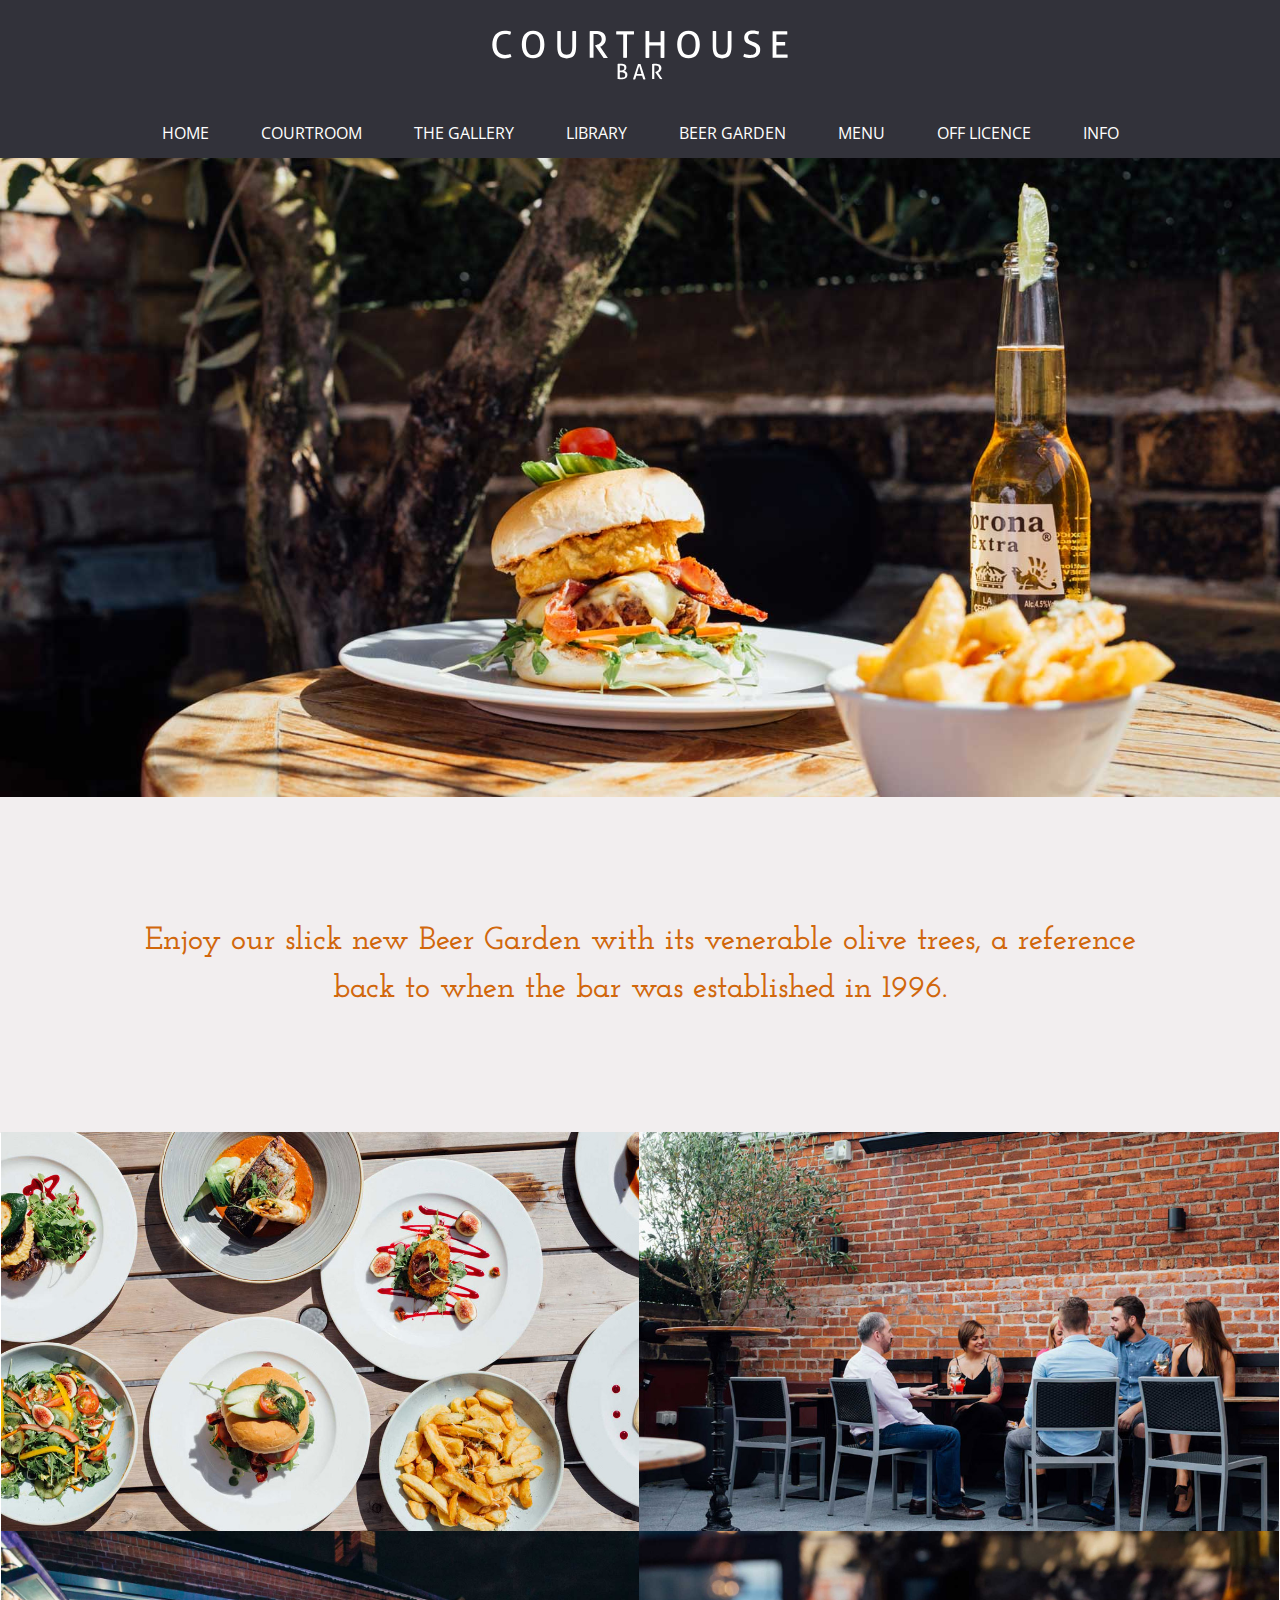
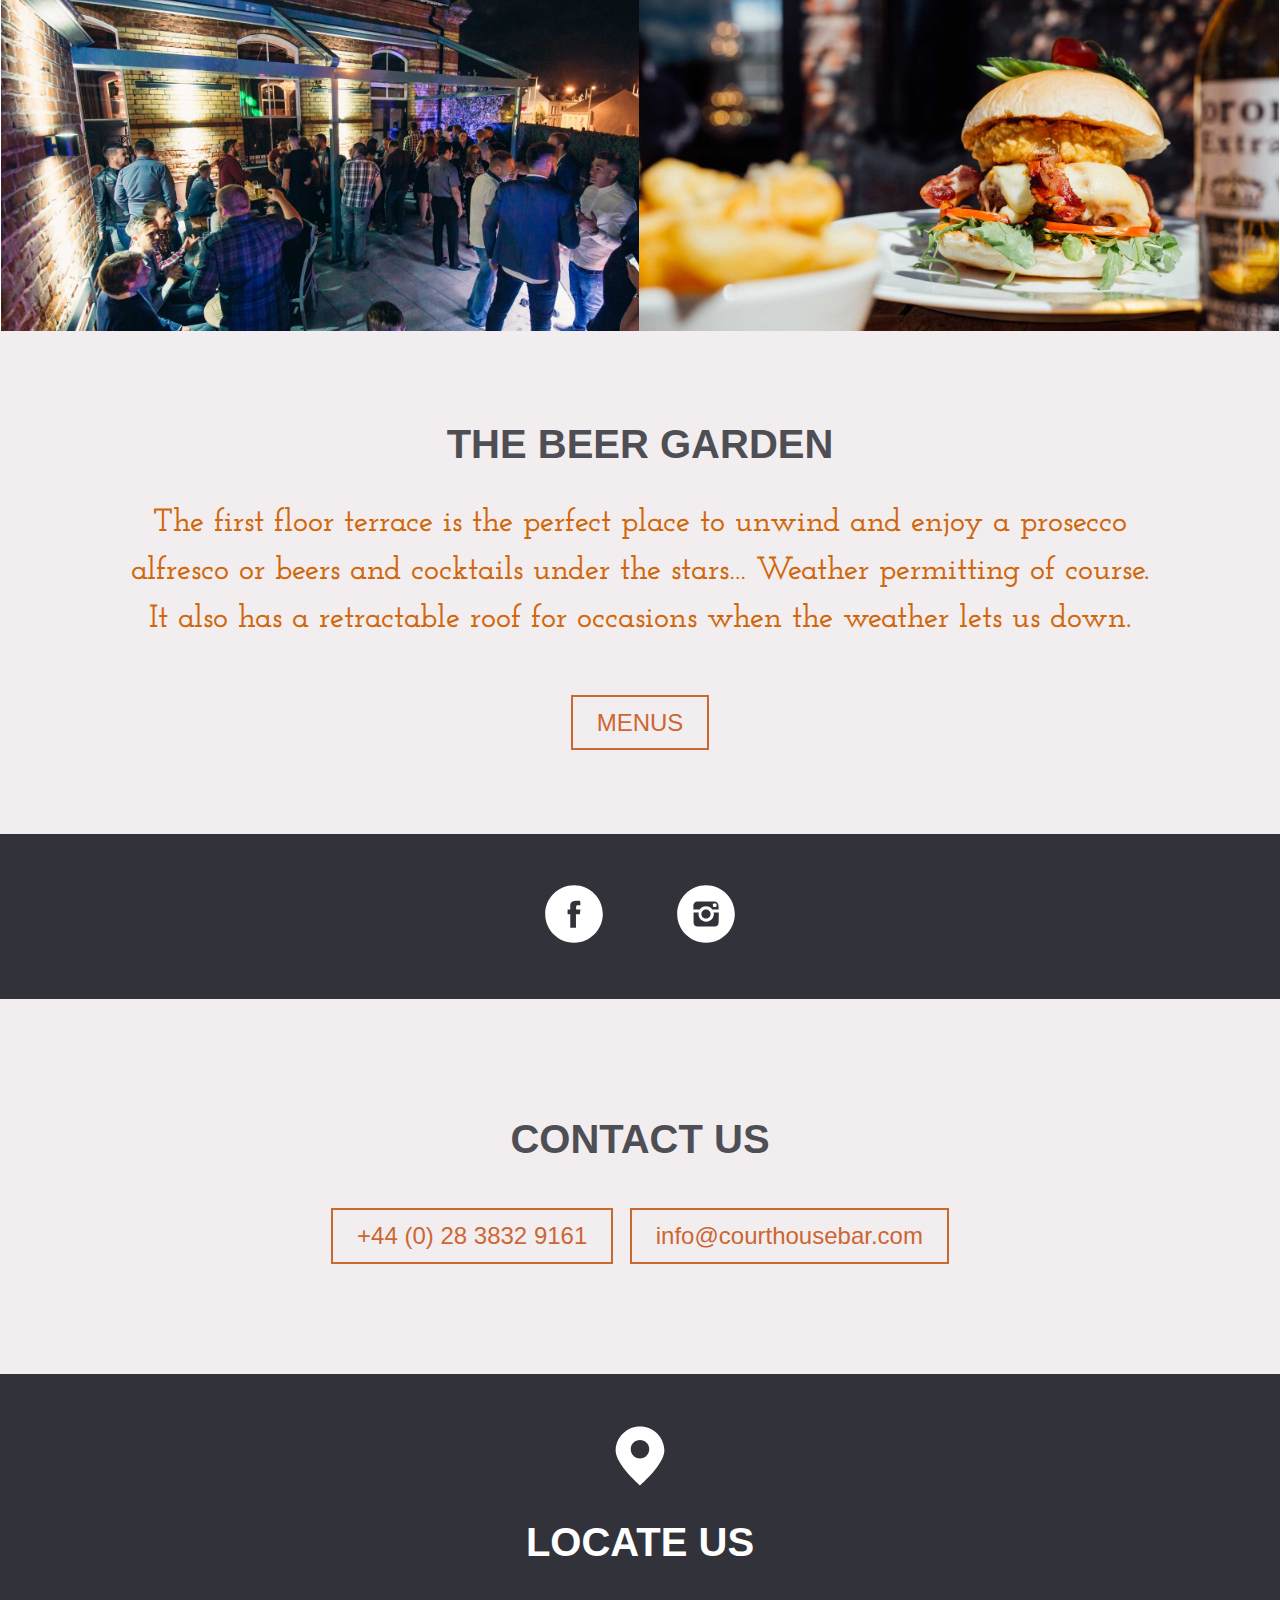
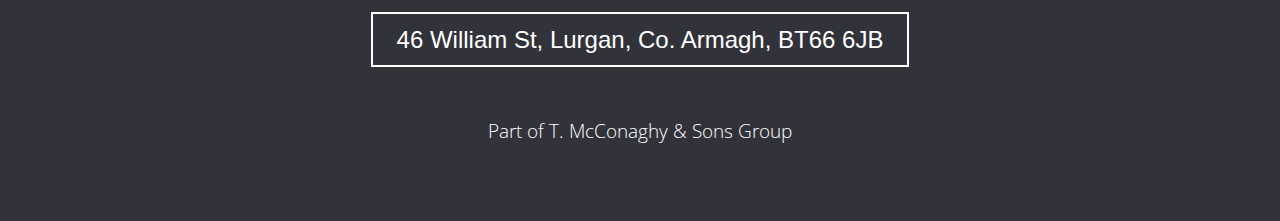
<file: beergarden.html>
<!DOCTYPE html>
<html>
  <head>
    <meta charset="utf-8">
    <meta name="viewport" content="width=device-width, initial-scale=1.0">
    <link rel="stylesheet" href="css/normalize.css">
    <link rel="stylesheet" href="css/style.css">
    <link rel="stylesheet" href="css/beergardenheader.css">
    <link href="https://fonts.googleapis.com/css?family=Open+Sans" rel="stylesheet">
    <link href="https://fonts.googleapis.com/css?family=Josefin+Slab:400,600" rel="stylesheet">
  </head>
    <body>
   <nav>
      <img class="logo" src="images/logo.svg">
      <ul>
							<a href="index.html">
        <li>
          
          Home
         
        </li>
								 </a>
							<a href="courtroom.html">
        <li>
          
          Courtroom
          
        </li>
								</a>
							 <a href="gallery.html">
        <li>
         
          The Gallery
          
        </li>
									</a>
							 <a href="library.html">
        <li>
         
          Library
         
        </li>
									 </a>
							 <a href="beergarden.html">
        <li>
         
          Beer Garden
         
        </li>
									 </a>
							<a href="menu.html">
        <li>
          
          Menu
          
        </li>
								</a>
							<a href="off_license.html">
        <li>
          
          Off Licence
          
        </li>
								</a>
							
								</a>
							<a href="info.html">
        <li>
          
          Info
          
        </li>
								</a>
						
      </ul>
    </nav>
      <header>
      
      </header>
      
      <section class="pquote">
        <p>
         Enjoy our slick new Beer Garden with its venerable olive trees, a reference back to when the bar was established in 1996.
        </p>
      </section>
      
      <section class="image_gallery">
        <div class="bgardens">
        
        </div>
        <div class="courtroom">
         
       
        </div>
        <div class="gallerybar">
          
        
        </div>
        <div class="library">
        
        
        </div>
      </section>
      
      <section class="maintext">
        <h1>
        THE BEER GARDEN
        </h1>
          <p>
          The first floor terrace is the perfect place to unwind and enjoy a prosecco alfresco or beers and cocktails under the stars… Weather permitting of course. It also has a retractable roof for occasions when the weather lets us down.
          </p>
        
            </h2>
      <a href="menu.html">
          <h2>
            
          Menus
          
          </h2>
      </a>
      </section>
      <section class="social">
      
      </section>
      <section class="social">
        
        <a href="https://www.facebook.com/courthouse.bar.5/">
        <img src="images/facebook.svg">
        </a>
        <a href="https://www.instagram.com/courthouselurgan/">
        <img src="images/instagram.svg">
        </a>
      
      </section>
      
      <section class="contact">
      <h1>
        Contact Us
      </h1>
      <a href="tel:+442838329161">
      <h2 class="conlink">
        
        +44 &#40;0&#41; 28 3832 9161
        
      </h2>
      </a>
        <a href="mailto:info@courthousebar.com">
        <h2 class="conlink">
          
        info@courthousebar.com
          
      </h2>
      </a>
      </section>
      
      <footer>
      <img src="images/locate.svg">
      <h1>
        Locate Us
      </h1>
      <h2>
        <a href="https://www.google.co.uk/maps/place/Courthouse+Bar/@54.465422,-6.336555,15z/data=!4m5!3m4!1s0x0:0xa7436ea5d7c31ff5!8m2!3d54.465422!4d-6.336555">
        46 William St, Lurgan, Co. Armagh, BT66 6JB
        </a>
      </h2>
      <p>
      <small>
        Part of T. McConaghy &amp; Sons Group
      </small>
      </p>
      </footer>
    

    </body>
    

</html>
</file>
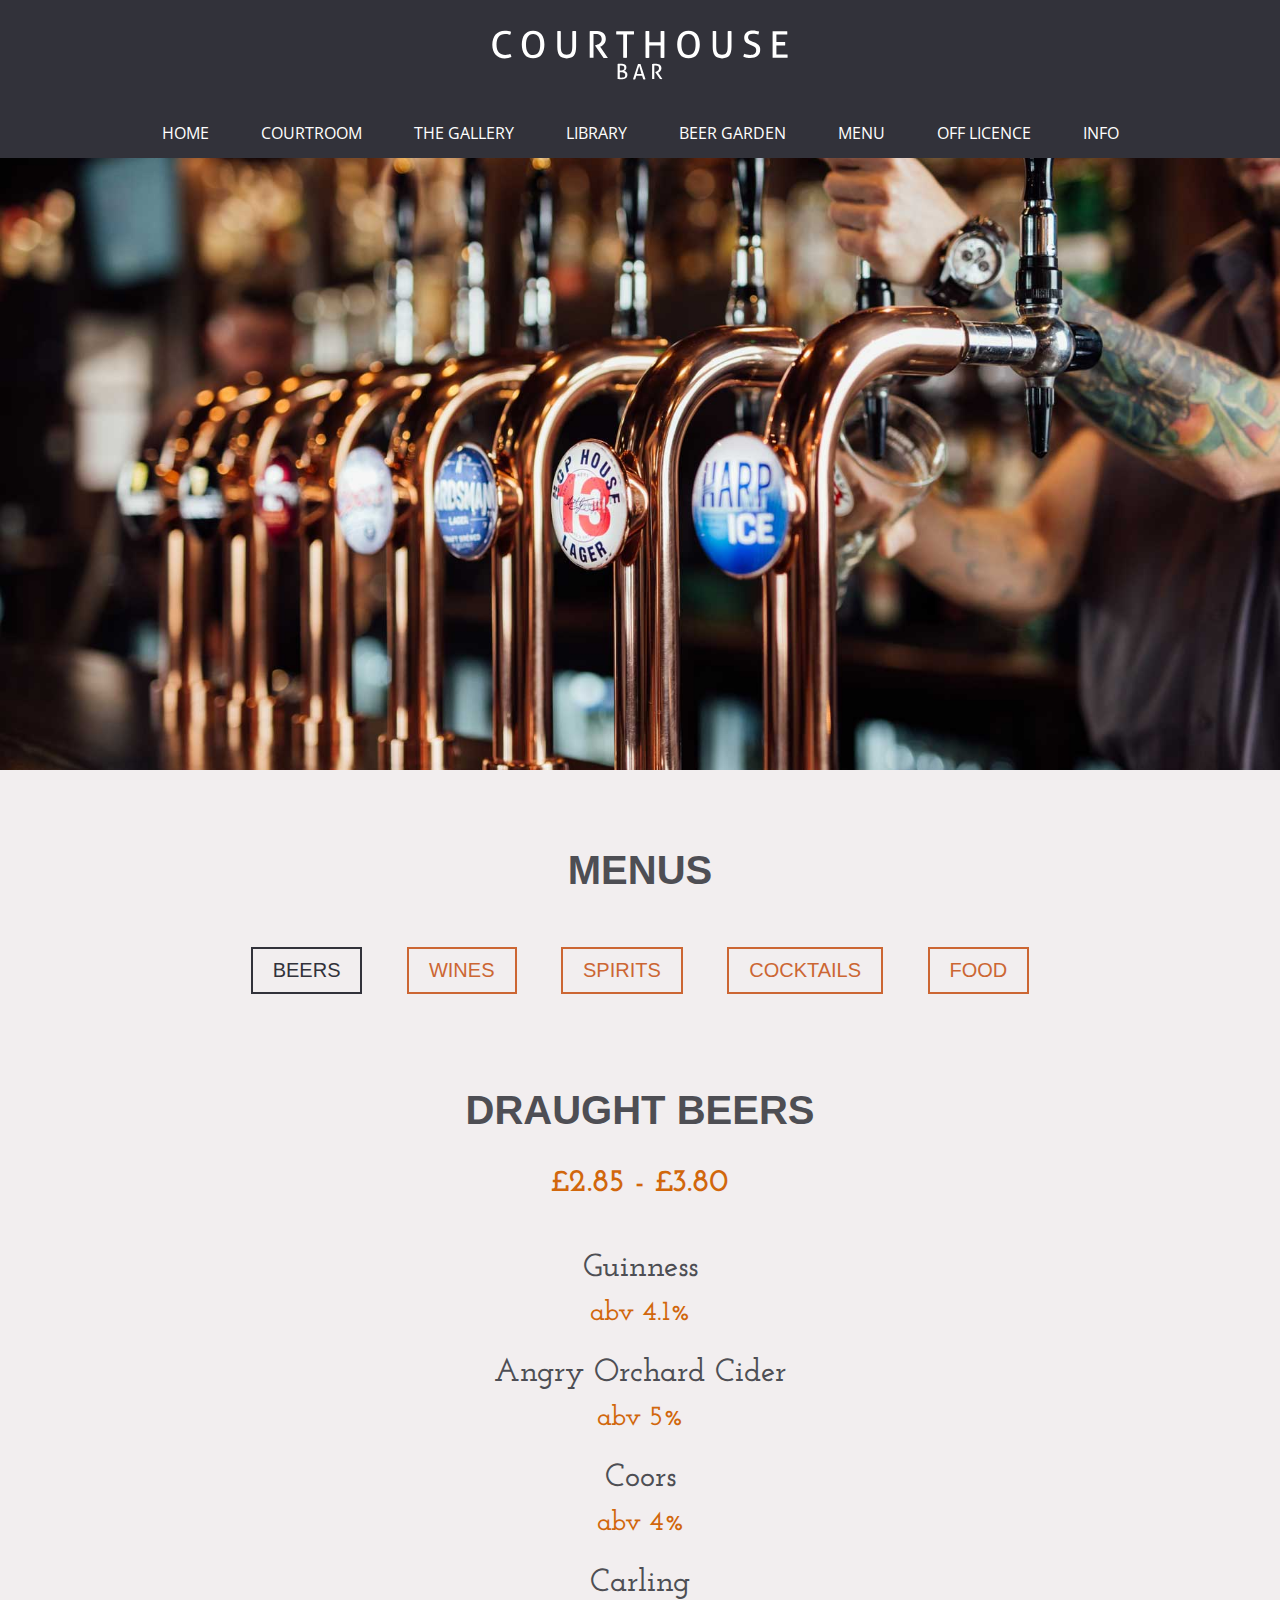
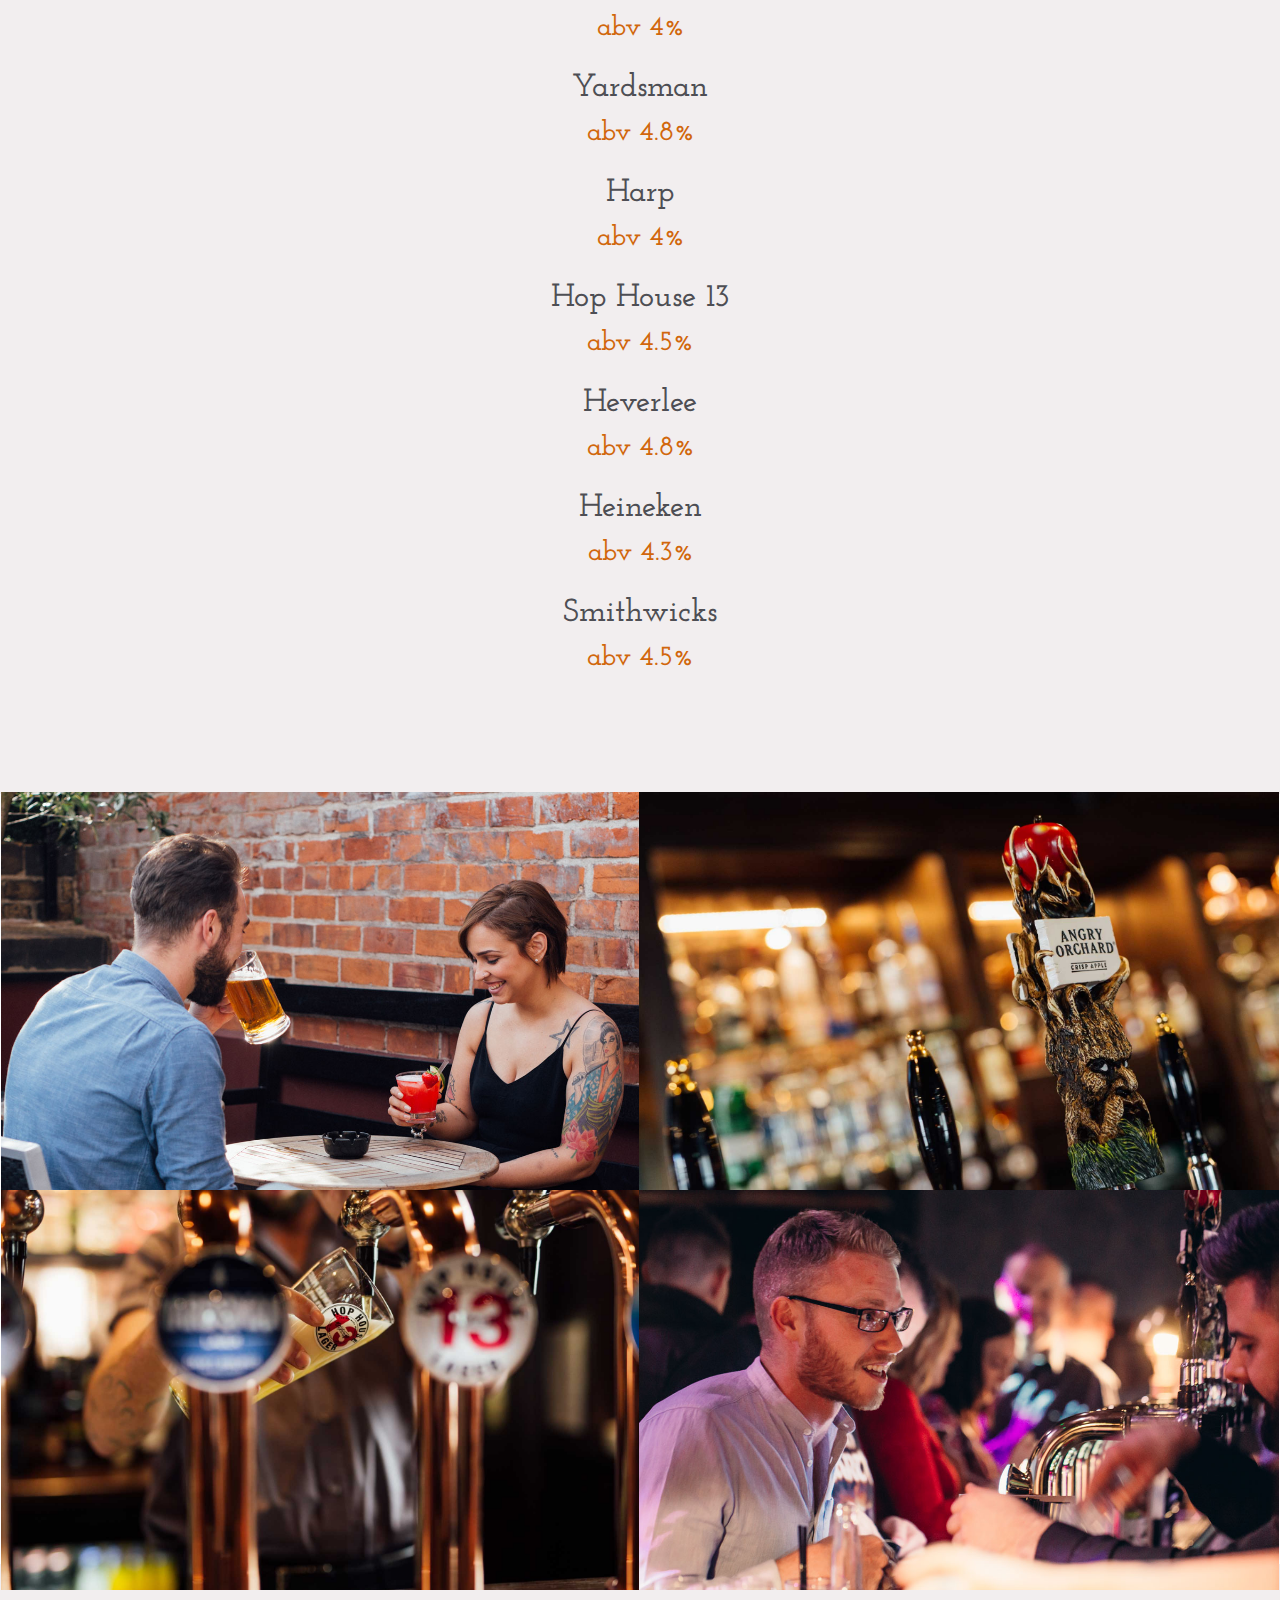
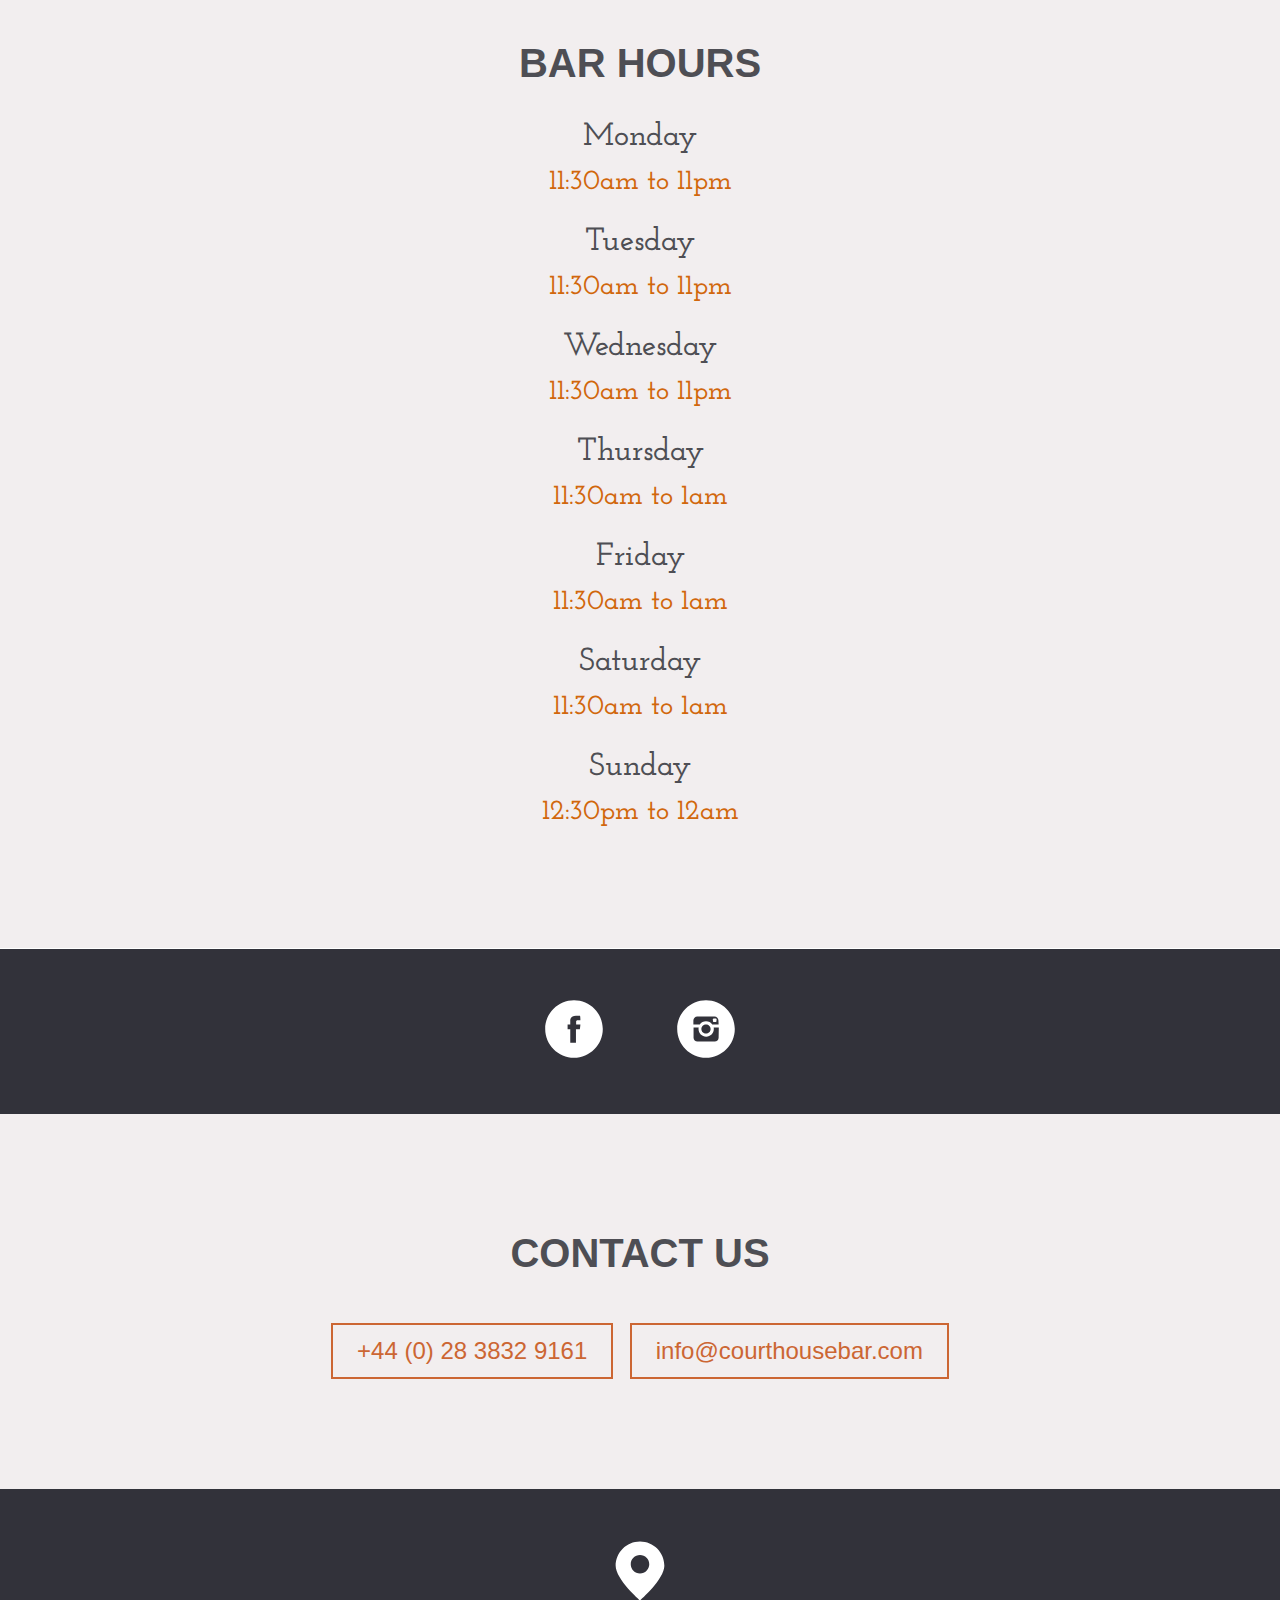
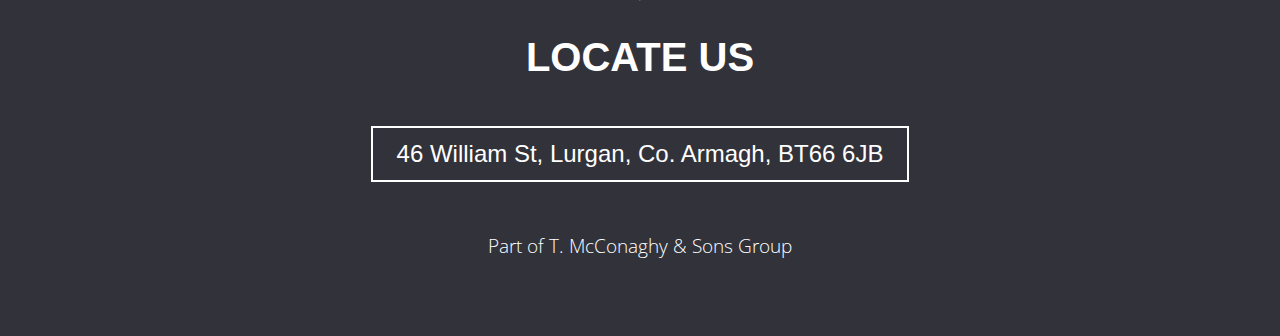
<file: beers.html>
<!DOCTYPE html>
<html>
  <head>
    <meta charset="utf-8">
    <meta name="viewport" content="width=device-width, initial-scale=1.0">
    <link rel="stylesheet" href="css/normalize.css">
    <link rel="stylesheet" href="css/style.css">
    <link rel="stylesheet" href="css/beersheader.css">
    <link href="https://fonts.googleapis.com/css?family=Open+Sans" rel="stylesheet">
    <link href="https://fonts.googleapis.com/css?family=Josefin+Slab:400,600" rel="stylesheet">
  </head>
    <body>
    <nav>
      <img class="logo" src="images/logo.svg">
      <ul>
							<a href="index.html">
        <li>
          
          Home
         
        </li>
								 </a>
							<a href="courtroom.html">
        <li>
          
          Courtroom
          
        </li>
								</a>
							 <a href="gallery.html">
        <li>
         
          The Gallery
          
        </li>
									</a>
							 <a href="library.html">
        <li>
         
          Library
         
        </li>
									 </a>
							 <a href="beergarden.html">
        <li>
         
          Beer Garden
         
        </li>
									 </a>
							<a href="menu.html">
        <li>
          
          Menu
          
        </li>
								</a>
							<a href="off_license.html">
        <li>
          
          Off Licence
          
        </li>
								</a>
							
								</a>
							<a href="info.html">
        <li>
          
          Info
          
        </li>
								</a>
						
      </ul>
    </nav>
      <header>
      
      </header>
      
      <section class="topsec">
        <h1>
        MENUS
        </h1>
        <div class="menu_buttons">
          <a href="beers.html" class="visiting">
          <h2 class="visiting">
            
            Beers
            
          </h2>
          </a>
          <a href="winelist.html">
          <h2>
            
            Wines
            
          </h2>
          </a>
        <a href="spirits.html">
        <h2>
            
            Spirits
            
          </h2>
          </a>
          <a href="cocktails.html">
        <h2>
            
            Cocktails
            
          </h2>
          </a>
          <a href="food.html">
          <h2>
            
            Food
            
          </h2>
          </a>
          </div>
        
          <h1>
            DRAUGHT BEERS
        </h1> 
        
        <h3>
        &#163;2.85 &#45; &#163;3.80
        </h3>
        
        <p class="drink">
        Guinness</p>
        
        <p class="abv">
        abv 4.1%
        </p>
        
        <p class="drink">
        Angry Orchard Cider</p>
        
        <p class="abv">
        abv 5%
        </p>
        
        <p class="drink">
        Coors</p>
        
        <p class="abv">
        abv 4%
        </p>
        
        <p class="drink">
        Carling</p>
        
        <p class="abv">
        abv 4%
        </p>
      
        <p class="drink">
        Yardsman</p>
        
        <p class="abv">
        abv 4.8%
        </p>
      
        <p class="drink">
        Harp</p>
        
        <p class="abv">
        abv 4%
        </p>
      
        <p class="drink">
        Hop House 13</p>
        
        <p class="abv">
        abv 4.5%
        </p>
        
        <p class="drink">
        Heverlee</p>
        
        <p class="abv">
        abv 4.8%
        </p>
        
        <p class="drink">
        Heineken</p>
        
        <p class="abv">
        abv 4.3%
        </p>
        
        <p class="drink">
        Smithwicks</p>
        
        <p class="abv">
        abv 4.5%
        </p>
        
        
      </section>
      
      <section class="image_gallery">
        <div class="bgardens">
        
        </div>
        <div class="courtroom">
         
       
        </div>
        <div class="gallerybar">
          
        
        </div>
        <div class="library">
        
        
        </div>
      </section>
      
      <section class="topsec">
        <h1>
        BAR HOURS
        </h1>
    
        
        <p class="drink">
        Monday</p>
        
        <p class="abv">
        11&#58;30am to 11pm
        </p>
        
        <p class="drink">
        Tuesday</p>
        
        <p class="abv">
        11&#58;30am to 11pm
        </p>
        
        <p class="drink">
        Wednesday</p>
        
        <p class="abv">
        11&#58;30am to 11pm
        </p>
      
        <p class="drink">
        Thursday</p>
        
        <p class="abv">
        11&#58;30am to 1am
        </p>
      
        <p class="drink">
        Friday</p>
        
        <p class="abv">
        11&#58;30am to 1am
        </p>
      
        <p class="drink">
        Saturday</p>
        
        <p class="abv">
        11&#58;30am to 1am
        </p>
        
        <p class="drink">
        Sunday</p>
        
        <p class="abv">
        12&#58;30pm to 12am
        </p>
        
        
        
        
      </section>
      
      
      <section class="social">
      
      </section>
      <section class="social">
        
        <a href="https://www.facebook.com/courthouse.bar.5/">
        <img src="images/facebook.svg">
        </a>
        <a href="https://www.instagram.com/courthouselurgan/">
        <img src="images/instagram.svg">
        </a>
      
      </section>
      
      <section class="contact">
      <h1>
        Contact Us
      </h1>
      
        <a href="tel:+442838329161">
      <h2 class="conlink">
        
        +44 &#40;0&#41; 28 3832 9161
        
      </h2>
        </a>
        <a href="mailto:info@courthousebar.com">
        <h2 class="conlink">
        info@courthousebar.com   
      </h2>
        </a>
      </section>
      
      <footer>
      <img src="images/locate.svg">
      <h1>
        Locate Us
      </h1>
        
        <a href="https://www.google.co.uk/maps/place/Courthouse+Bar/@54.465422,-6.336555,15z/data=!4m5!3m4!1s0x0:0xa7436ea5d7c31ff5!8m2!3d54.465422!4d-6.336555">
      <h2>
        
        46 William St, Lurgan, Co. Armagh, BT66 6JB
        
      </h2>
      </a>
      <p>
      <small>
        Part of T. McConaghy &amp; Sons Group
      </small>
      </p>
      </footer>
    

    </body>
    

</html>
</file>
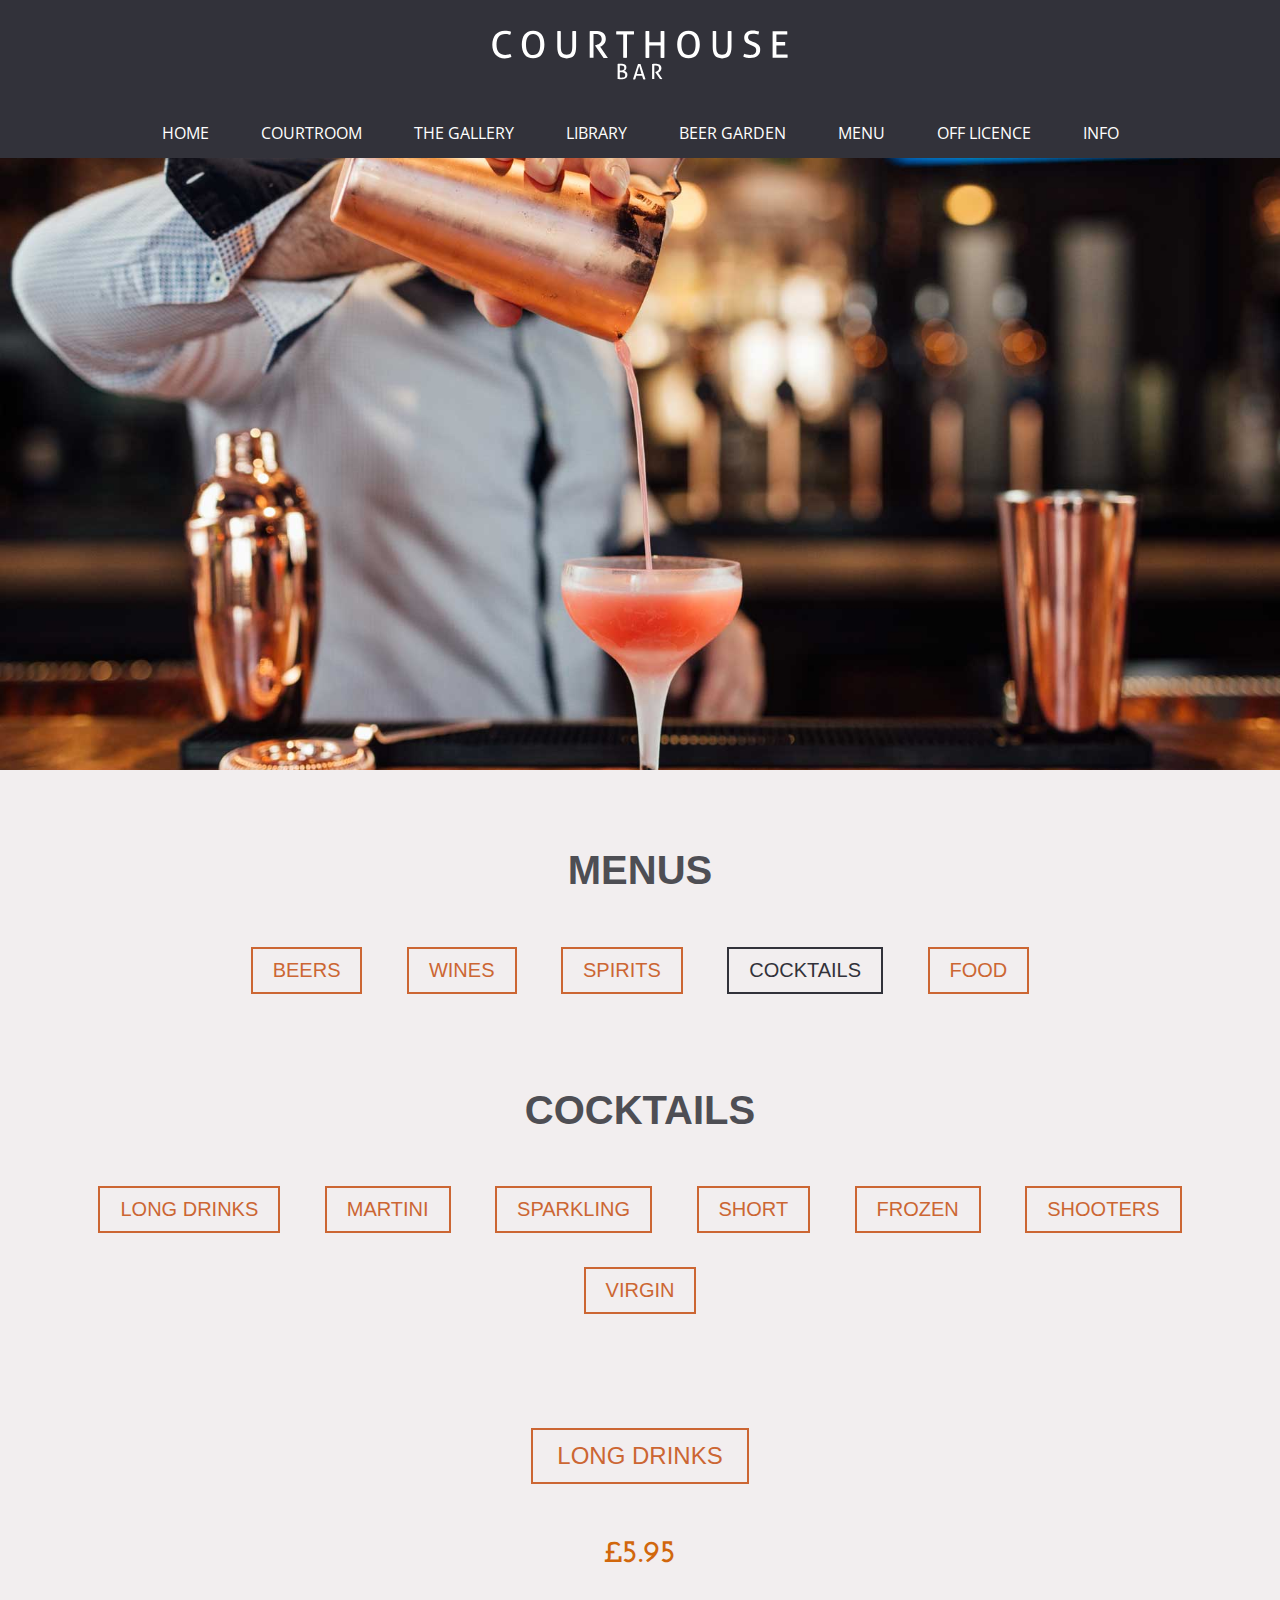
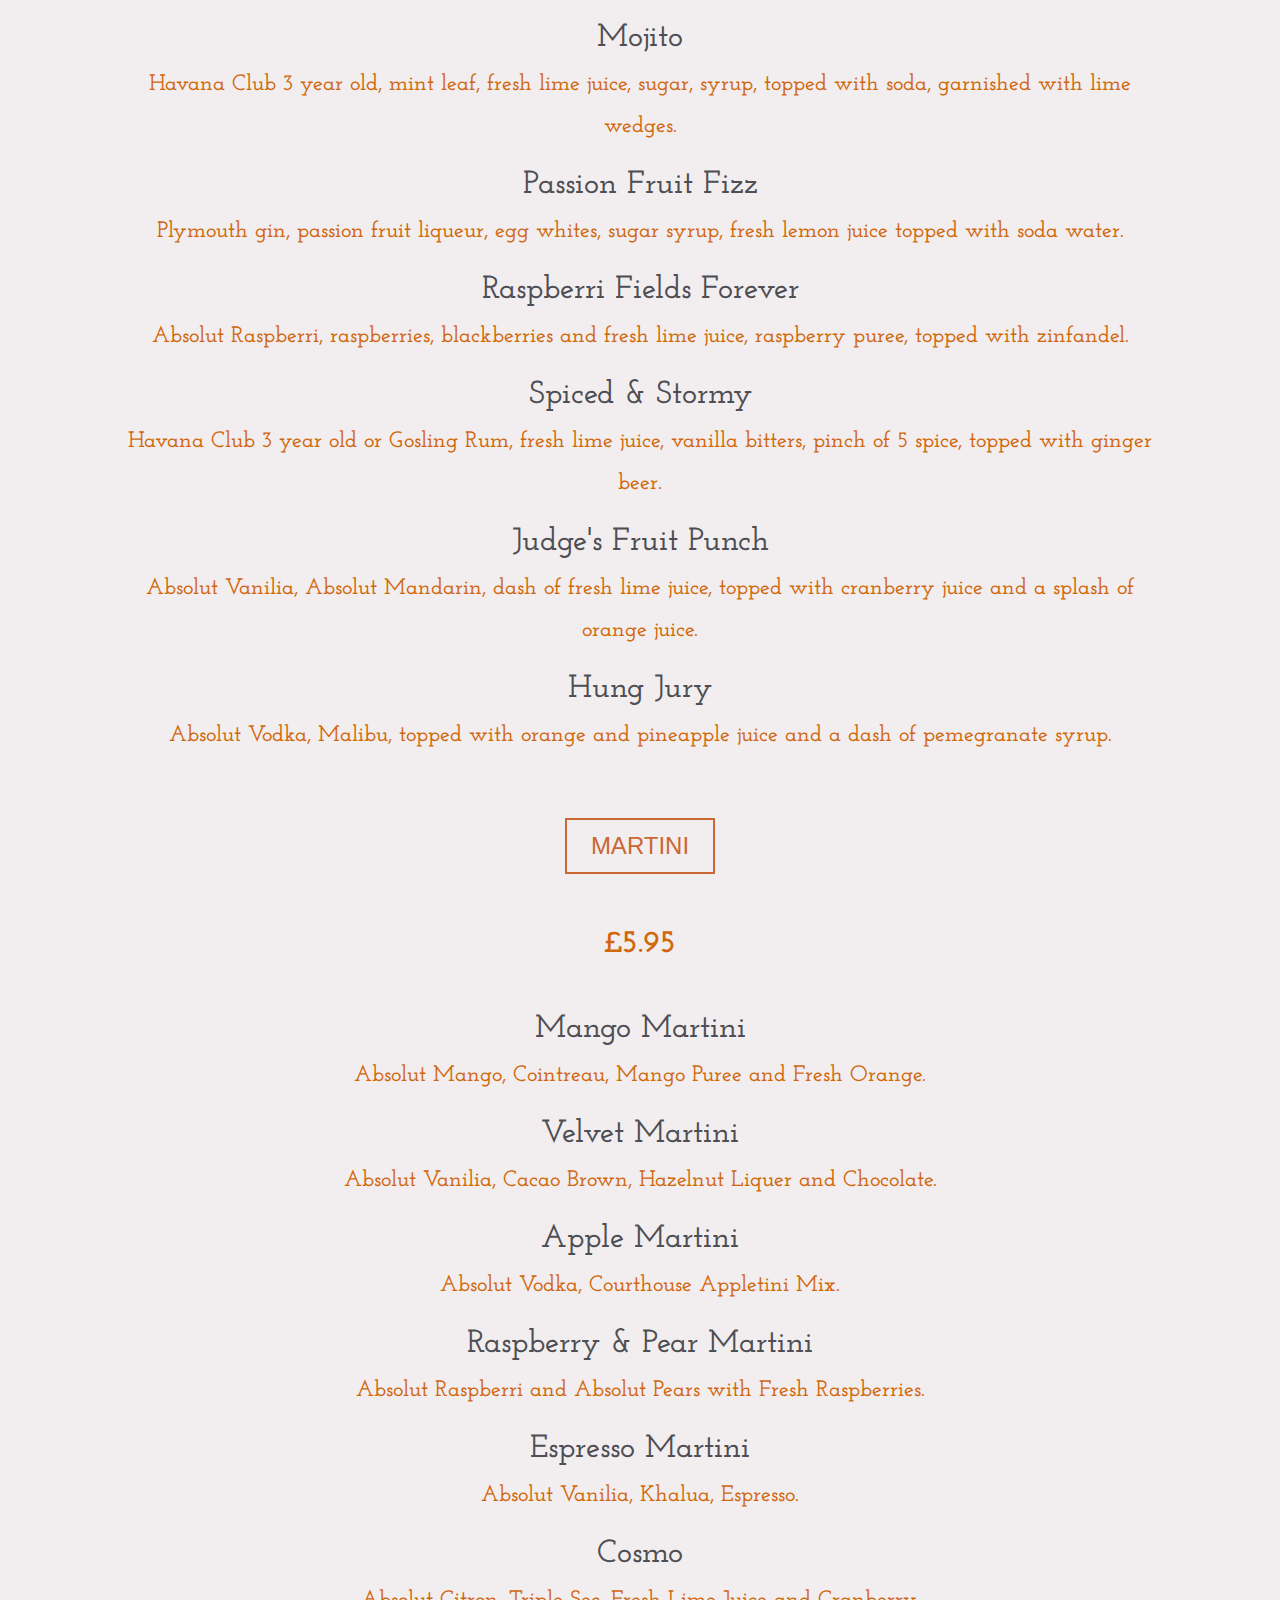
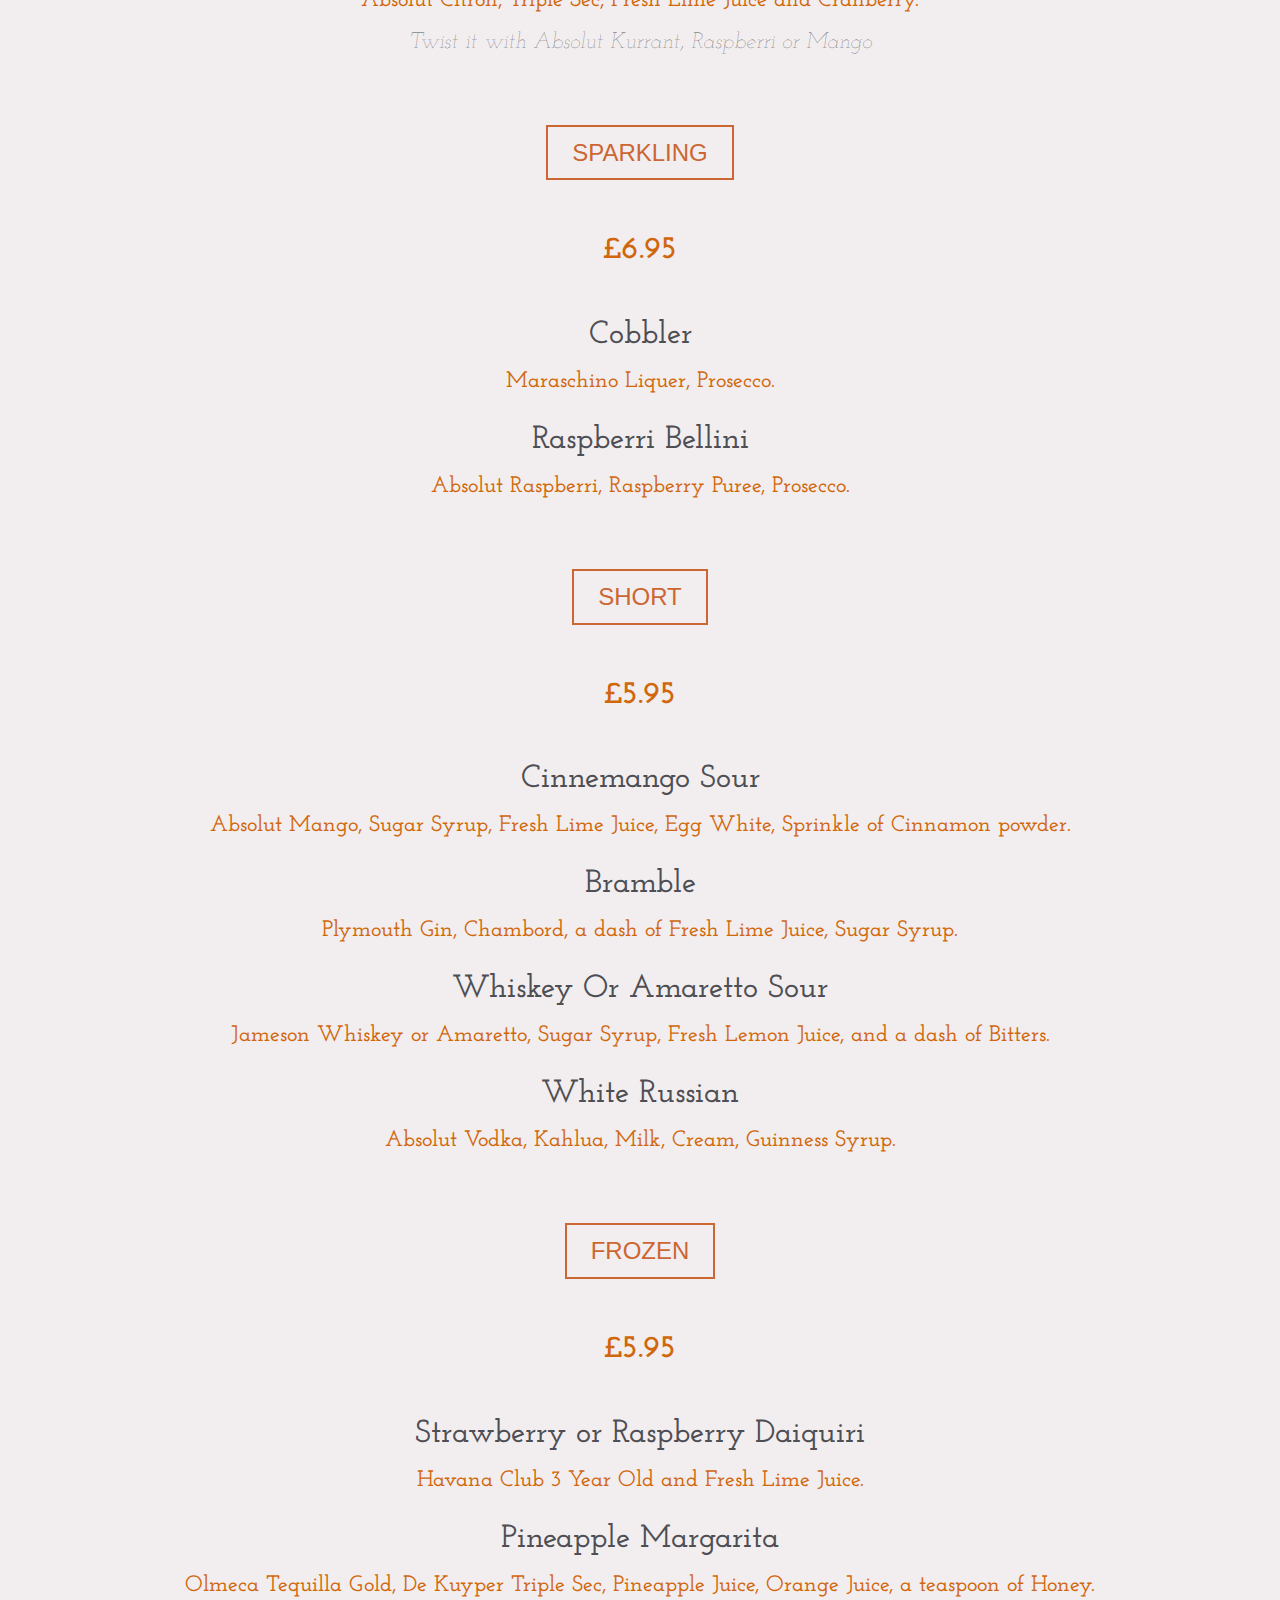
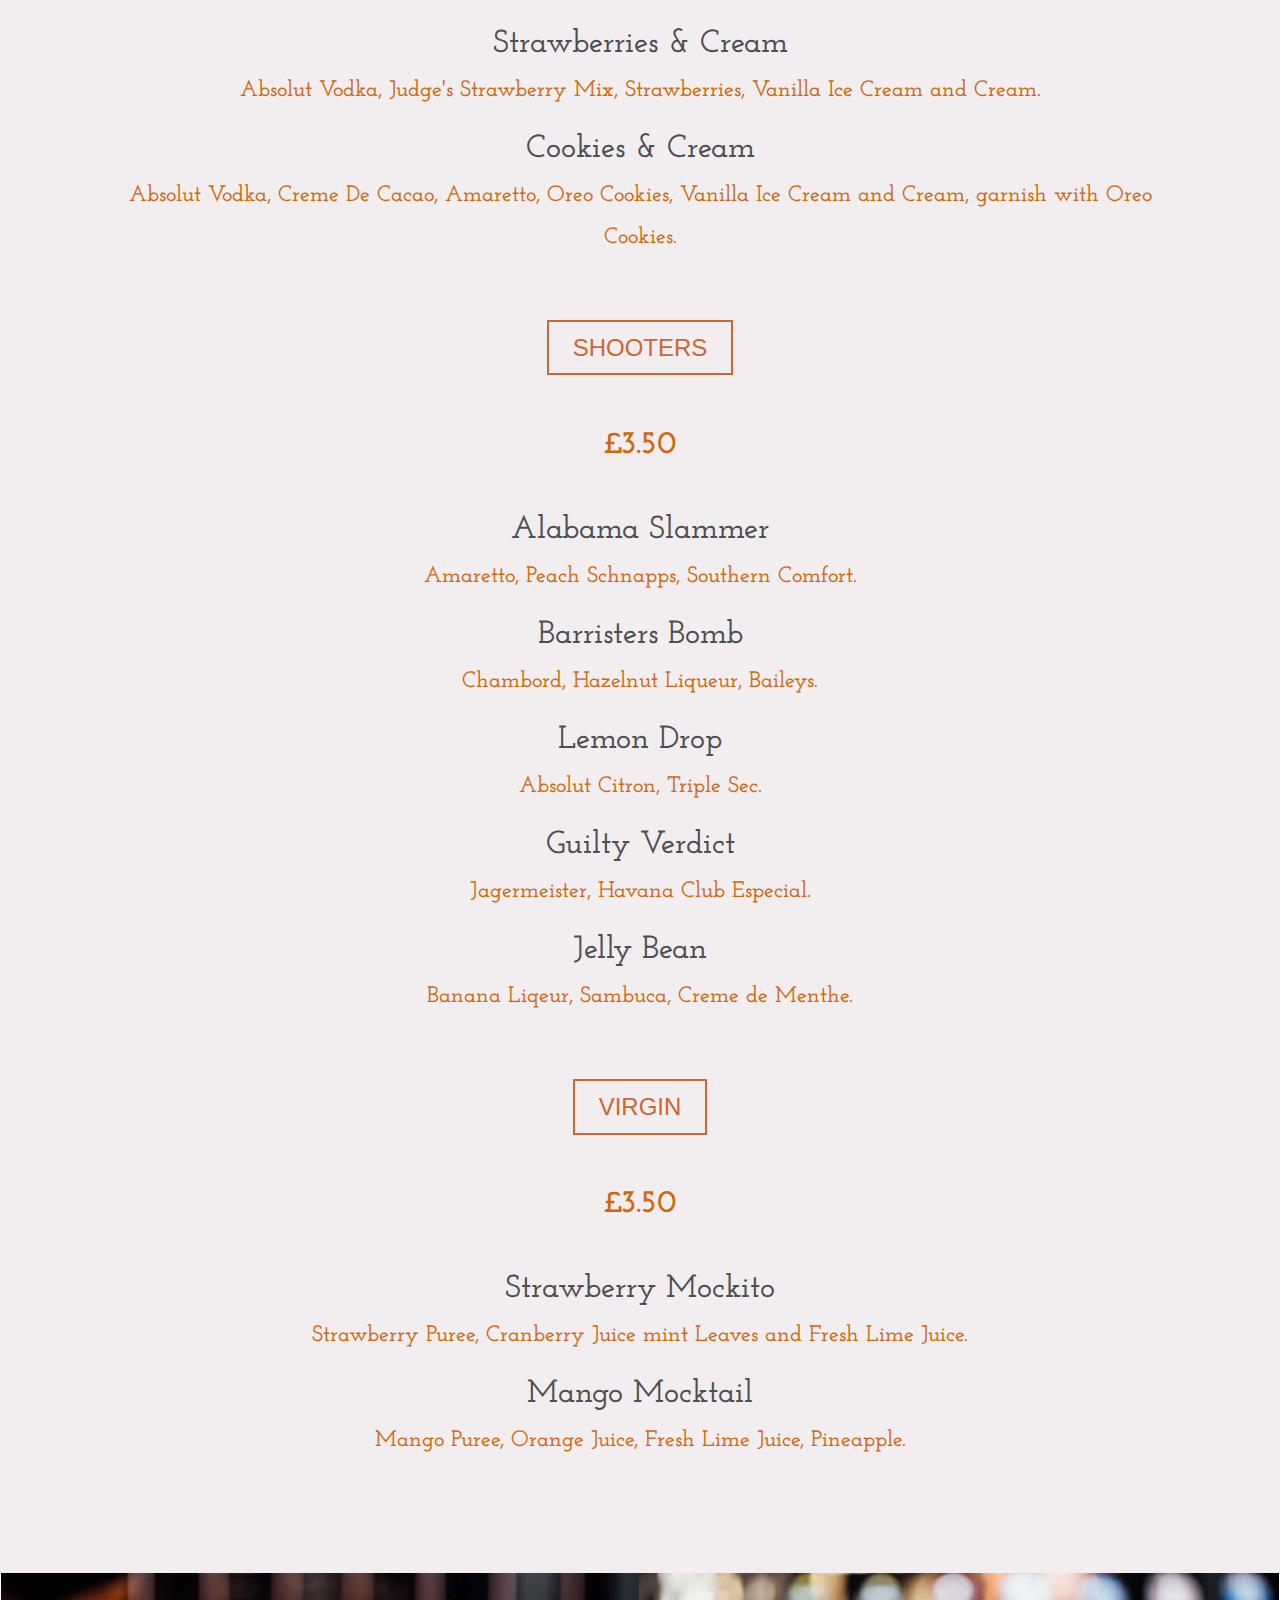
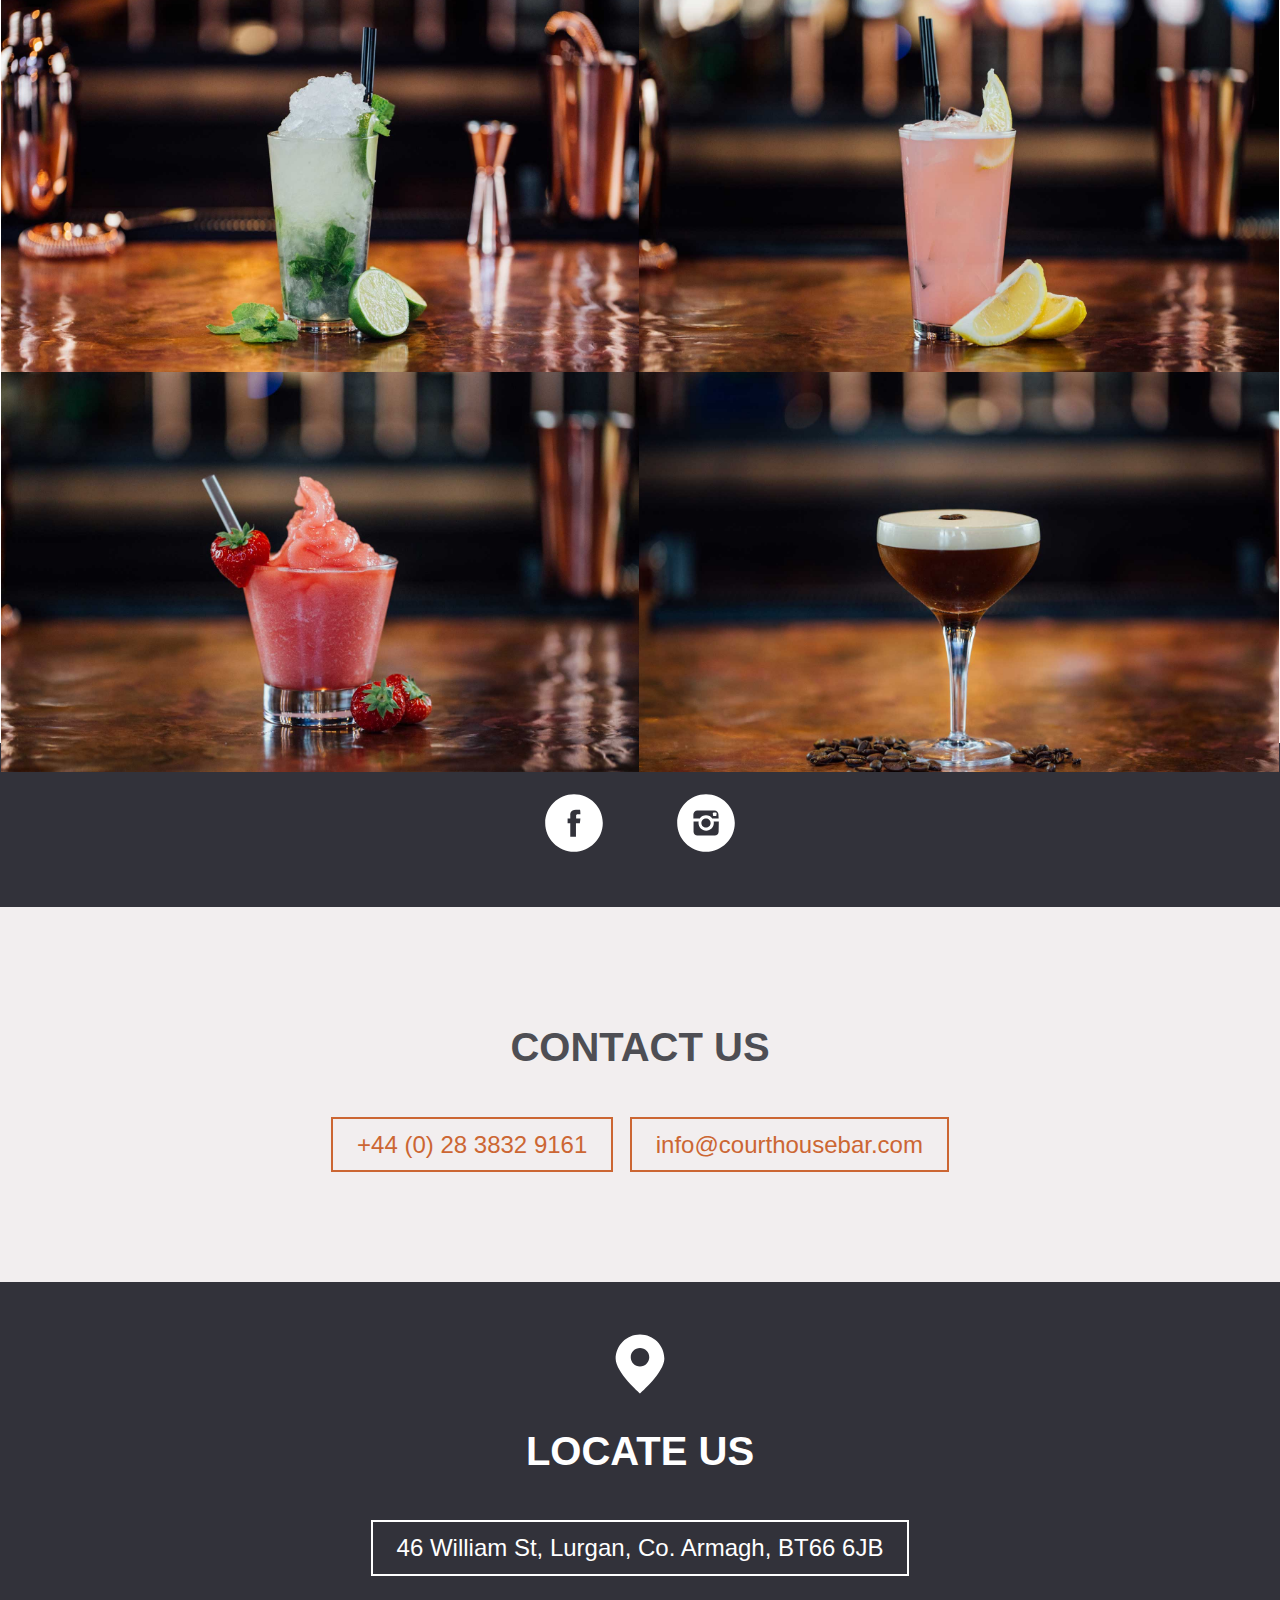
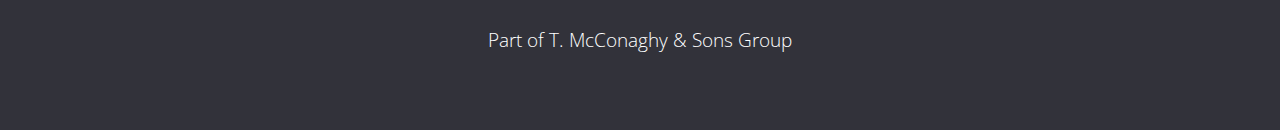
<file: cocktails.html>
<!DOCTYPE html>
<html>
  <head>
    <meta charset="utf-8">
    <meta name="viewport" content="width=device-width, initial-scale=1.0">
    <link rel="stylesheet" href="css/normalize.css">
    <link rel="stylesheet" href="css/style.css">
    <link rel="stylesheet" href="css/cocktailsheader.css">
    <link href="https://fonts.googleapis.com/css?family=Open+Sans" rel="stylesheet">
    <link href="https://fonts.googleapis.com/css?family=Josefin+Slab:400,600" rel="stylesheet">
  </head>
    <body>
    <nav>
      <img class="logo" src="images/logo.svg">
      <ul>
							<a href="index.html">
        <li>
          
          Home
         
        </li>
								 </a>
							<a href="courtroom.html">
        <li>
          
          Courtroom
          
        </li>
								</a>
							 <a href="gallery.html">
        <li>
         
          The Gallery
          
        </li>
									</a>
							 <a href="library.html">
        <li>
         
          Library
         
        </li>
									 </a>
							 <a href="beergarden.html">
        <li>
         
          Beer Garden
         
        </li>
									 </a>
							<a href="menu.html">
        <li>
          
          Menu
          
        </li>
								</a>
							<a href="off_license.html">
        <li>
          
          Off Licence
          
        </li>
								</a>
							
								</a>
							<a href="info.html">
        <li>
          
          Info
          
        </li>
								</a>
						
      </ul>
    </nav>
      <header>
      
      </header>
      
      <section class="topsec">
        <h1>
        MENUS
        </h1>
         <div class="menu_buttons">
          <a href="beers.html" >
          <h2>
            
            Beers
            
          </h2>
          </a>
          <a href="winelist.html">
          <h2>
            
            Wines
            
          </h2>
          </a>
        <a href="spirits.html">
        <h2>
            
            Spirits
            
          </h2>
          </a>
          <a href="cocktails.html" class="visiting">
        <h2 class="visiting">
            
            Cocktails
            
          </h2>
          </a>
          <a href="food.html">
          <h2>
            
            Food
            
          </h2>
          </a>
          </div>
        
        <h1>
        COCKTAILS
        </h1>
        <div class="menu_buttons">
          <a href="#long" class="smoothScroll">
          <h2>
            
            LONG DRINKS
            
          </h2>
            </a>
          <a href="#martini" class="smoothScroll">
          <h2>
            
            MARTINI
            
          </h2>
            </a>
        <a href="#sparkling" class="smoothScroll">
          <h2>
            
            SPARKLING
            
          </h2>
          </a>
        <a href="#short" class="smoothScroll">
          <h2>
            
            SHORT
            
          </h2>
          </a>
          <a href="#frozen" class="smoothScroll">
          <h2>
            
            FROZEN
            
          </h2>
            </a>
          <a href="#shooters" class="smoothScroll">
          <h2>
            
            SHOOTERS
            
          </h2>
          </a>
          <a href="#virgin" class="smoothScroll">
          <h2>
            
            VIRGIN
            
          </h2>
          </a>
        </div>
        
        <h2 id="long" class="wines">
          LONG DRINKS
        </h2>
        
        <h3>
        &#163;5.95
        </h3>
        
        
        <p class="drink">
        Mojito
        </p>
        
        <p class="abv">
          <small>
        Havana Club 3 year old, mint leaf, fresh lime juice, sugar, syrup, topped with soda, garnished with lime wedges.
          </small>
        </p>
        
        <p class="drink">
        Passion Fruit Fizz
        </p>
        
        <p class="abv">
          <small>
        Plymouth gin, passion fruit liqueur, egg whites, sugar syrup, fresh lemon juice topped with soda water.

          </small>
        </p>
        
        <p class="drink">
        Raspberri Fields Forever</p>
        
        <p class="abv">
          <small>
        Absolut Raspberri, raspberries, blackberries and fresh lime juice, raspberry puree, topped with zinfandel.

          </small>
        </p>
  
        <p class="drink">
        Spiced &amp; Stormy</p>
        
        <p class="abv">
          <small>
        Havana Club 3 year old or Gosling Rum, fresh lime juice, vanilla bitters, pinch of 5 spice, topped with ginger beer.

          </small>
        </p>
  
         <p class="drink">
        Judge&#39;s Fruit Punch</p>
        
        <p class="abv">
          <small>
        Absolut Vanilia, Absolut Mandarin, dash of fresh lime juice, topped with cranberry juice and a splash of orange juice.
          </small>
        </p>
  
        <p class="drink">
        Hung Jury
        </p>
        
        <p class="abv">
          <small>
        Absolut Vodka, Malibu, topped with orange and pineapple juice and a dash of pemegranate syrup.

          </small>
        </p>
        
       
        
        <h2 id="martini" class="wines">
          MARTINI
        </h2>
        
        <h3>
        &#163;5.95
        </h3>
      
  
        <p class="drink">
        Mango Martini</p>
        
        <p class="abv">
          <small>
        Absolut Mango, Cointreau, Mango Puree and Fresh Orange.

          </small>
        </p>
  
         <p class="drink">
        Velvet Martini</p>
        
        <p class="abv">
          <small>
        Absolut Vanilia, Cacao Brown, Hazelnut Liquer and Chocolate.

          </small>
        </p>
  
        <p class="drink">
        Apple Martini
        </p>
        
        <p class="abv">
          <small>
        Absolut Vodka, Courthouse Appletini Mix.

          </small>
        </p>
  
        <p class="drink">
        Raspberry &amp; Pear Martini
        </p>
        
        <p class="abv">
          <small>
        Absolut Raspberri and Absolut Pears with Fresh Raspberries.

          </small>
        </p>
  
  
  <p class="drink">
        Espresso Martini
        </p>
        
        <p class="abv">
          <small>
        Absolut Vanilia, Khalua, Espresso.


          </small>
        </p>
  
  <p class="drink">
        Cosmo
        </p>
        
        <p class="abv">
          <small>
        Absolut Citron, Triple Sec, Fresh Lime Juice and Cranberry.
            <br>
            <i>
              Twist it with Absolut Kurrant, Raspberri or Mango

            </i>


          </small>
        </p>
        
        
        
        
        <h2 id="sparkling" class="wines">
          SPARKLING
        </h2>
        
        <h3>
        &#163;6.95
        </h3>
      
        <p class="drink">
        Cobbler
        </p>
        <p class="abv">
          <small>
        Maraschino Liquer, Prosecco.


          </small>
        </p>
        
        <p class="drink">
        Raspberri Bellini
        </p>
        <p class="abv">
          <small>
        Absolut Raspberri, Raspberry Puree, Prosecco.


          </small>
        </p>
      
        
      
        <h2 id="short" class="wines">
          SHORT
        </h2>
  
        <h3>
        &#163;5.95
        </h3>
  
        <p class="drink">
        Cinnemango Sour
        </p>
        
        <p class="abv">
          <small>
        Absolut Mango, Sugar Syrup, Fresh Lime Juice, Egg White, Sprinkle of Cinnamon powder.
          </small>
        </p>
  
        <p class="drink">
        Bramble
        </p>
        
        <p class="abv">
          <small>
        Plymouth Gin, Chambord, a dash of Fresh Lime Juice, Sugar Syrup.
          </small>
        </p>
  
        <p class="drink">
        Whiskey Or Amaretto Sour

        </p>
        
        <p class="abv">
          <small>
        Jameson Whiskey or Amaretto, Sugar Syrup, Fresh Lemon Juice, and a dash of Bitters.

          </small>
        </p>
  
        <p class="drink">
        White Russian
        </p>
        
        <p class="abv">
          <small>
        Absolut Vodka, Kahlua, Milk, Cream, Guinness Syrup.

          </small>
        </p>

        
     
        
     
     
        
        <h2 id="frozen" class= "wines">
          FROZEN
        </h2>
      
        <h3>
        &#163;5.95
        </h3>
        
        
        <p class="drink">
        Strawberry or Raspberry Daiquiri
        </p>
        
        <p class="abv">
          <small>
        Havana Club 3 Year Old and Fresh Lime Juice.

          </small>
        </p>
  
        <p class="drink">
        Pineapple Margarita

        </p>
        
        <p class="abv">
          <small>
        Olmeca Tequilla Gold, De Kuyper Triple Sec, Pineapple Juice, Orange Juice, a teaspoon of Honey.


          </small>
        </p>
  
        <p class="drink">
        Strawberries &amp; Cream
        </p>
        
        <p class="abv">
          <small>
        Absolut Vodka, Judge&#39;s Strawberry Mix, Strawberries, Vanilla Ice Cream and Cream.

          </small>
        </p>
  
        <p class="drink">
        Cookies &amp; Cream
        </p>
        
        <p class="abv">
          <small>
        Absolut Vodka, Creme De Cacao, Amaretto, Oreo Cookies, Vanilla Ice Cream and Cream, garnish with Oreo Cookies.

          </small>
        </p>
  
        <h2 id="shooters" class= "wines">
          SHOOTERS
        </h2>
      
        <h3>
        &#163;3.50
        </h3>
        
        
        <p class="drink">
        Alabama Slammer
        </p>
        
        <p class="abv">
          <small>
        Amaretto, Peach Schnapps, Southern Comfort.

          </small>
        </p>
  
        <p class="drink">
        Barristers Bomb

        </p>
        
        <p class="abv">
          <small>
        Chambord, Hazelnut Liqueur, Baileys.



          </small>
        </p>
  
  
         <p class="drink">
        Lemon Drop


        </p>
        
        <p class="abv">
          <small>
        Absolut Citron, Triple Sec.



          </small>
        </p>
  
         <p class="drink">
        Guilty Verdict

        </p>
        
        <p class="abv">
          <small>
        Jagermeister, Havana Club Especial.



          </small>
        </p>
  
         <p class="drink">
        Jelly Bean


        </p>
        
        <p class="abv">
          <small>
        Banana Liqeur, Sambuca, Creme de Menthe.



          </small>
        </p>
  
  
  <h2 id="virgin" class= "wines">
          VIRGIN
        </h2>
      
        <h3>
        &#163;3.50
        </h3>
        
        
        <p class="drink">
        Strawberry Mockito
        </p>
        
        <p class="abv">
          <small>
        Strawberry Puree, Cranberry Juice mint Leaves and Fresh Lime Juice.

          </small>
        </p>
  
        <p class="drink">
        Mango Mocktail

        </p>
        
        <p class="abv">
          <small>
        Mango Puree, Orange Juice, Fresh Lime Juice, Pineapple.



          </small>
        </p>
        
        
      </section>
      
      <section class="image_gallery">
        <div class="bgardens">
        
        </div>
        <div class="courtroom">
         
       
        </div>
        <div class="gallerybar">
          
        
        </div>
        <div class="library">
        
        
        </div>
      </section>
      
      
    
      
      
      <section class="social">
      
      </section>
      <section class="social">
        
        <a href="https://www.facebook.com/courthouse.bar.5/">
        <img src="images/facebook.svg">
        </a>
        <a href="https://www.instagram.com/courthouselurgan/">
        <img src="images/instagram.svg">
        </a>
      
      </section>
      
      <section class="contact">
      <h1>
        Contact Us
      </h1>
      
        <a href="tel:+442838329161">
      <h2 class="conlink">
        
        +44 &#40;0&#41; 28 3832 9161
        
      </h2>
          </a>
        <a href="mailto:info@courthousebar.com">
        <h2 class="conlink">
          
        info@courthousebar.com
          
      </h2>
          </a>
      </section>
      
      <footer>
      <img src="images/locate.svg">
      <h1>
        Locate Us
      </h1>
        <a href="https://www.google.co.uk/maps/place/Courthouse+Bar/@54.465422,-6.336555,15z/data=!4m5!3m4!1s0x0:0xa7436ea5d7c31ff5!8m2!3d54.465422!4d-6.336555">
      <h2>
        
        46 William St, Lurgan, Co. Armagh, BT66 6JB
        
      </h2>
        </a>
      <p>
      <small>
        Part of T. McConaghy &amp; Sons Group
      </small>
      </p>
      </footer>
    

    </body>
    <script type="text/javascript" src="lib.js"></script>
    <script type="text/javascript" src="smoothscroll.js"></script>

</html>
</file>
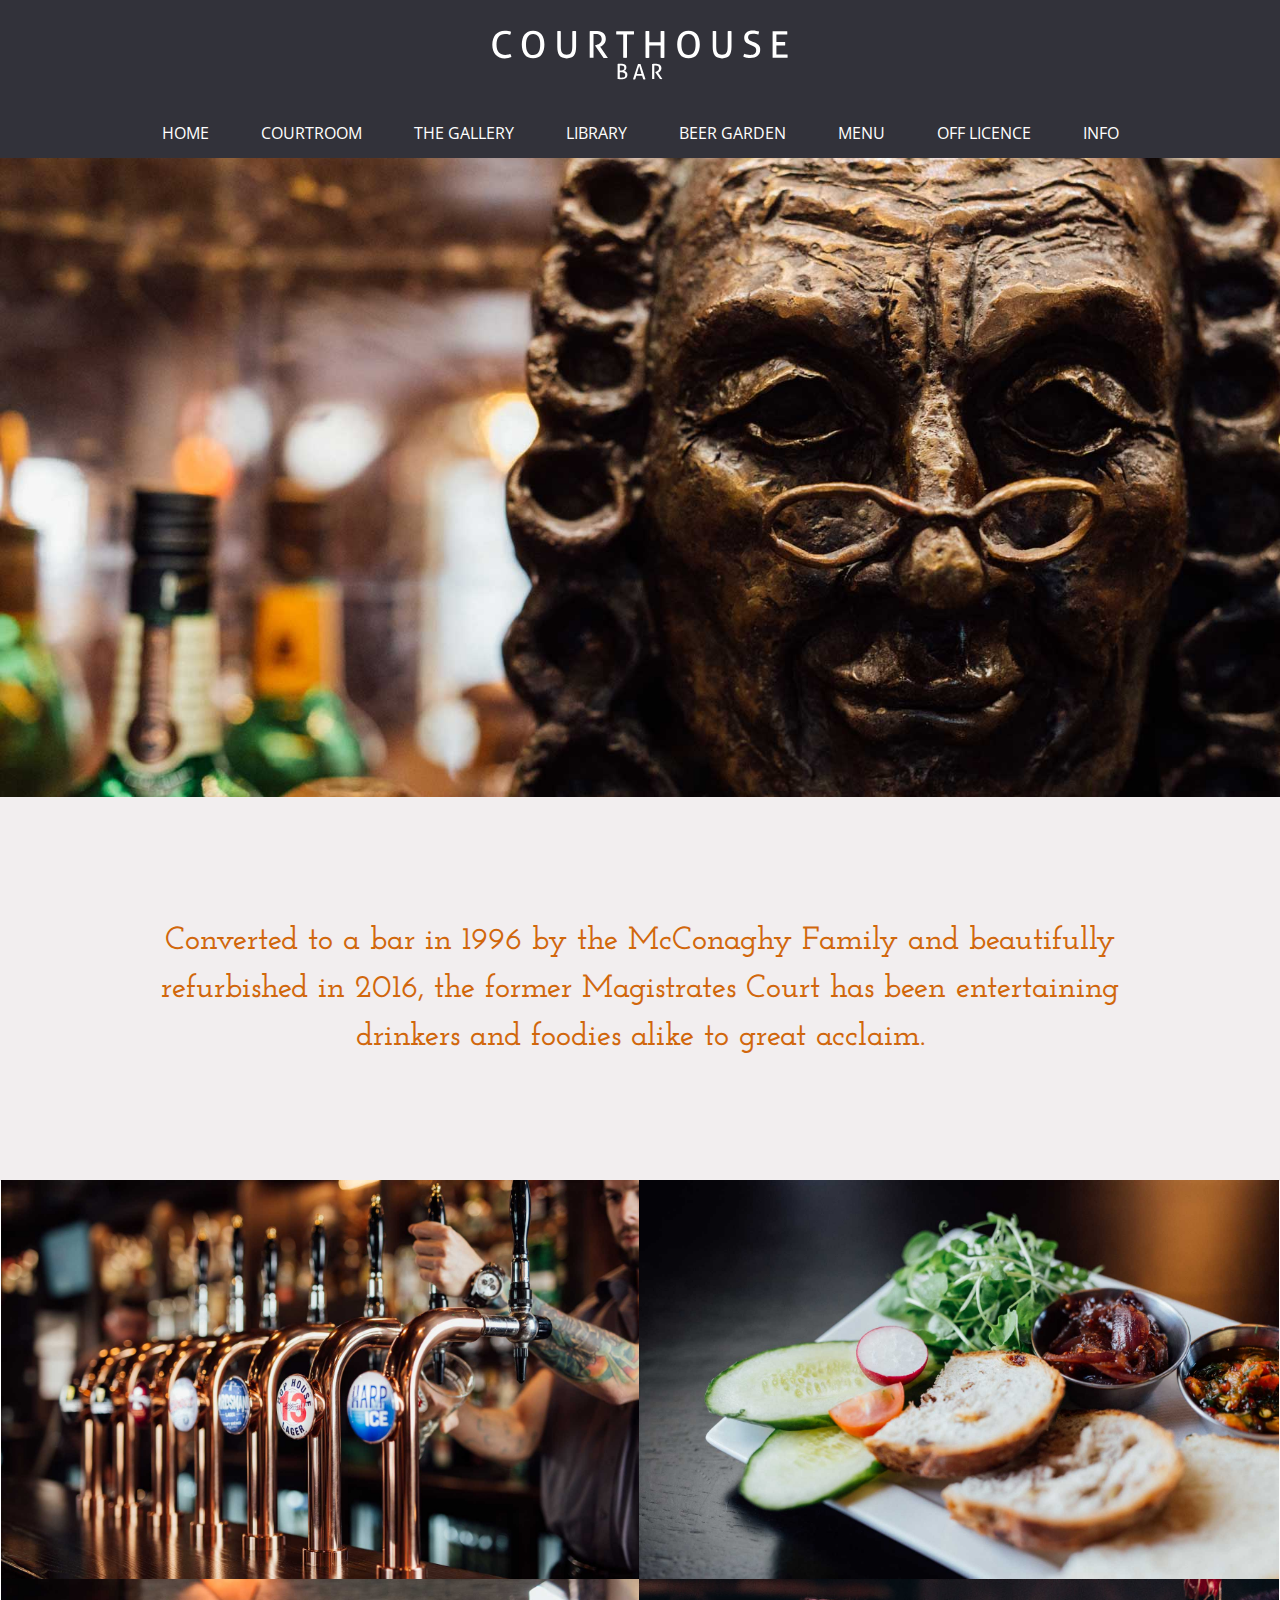
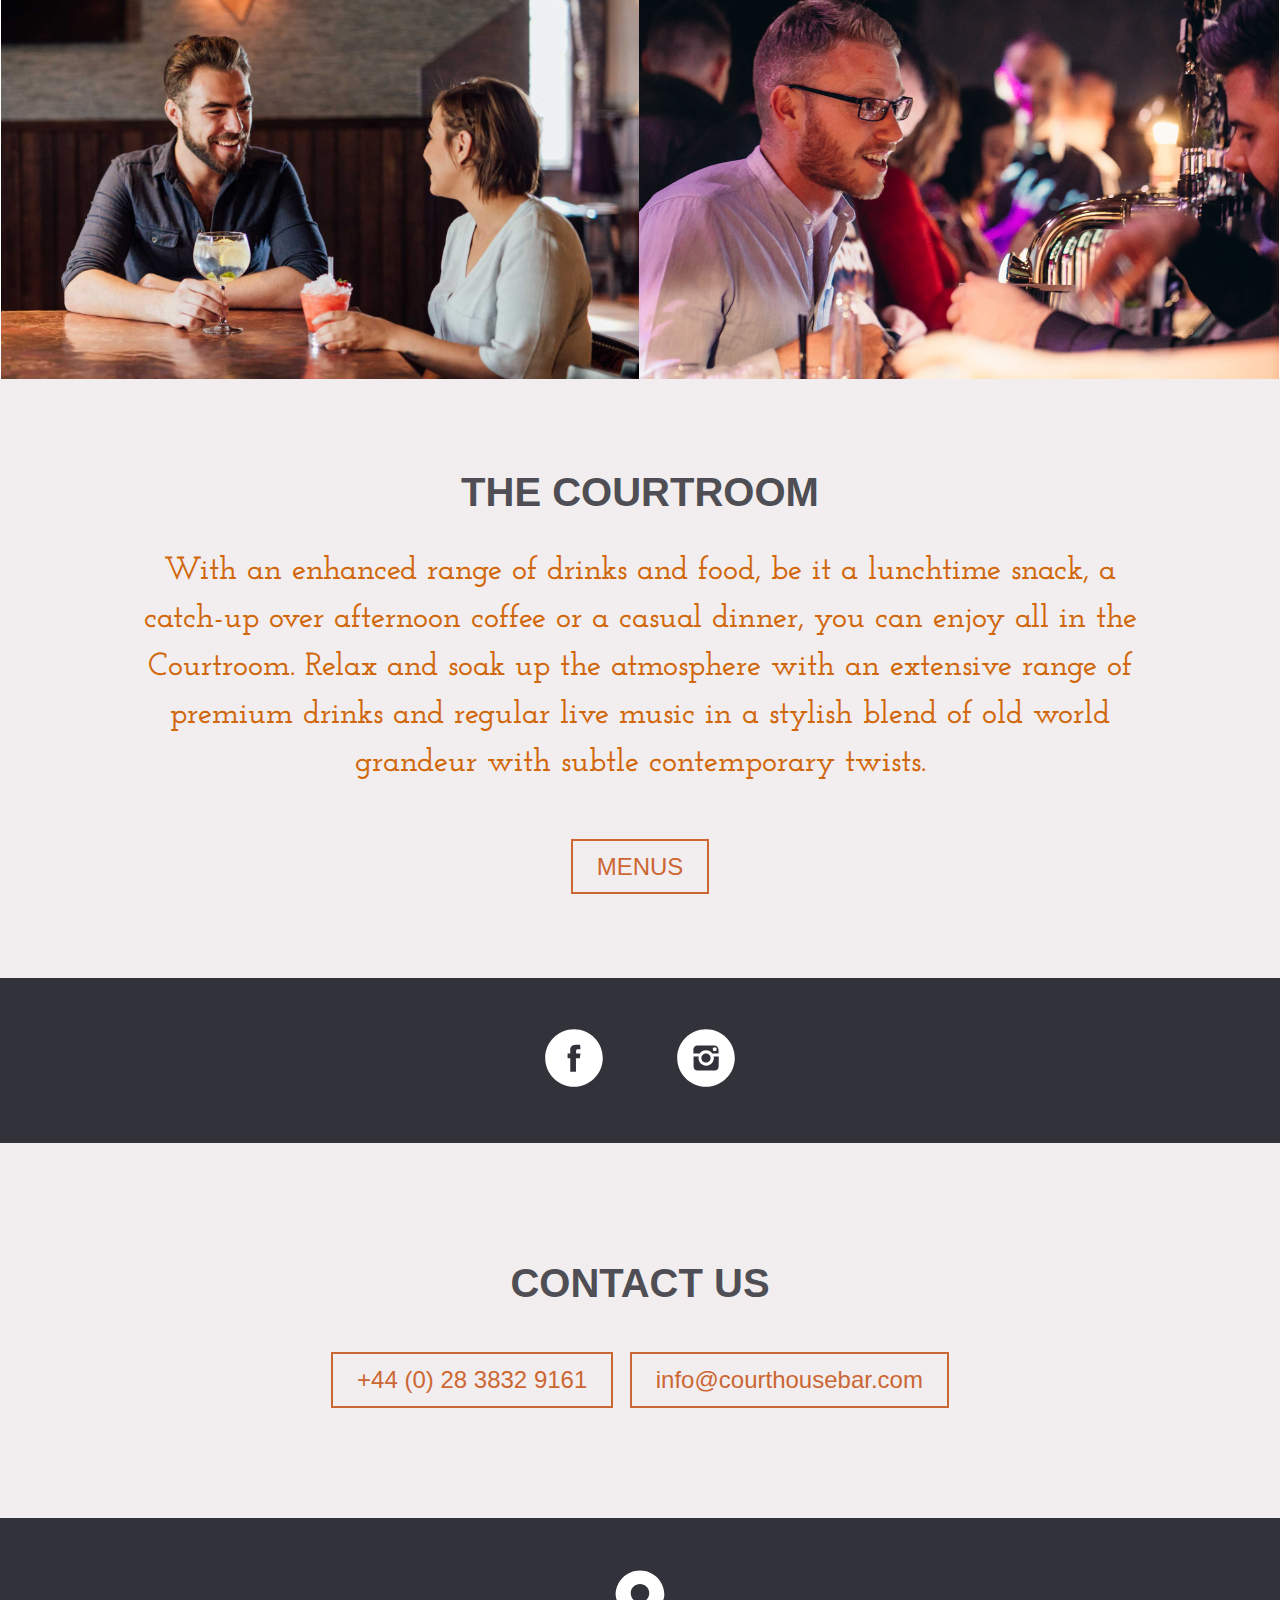
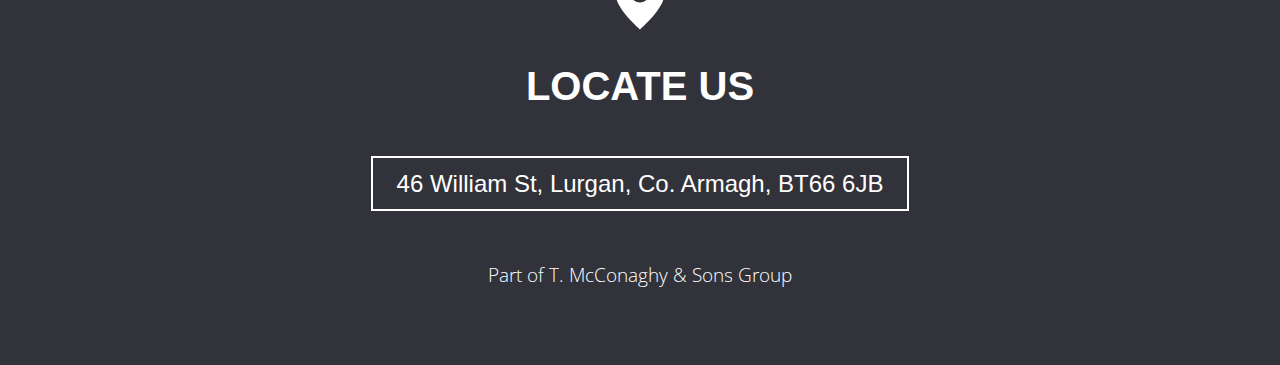
<file: courtroom.html>
<!DOCTYPE html>
<html>
  <head>
    <meta charset="utf-8">
    <meta name="viewport" content="width=device-width, initial-scale=1.0">
    <link rel="stylesheet" href="css/normalize.css">
    <link rel="stylesheet" href="css/style.css">
    <link rel="stylesheet" href="css/courtroomheader.css">
    <link href="https://fonts.googleapis.com/css?family=Open+Sans" rel="stylesheet">
    <link href="https://fonts.googleapis.com/css?family=Josefin+Slab:400,600" rel="stylesheet">
    
  </head>
    
  </head>
    <body>
  <nav>
      <img class="logo" src="images/logo.svg">
      <ul>
							<a href="index.html">
        <li>
          
          Home
         
        </li>
								 </a>
							<a href="courtroom.html">
        <li>
          
          Courtroom
          
        </li>
								</a>
							 <a href="gallery.html">
        <li>
         
          The Gallery
          
        </li>
									</a>
							 <a href="library.html">
        <li>
         
          Library
         
        </li>
									 </a>
							 <a href="beergarden.html">
        <li>
         
          Beer Garden
         
        </li>
									 </a>
							<a href="menu.html">
        <li>
          
          Menu
          
        </li>
								</a>
							<a href="off_license.html">
        <li>
          
          Off Licence
          
        </li>
								</a>
							
								</a>
							<a href="info.html">
        <li>
          
          Info
          
        </li>
								</a>
						
      </ul>
    </nav>
      <header id="courthead">
      
      </header>
      
      <section class="pquote">
        <p>
          Converted to a bar in 1996 by the McConaghy Family and beautifully refurbished in 2016, the former Magistrates Court has been entertaining drinkers and foodies alike to great acclaim.
        </p>
      </section>
      
       <section class="image_gallery">
        <div class="bgardens">
        
        </div>
        <div class="courtroom">
         
       
        </div>
        <div class="gallerybar">
          
        
        </div>
        <div class="library">
        
        
        </div>
      </section>
      
      <section class="maintext">
        <h1>
        The Courtroom
        </h1>
          <p>
          With an enhanced range of drinks and food, be it a lunchtime snack, a catch-up over afternoon coffee or a casual dinner, you can enjoy all in the Courtroom. Relax and soak up the atmosphere with an extensive range of premium drinks and regular live music in a stylish blend of old world grandeur with subtle contemporary twists.
          </p>
        
        
          </h2>
      
      <a href="menu.html">
          <h2>
            Menus 
          </h2>
        </a>
      </section>
      
      <section class="social">
        
        <a href="https://www.facebook.com/courthouse.bar.5/">
        <img src="images/facebook.svg">
        </a>
        <a href="https://www.instagram.com/courthouselurgan/">
        <img src="images/instagram.svg">
        </a>
      
      </section>
      
      <section class="contact">
      <h1>
        Contact Us
      </h1>
      <a href="tel:+442838329161">
      <h2 class="conlink">
        
        +44 &#40;0&#41; 28 3832 9161
        
      </h2>
      </a>
        <a href="mailto:info@courthousebar.com">
        <h2 class="conlink">
          
        info@courthousebar.com
         
      </h2>
       </a>
      </section>
      <footer>
      <img src="images/locate.svg">
      <h1>
        Locate Us
      </h1>
      <a href="https://www.google.co.uk/maps/place/Courthouse+Bar/@54.465422,-6.336555,15z/data=!4m5!3m4!1s0x0:0xa7436ea5d7c31ff5!8m2!3d54.465422!4d-6.336555">
      <h2>
        
        46 William St, Lurgan, Co. Armagh, BT66 6JB
        
      </h2>
      </a>
      <p>
      <small>
        Part of T. McConaghy &amp; Sons Group
      </small>
      </p>
      </footer>
    

    </body>
    

</html>
</file>
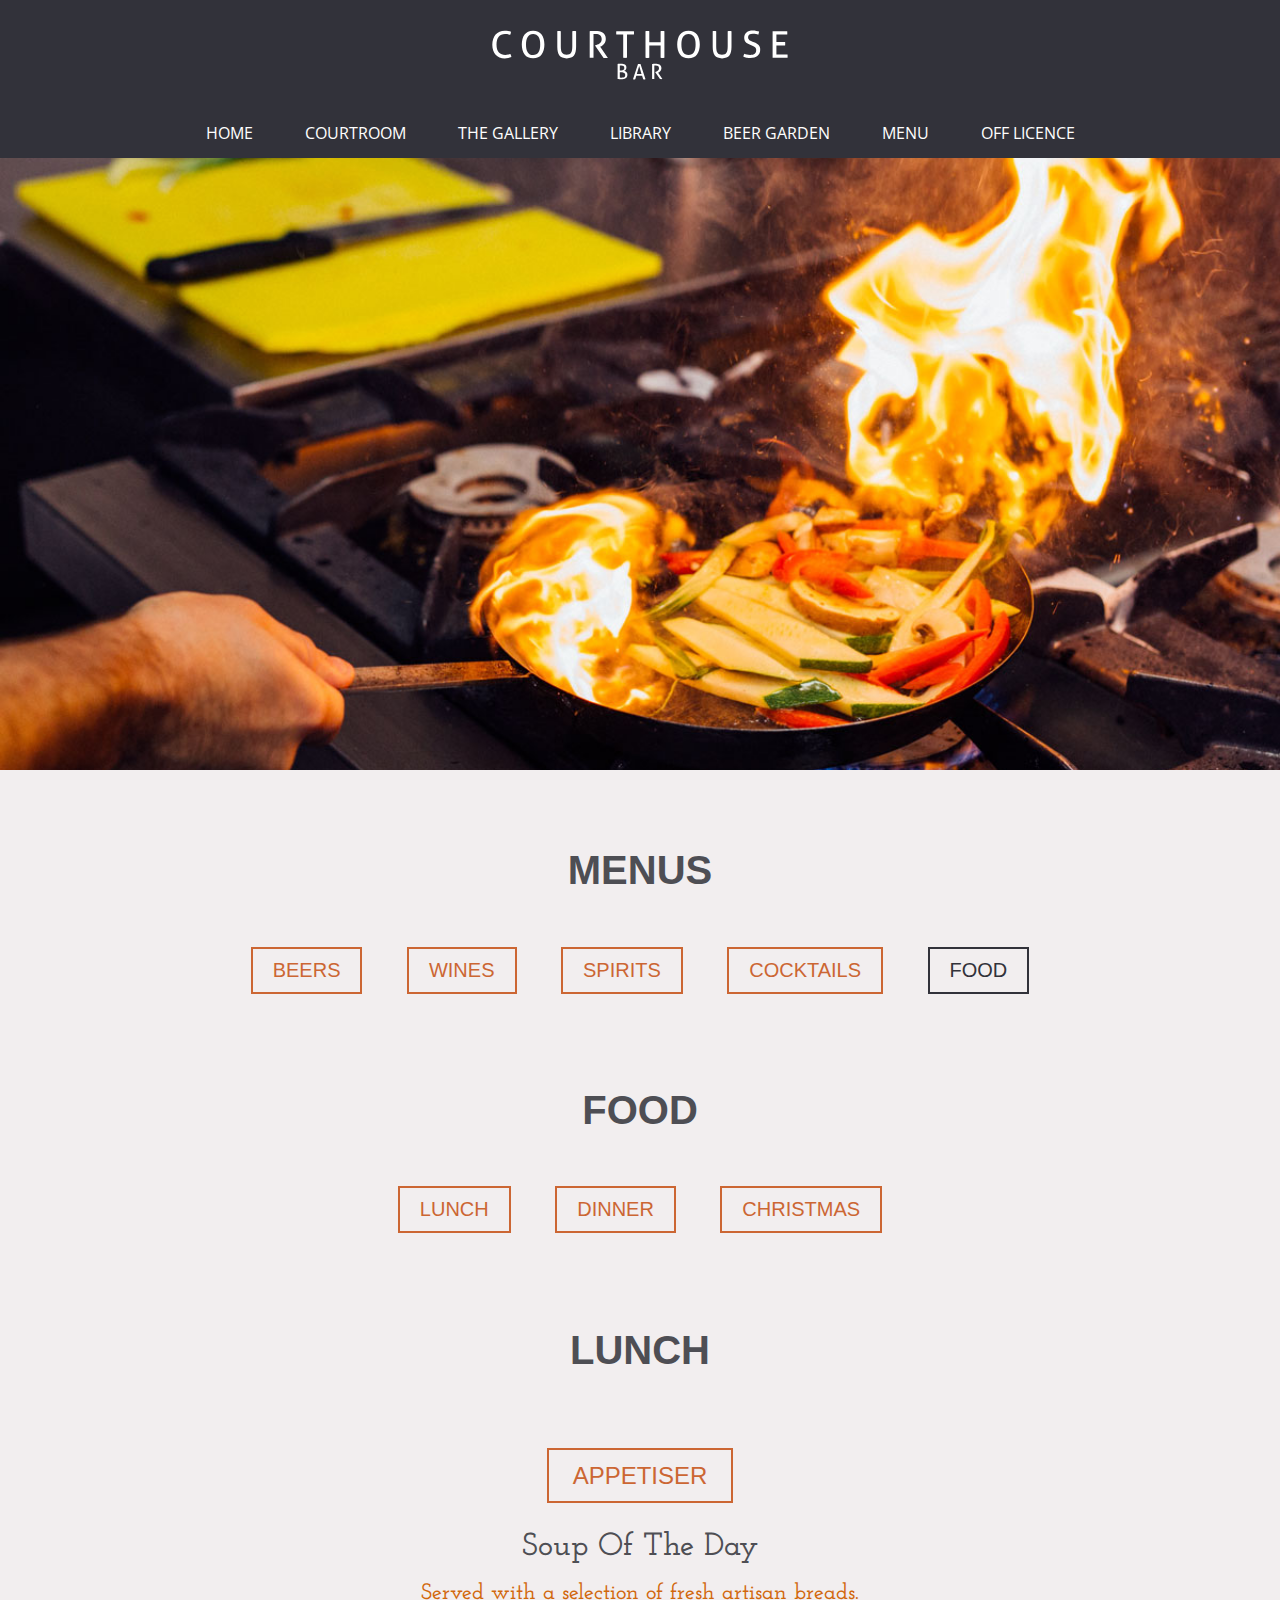
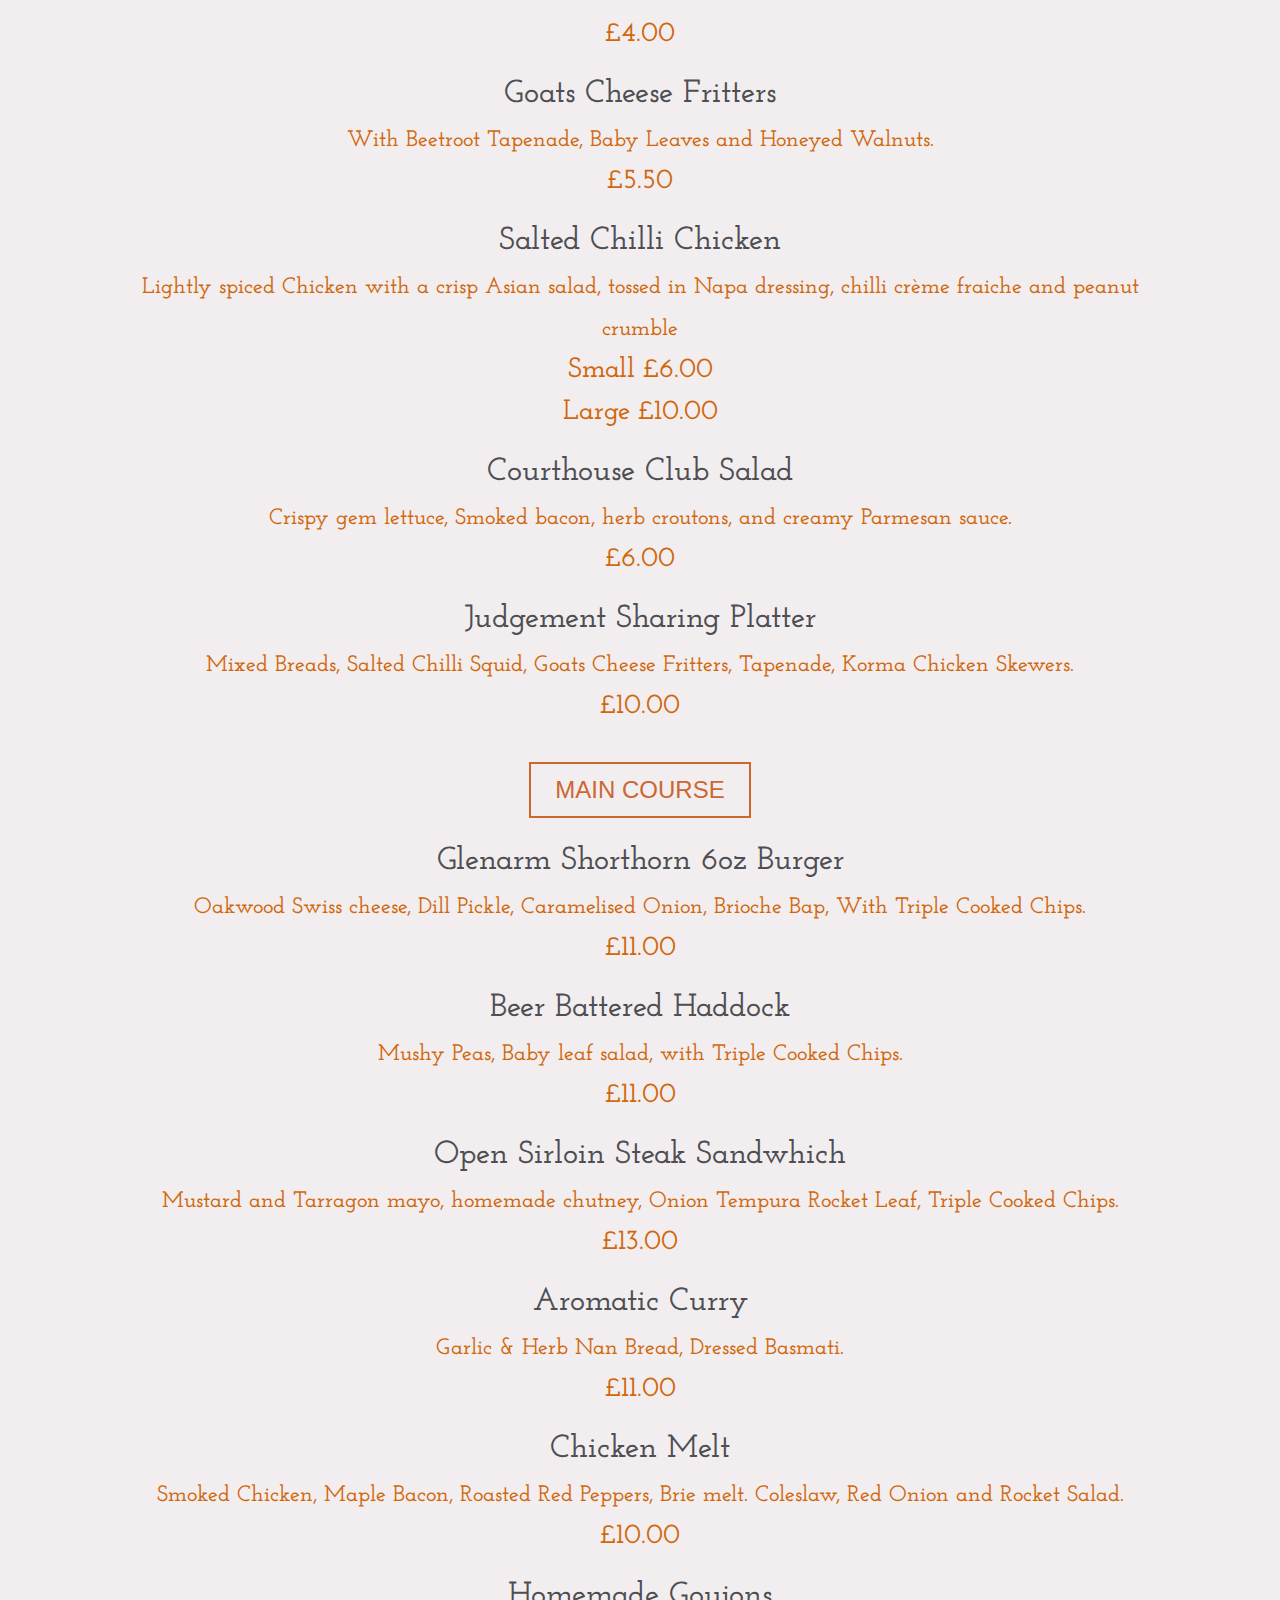
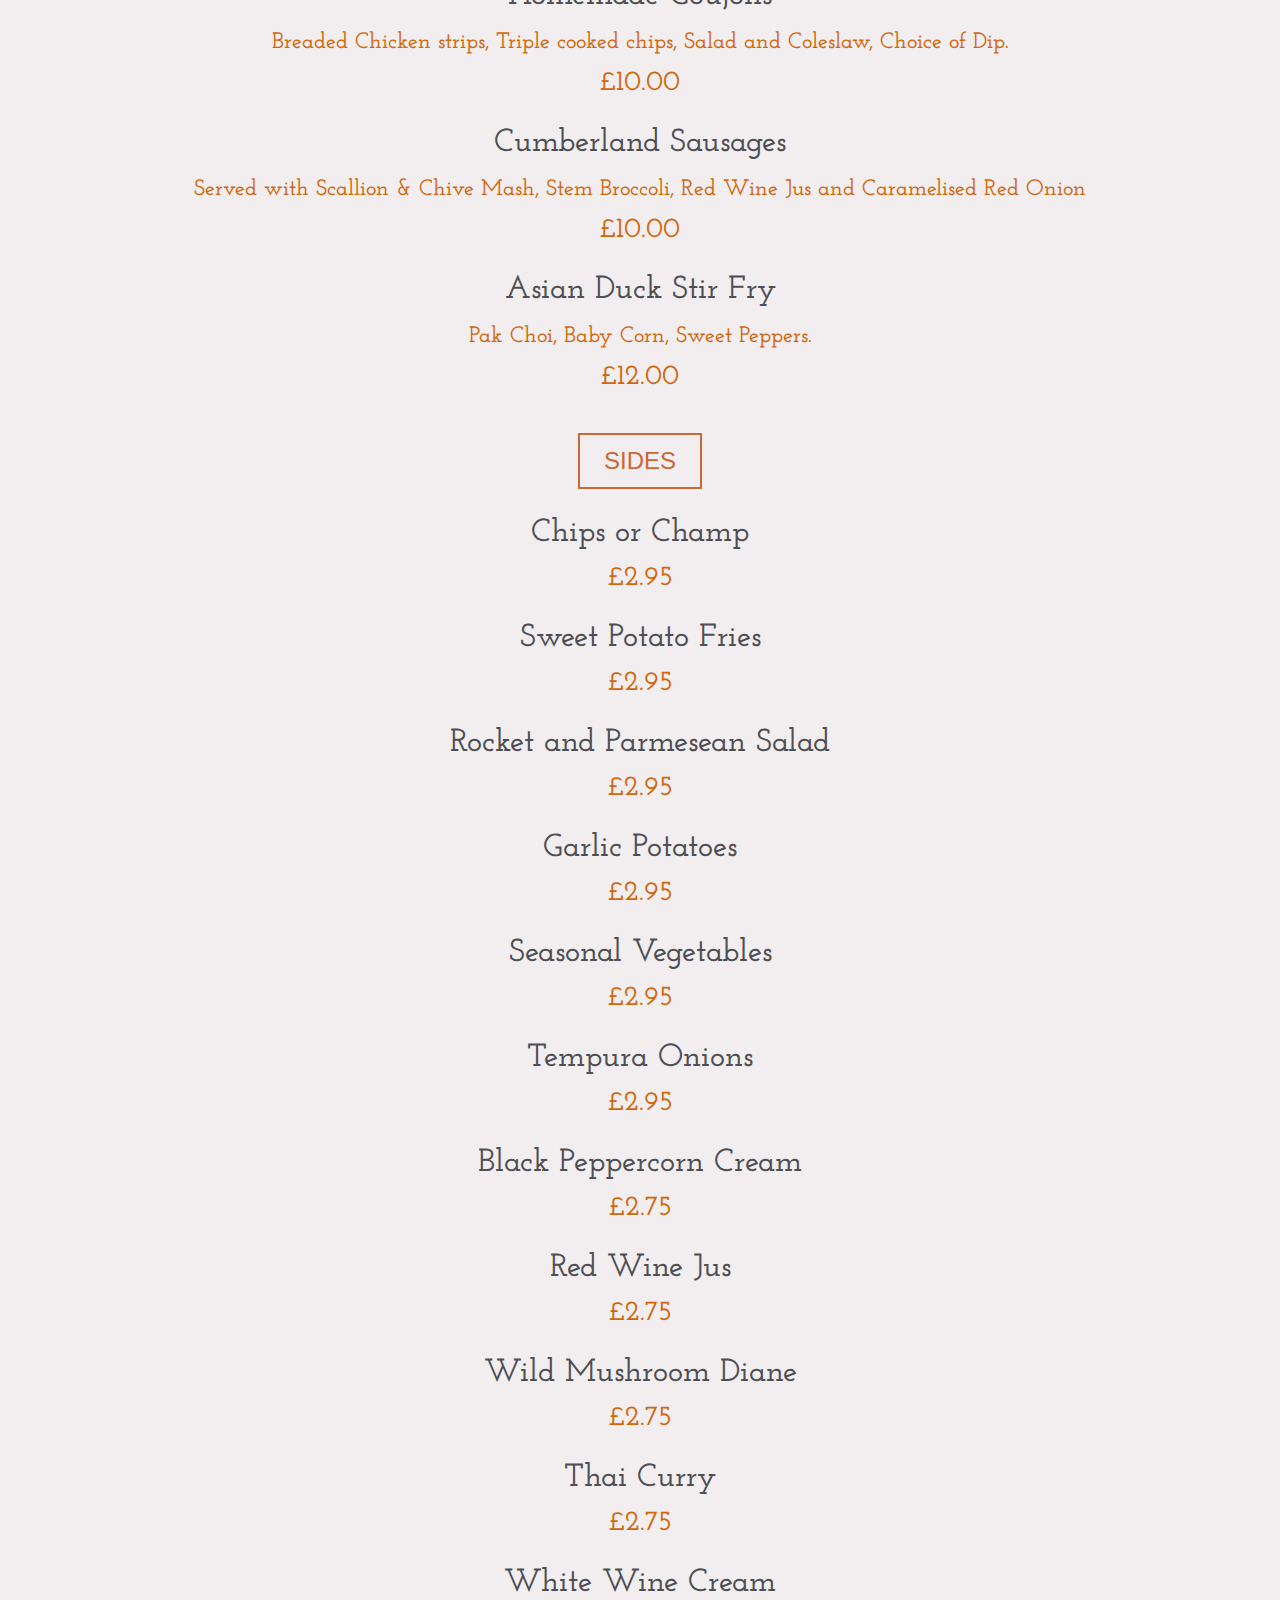
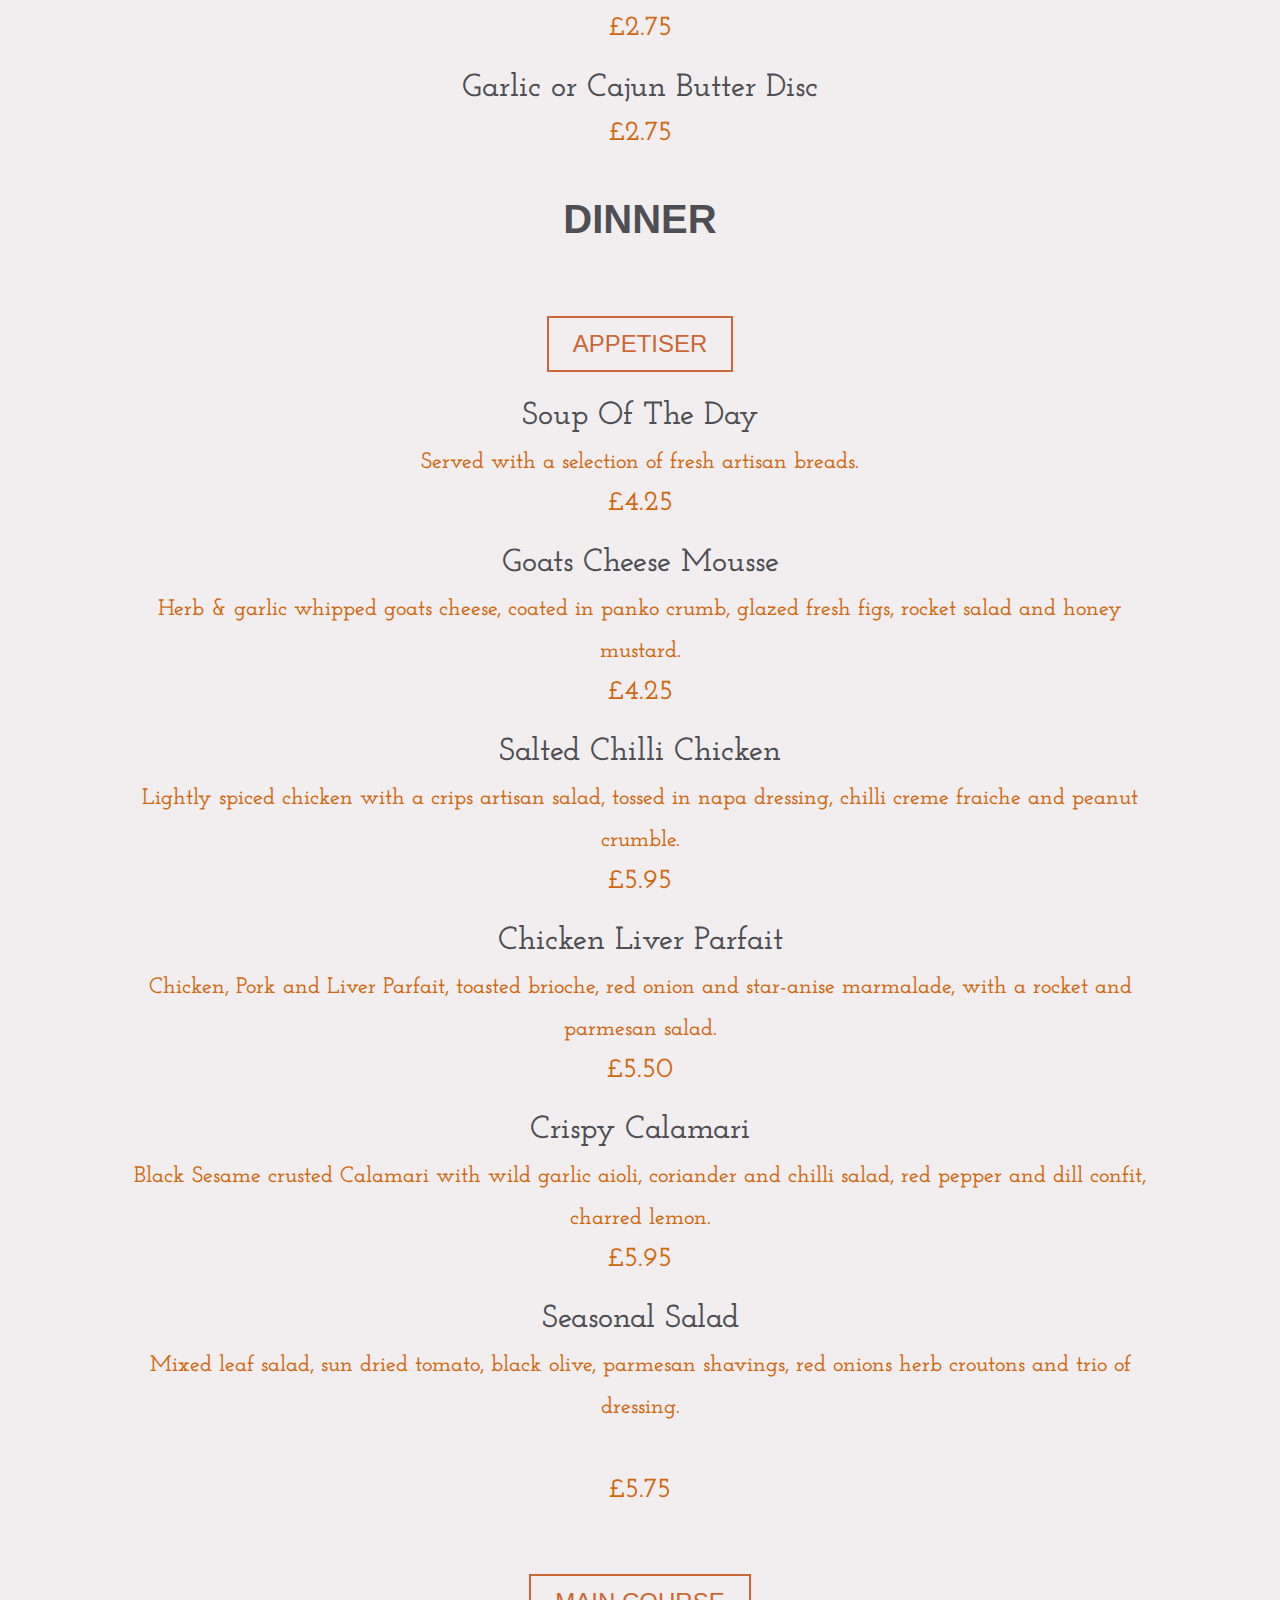
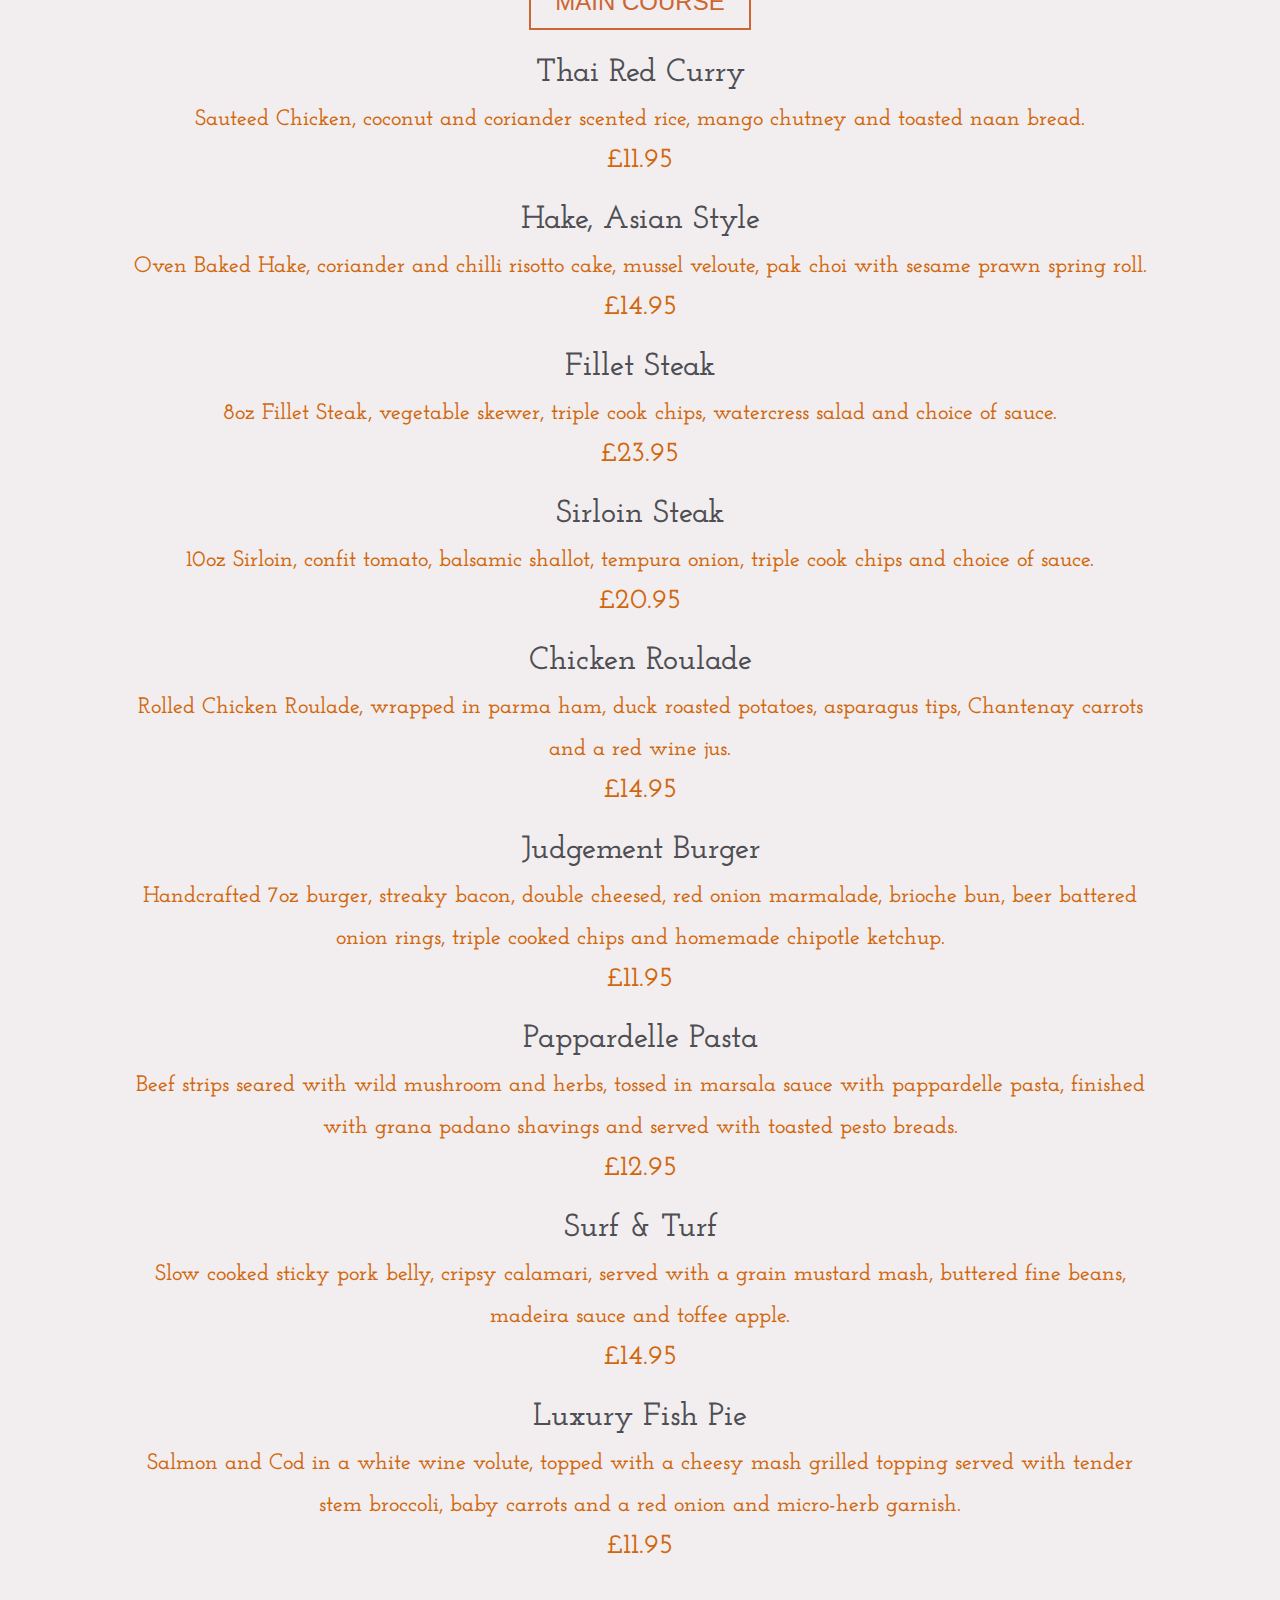
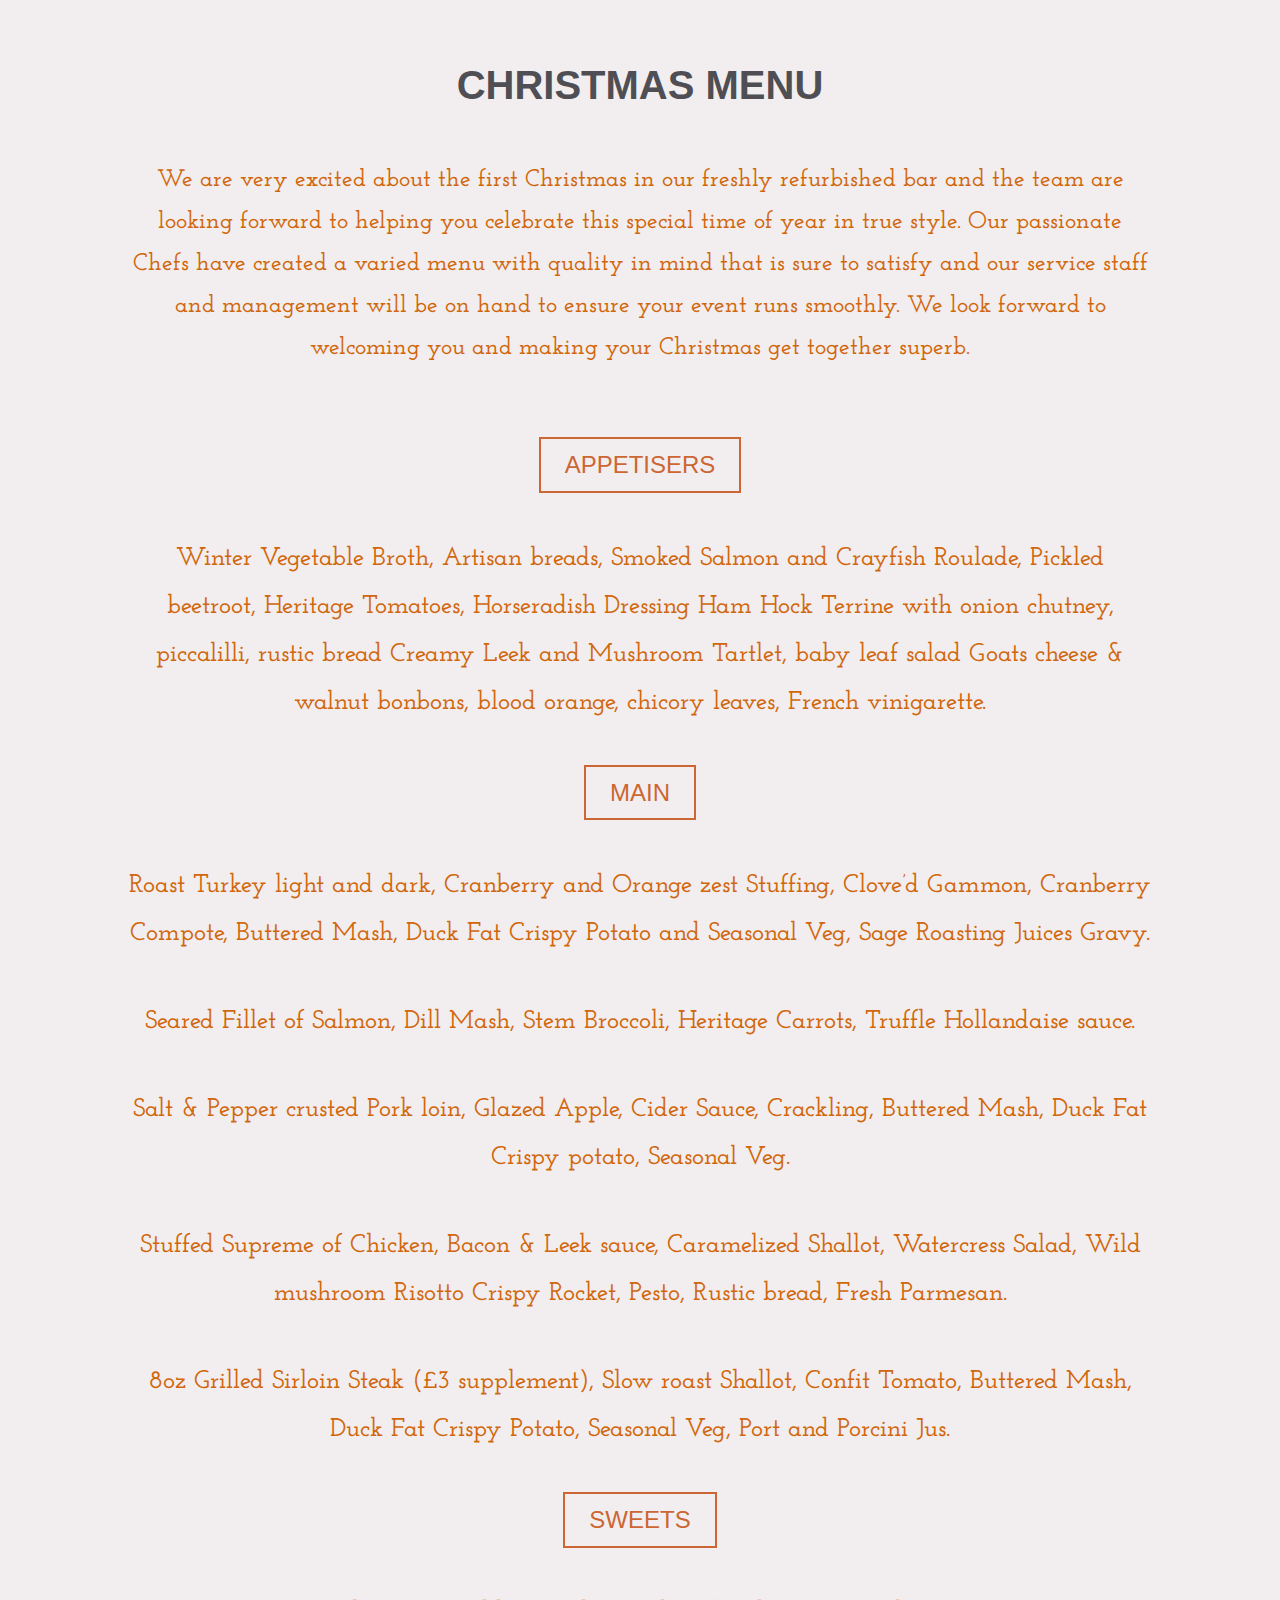
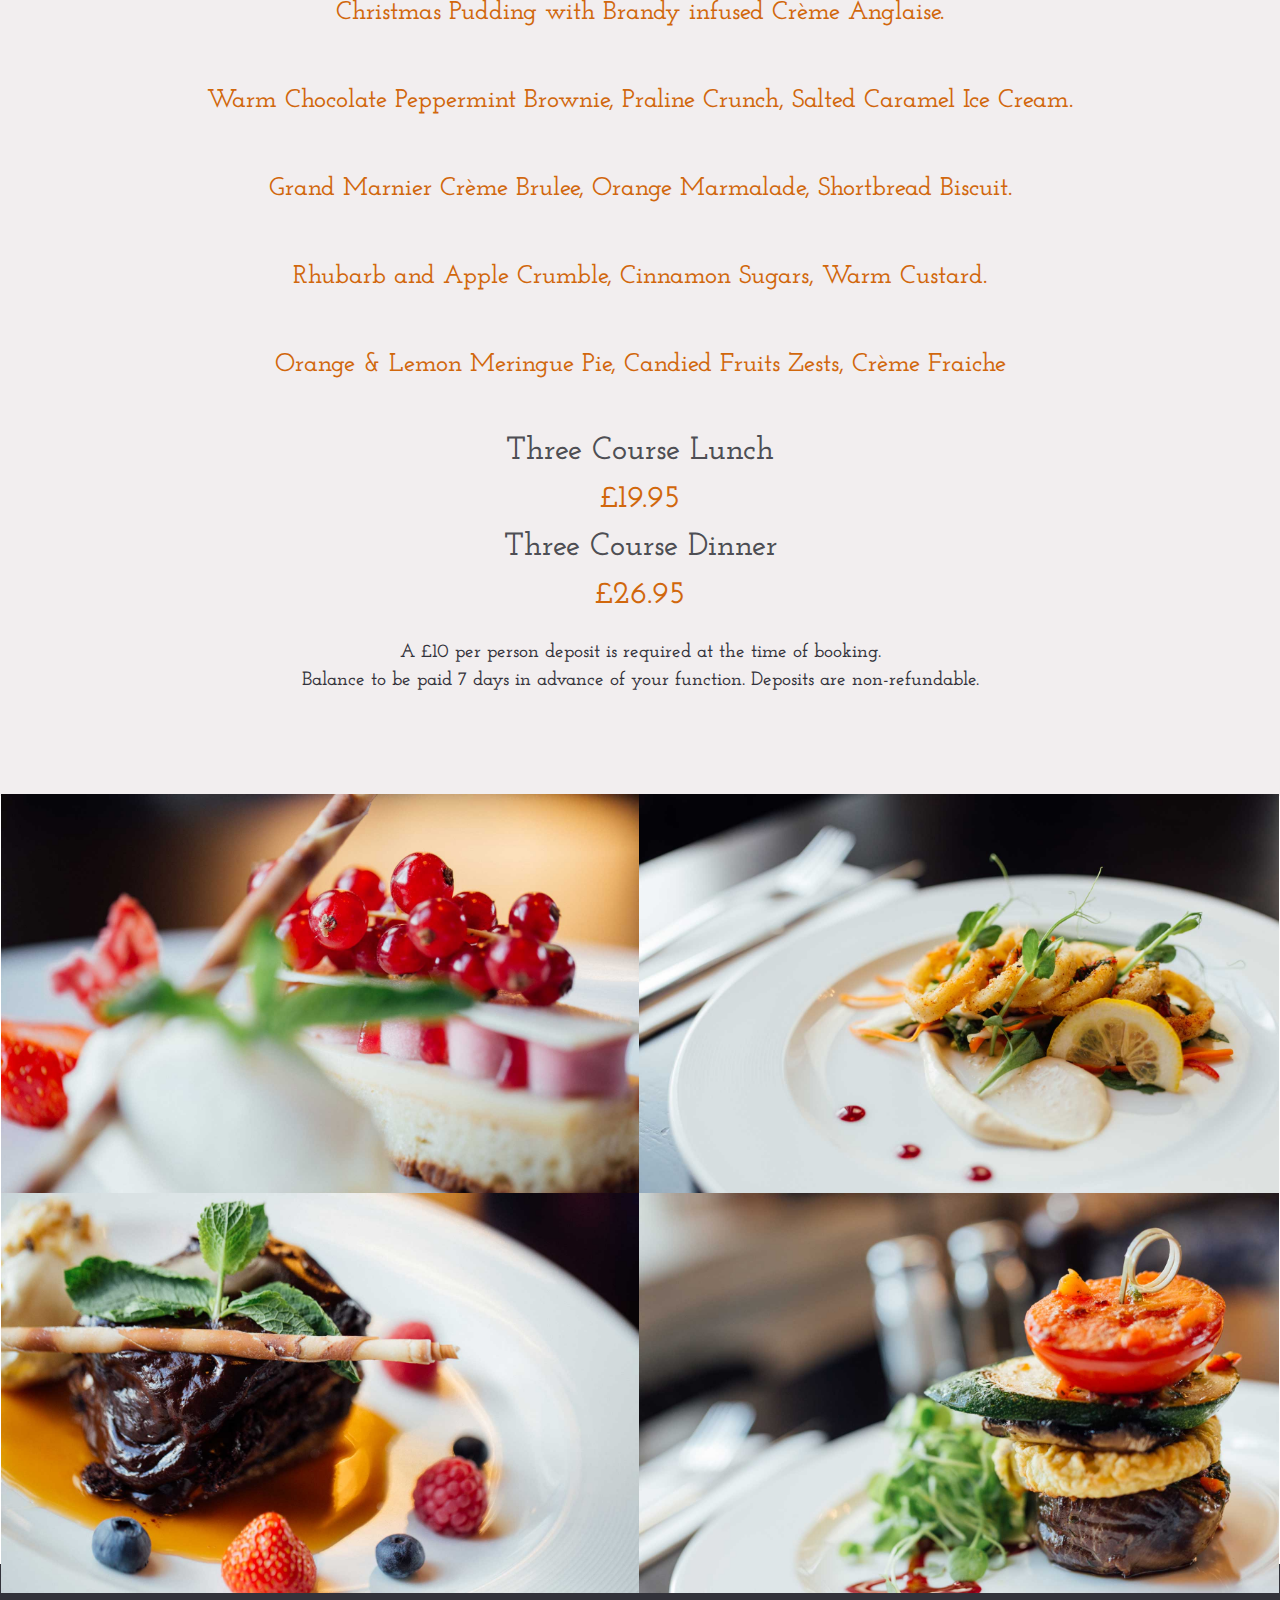
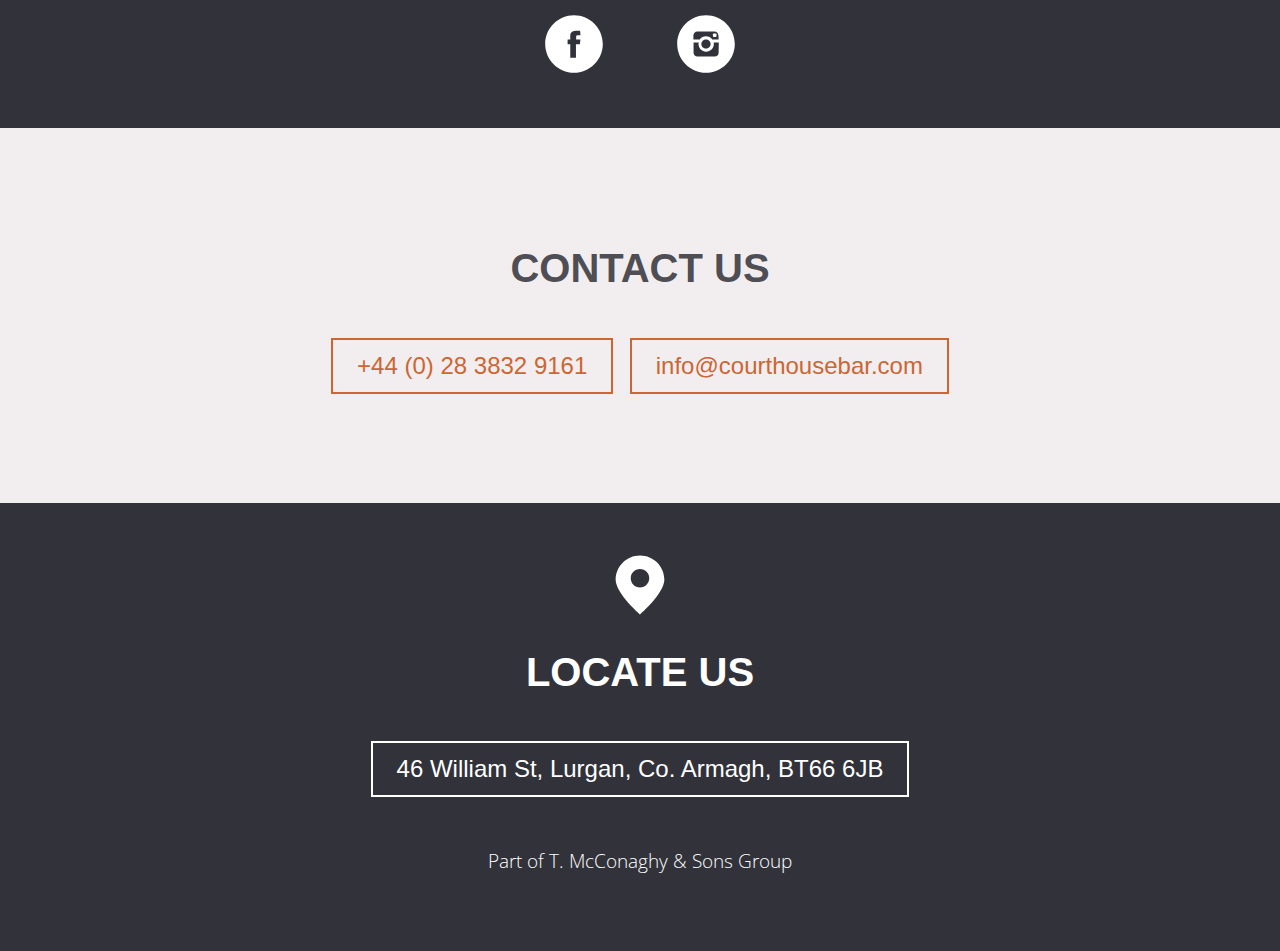
<file: food.html>
<!DOCTYPE html>
<html>
  <head>
    <meta charset="utf-8">
    <meta name="viewport" content="width=device-width, initial-scale=1.0">
    <link rel="stylesheet" href="css/normalize.css">
    <link rel="stylesheet" href="css/style.css">
    <link rel="stylesheet" href="css/foodheader.css">
    <link href="https://fonts.googleapis.com/css?family=Open+Sans" rel="stylesheet">
    <link href="https://fonts.googleapis.com/css?family=Josefin+Slab:400,600" rel="stylesheet">
  </head>
    <body>
    <nav>
      <img class="logo" src="images/logo.svg">
    
      <ul>
        <li>
          <a href="index.html">
          Home
          </a>
        </li>
        <li>
          <a href="courtroom.html">
          Courtroom
          </a>
        </li>
        <li>
          <a href="gallery.html">
          The Gallery
          </a>
        </li>
        <li>
          <a href="library.html">
          Library
          </a>
        </li>
        <li>
          <a href="beergarden.html">
          Beer Garden
          </a>
        </li>
        <li>
          <a href="menu.html">
          Menu
          </a>
        </li>
        <li>
          <a href="off_license.html">
          Off Licence
          </a>
        </li>
      </ul>
    </nav>
      <header>
      
      </header>
      
      <section class="topsec">
        <h1>
        MENUS
        </h1>
         <div class="menu_buttons">
          <a href="beers.html">
          <h2>
            
            Beers
            
          </h2>
          </a>
          <a href="winelist.html">
          <h2>
            
            Wines
            
          </h2>
          </a>
        <a href="spirits.html">
        <h2>
            
            Spirits
            
          </h2>
          </a>
          <a href="cocktails.html">
        <h2>
            
            Cocktails
            
          </h2>
          </a>
          <a href="food.html" class="visiting">
          <h2 class="visiting">
            
            Food
            
          </h2>
          </a>
          </div>
        
        <h1>
        FOOD
        </h1>
        <div class="menu_buttons">
          <a href="#lunch" class="smoothScroll">
          <h2>
            
            LUNCH
            
          </h2>
          </a>
          <a href="#dinner" class="smoothScroll">
          <h2 class="food_title">
            
            DINNER
            
            </h2>
            </a>
          
          
           </a>
          <a href="#christmas" class="smoothScroll">
          <h2>
            
            CHRISTMAS
            
            </h2>
            </a>
        
       
        </div>
					
					
        
        
        <div class="food_menus">
        <h1 id="lunch">Lunch</h1>
        <h2 id="appetizer" class="wines">
          APPETISER
        </h2>
        
      
  
        <p class="drink">
        Soup Of The Day</p>
        
        <p class="abv">
          <small>
        Served with a selection of fresh artisan breads.

          </small>
          <br>
          &#163;4.00
        </p>
          
          <p class="drink">
        Goats Cheese Fritters</p>
        
        <p class="abv">
          <small>
        With Beetroot Tapenade, Baby Leaves and Honeyed Walnuts.

          </small>
          <br>
          &#163;5.50
        </p>
          
          
           <p class="drink">
        Salted Chilli Chicken</p>
        
        <p class="abv">
          <small>
        Lightly spiced Chicken with a crisp Asian salad, tossed in Napa dressing, chilli crème fraiche and peanut crumble

          </small>
          <br>
          Small &#163;6.00<br>
          Large &#163;10.00
        </p>
          
          <p class="drink">
        Courthouse Club Salad</p>
        
        <p class="abv">
          <small>
        Crispy gem lettuce, Smoked bacon, herb croutons, and creamy Parmesan sauce.

          </small>
          <br>
          &#163;6.00
        </p>
          
          <p class="drink">
        Judgement Sharing Platter</p>
        
        <p class="abv">
          <small>
        Mixed Breads, Salted Chilli Squid, Goats Cheese Fritters, Tapenade, Korma Chicken Skewers.
           
          
          
          </small>
          <br>
          &#163;10.00
        </p>
      </div>
          <div class="food_menus">
          <h2>MAIN COURSE</h2>
          
          <p class="drink">
        Glenarm Shorthorn 6oz Burger</p>
        
        <p class="abv">
          <small>
        Oakwood Swiss cheese, Dill Pickle, Caramelised Onion, Brioche Bap, With Triple Cooked Chips.

          </small>
          <br>
          &#163;11.00
        </p>
          
          <p class="drink">
        Beer Battered Haddock</p>
        
        <p class="abv">
          <small>
        Mushy Peas, Baby leaf salad, with Triple Cooked Chips.

          </small>
          <br>
          &#163;11.00
        </p>
          
          <p class="drink">
        Open Sirloin Steak Sandwhich</p>
        
        <p class="abv">
          <small>
        Mustard and Tarragon mayo, homemade chutney, Onion Tempura Rocket Leaf, Triple Cooked Chips.

          </small>
          <br>
          &#163;13.00
        </p>
          
          <p class="drink">
        Aromatic Curry</p>
        
        <p class="abv">
          <small>
        Garlic &amp; Herb Nan Bread, Dressed Basmati.

          </small>
          <br>
          &#163;11.00
        </p>
          
             <p class="drink">
        Chicken Melt</p>
        
        <p class="abv">
          <small>
        Smoked Chicken, Maple Bacon, Roasted Red Peppers, Brie melt. Coleslaw, Red Onion and Rocket Salad.

          </small>
          <br>
          &#163;10.00
        </p>
          
          <p class="drink">
        Homemade Goujons</p>
        
        <p class="abv">
          <small>
        Breaded Chicken strips, Triple cooked chips, Salad and Coleslaw, Choice of Dip.

          </small>
          <br>
          &#163;10.00
        </p>
          
          
          <p class="drink">
        Cumberland Sausages</p>
        
        <p class="abv">
          <small>
        Served with Scallion &amp; Chive Mash, Stem Broccoli, Red Wine Jus and Caramelised Red Onion

          </small>
          <br>
          &#163;10.00
        </p>
          
          <p class="drink">
        Asian Duck Stir Fry
          </p>
        
        <p class="abv">
          <small>
        Pak Choi, Baby Corn, Sweet Peppers.

          </small>
          <br>
          &#163;12.00
        </p>
      </div>
      <div class="food_menus">
          
        <h2>SIDES</h2>
        
          <p class="drink">
        Chips or Champ
          </p>
        
        <p class="abv">
  
          &#163;2.95
        </p>
          
           <p class="drink">
        Sweet Potato Fries
          </p>
        
        <p class="abv">
  
          &#163;2.95
        </p>
          
           <p class="drink">
        Rocket and Parmesean Salad
          </p>
        
        <p class="abv">
  
          &#163;2.95
        </p>
          
         <p class="drink">
        Garlic Potatoes
          </p>
        
        <p class="abv">
  
          &#163;2.95
        </p>
          
           <p class="drink">
        Seasonal Vegetables
          </p>
        
        <p class="abv">
  
          &#163;2.95
        </p>
          
         <p class="drink">
        Tempura Onions
          </p>
        
        <p class="abv">
  
          &#163;2.95
        </p>
        
         <p class="drink">
        Black Peppercorn Cream
          </p>
        
        <p class="abv">
  
          &#163;2.75
        </p>
          
        <p class="drink">
        Red Wine Jus
          </p>
        
        <p class="abv">
  
          &#163;2.75
        </p>
          
        <p class="drink">
        Wild Mushroom Diane
          </p>
        
        <p class="abv">
  
          &#163;2.75
        </p>
          
        <p class="drink">
        Thai Curry
          </p>
        
        <p class="abv">
  
          &#163;2.75
        </p>
          
        <p class="drink">
        White Wine Cream
          </p>
        
        <p class="abv">
  
          &#163;2.75
        </p>
          
        <p class="drink">
        Garlic or Cajun Butter Disc
          </p>
        
        <p class="abv">
  
          &#163;2.75
        </p>
      </div>
      
      
        <div class="food_menus">
        <h1 id="dinner">Dinner</h1>
        <h2 id="appetizer" class="wines">
          APPETISER
        </h2>
        
      
  
        <p class="drink">
        Soup Of The Day</p>
        
        <p class="abv">
          <small>
        Served with a selection of fresh artisan breads.

          </small>
          <br>
          &#163;4.25
        </p>
  
         <p class="drink">
        Goats Cheese Mousse</p>
        
        <p class="abv">
          <small>
        Herb &amp; garlic whipped goats cheese, coated in panko crumb, glazed fresh figs, rocket salad and honey mustard.

          </small>
          <br>
           &#163;4.25
        </p>
        
  
        <p class="drink">
        Salted Chilli Chicken
        </p>
        
        <p class="abv">
          <small>
        Lightly spiced chicken with a crips artisan salad, tossed in napa dressing, chilli creme fraiche and peanut crumble.

          </small>
          <br>
          &#163;5.95
        </p>
  
        <p class="drink">
        Chicken Liver Parfait
        </p>
        
        
        <p class="abv">
          <small>
        Chicken, Pork and Liver Parfait, toasted brioche, red onion and star-anise marmalade, with a rocket and parmesan salad.


          </small>
          <br>
          &#163;5.50
        </p>
  
  
  <p class="drink">
        Crispy Calamari
        </p>
        
        <p class="abv">
          <small>
        Black Sesame crusted Calamari with wild garlic aioli, coriander and chilli salad, red pepper and dill confit, charred lemon.


          </small>
          <br>
          &#163;5.95
        </p>
  
  <p class="drink">
        Seasonal Salad
        </p>
        
        <p class="abv">
          <small>
        Mixed leaf salad, sun dried tomato, black olive, parmesan shavings, red onions herb croutons and trio of dressing.
            <br>
          </small>
          <br>
          &#163;5.75
          
        </p>
        
        
        
        
        <h2 id="main" class="wines">
          MAIN COURSE
        </h2>
  
      
        <p class="drink">
        Thai Red Curry</p>
        
        <p class="abv">
          <small>
        Sauteed Chicken, coconut and coriander scented rice, mango chutney and toasted naan bread.

          </small>
          <br>
          &#163;11.95
        </p>
  
         <p class="drink">
        Hake, Asian Style</p>
        
        <p class="abv">
          <small>
        Oven Baked Hake, coriander and chilli risotto cake, mussel veloute, pak choi with sesame prawn spring roll.

          </small>
          <br>
           &#163;14.95
        </p>
        
  
        <p class="drink">
        Fillet Steak
        </p>
        
        <p class="abv">
          <small>
        8oz Fillet Steak, vegetable skewer, triple cook chips, watercress salad and choice of sauce.

          </small>
          <br>
          &#163;23.95
        </p>
  
        <p class="drink">
        Sirloin Steak
        </p>
        
        
        <p class="abv">
          <small>
        10oz Sirloin, confit tomato, balsamic shallot, tempura onion, triple cook chips and choice of sauce.


          </small>
          <br>
          &#163;20.95
        </p>
        
         <p class="drink">
        Chicken Roulade
        </p>
        
        
        <p class="abv">
          <small>
        Rolled Chicken Roulade, wrapped in parma ham, duck roasted potatoes, asparagus tips, Chantenay carrots and a red wine jus.


          </small>
          <br>
          &#163;14.95
        </p>
        
         <p class="drink">
        Judgement Burger
        </p>
        
        
        <p class="abv">
          <small>
        Handcrafted 7oz burger, streaky bacon, double cheesed, red onion marmalade, brioche bun, beer battered onion rings, triple cooked chips and homemade chipotle ketchup.


          </small>
          <br>
          &#163;11.95
        </p>
        
         <p class="drink">
        Pappardelle Pasta
        </p>
        
        
        <p class="abv">
          <small>
        Beef strips seared with wild mushroom and herbs, tossed in marsala sauce with pappardelle pasta, finished with grana
        padano shavings and served with toasted pesto breads.



          </small>
          <br>
          &#163;12.95
        </p>
        
        
         <p class="drink">
        Surf &amp; Turf
        </p>
        
        
        <p class="abv">
          <small>
        Slow cooked sticky pork belly, cripsy calamari, served with a grain mustard mash, buttered fine beans, madeira sauce and
        toffee apple.



          </small>
          <br>
          &#163;14.95
        </p>
      
          <p class="drink">
        Luxury Fish Pie
        </p>
        
        
        <p class="abv">
          <small>
        Salmon and Cod in a white wine volute, topped with a cheesy mash grilled topping served with tender stem broccoli, baby carrots and a red onion and micro&#45;herb garnish.



          </small>
          <br>
          &#163;11.95
        </p>
      </div>
    
      <div class="food_menu">
      <h1 id="christmas">
      Christmas Menu
      </h1>
       
							<p class="cap"> We are very excited about the first Christmas in our freshly refurbished bar and the team are looking forward to helping you celebrate this special time of year in true style. Our passionate Chefs have created a varied menu with quality in mind that is sure to satisfy and our service staff and management will be on hand to ensure your event runs smoothly. We look forward to welcoming you and making your Christmas get together superb.</p>
							
							
      <h2>
      APPETISERS 
      </h2>
        
      <p class="xmas">
      <small>
      Winter Vegetable Broth, Artisan breads, Smoked Salmon and Crayfish Roulade, Pickled beetroot, Heritage Tomatoes, Horseradish Dressing

Ham Hock Terrine with onion chutney, piccalilli, rustic bread

Creamy Leek and Mushroom Tartlet, baby leaf salad

Goats cheese &amp; walnut bonbons, blood orange, chicory leaves, French vinigarette.
      </small>
        </p>
        
        <h2>
      MAIN 
      </h2>
        
      <p class="xmas">
      <small>
      Roast Turkey light and dark, Cranberry and Orange zest Stuffing, Clove’d Gammon, Cranberry Compote, Buttered Mash, Duck Fat Crispy Potato and Seasonal Veg, Sage Roasting Juices Gravy.</small>
        </p>
        
        <p class="xmas">
          <small>
          Seared Fillet of Salmon, Dill Mash, Stem Broccoli, Heritage Carrots, Truffle Hollandaise sauce.</small>
        </p>
        
        <p class="xmas"><small>Salt &amp; Pepper crusted Pork loin, Glazed Apple, Cider Sauce, Crackling, Buttered Mash, Duck Fat Crispy potato, Seasonal Veg.</small></p>
        
        <p class="xmas"><small>
          Stuffed Supreme of Chicken, Bacon &amp; Leek sauce, Caramelized Shallot, Watercress Salad, Wild mushroom Risotto Crispy Rocket, Pesto, Rustic bread, Fresh Parmesan.
          </small>
        </p>
        <p class="xmas"><small>
          8oz Grilled Sirloin Steak (£3 supplement), Slow roast Shallot, Confit Tomato, Buttered Mash, Duck Fat Crispy Potato, Seasonal Veg, Port and Porcini Jus. <em></em>
      </small>
        </p>
        
        <h2>
      SWEETS 
      </h2>
      
      <p class="xmas">
      <small>
      Christmas Pudding with Brandy infused Crème Anglaise.
        
      </small>  
      </p>
      
      <p class="xmas">
      <small>
      Warm Chocolate Peppermint Brownie, Praline Crunch, Salted Caramel Ice Cream.
        
      </small>  
      </p>
        
      <p class="xmas">
      <small>
      Grand Marnier Crème Brulee, Orange Marmalade, Shortbread Biscuit.
        
      </small>  
      </p>
      
      <p class="xmas">
      <small>
      Rhubarb and Apple Crumble, Cinnamon Sugars, Warm Custard.
        
      </small>  
      </p>
      
      <p class="xmas">
      <small>
      Orange &amp; Lemon Meringue Pie, Candied Fruits Zests, Crème Fraiche
        
      </small>  
      </p>
        
     
      </div>
      
      <div class="xmas_price">
      <p class="drink">
      Three Course Lunch
      </p>
      <p>&#163;19.95</p>
        
      <p class="drink">
      Three Course Dinner
      </p>
      <p>&#163;26.95</p>
      </div> 
					
					<small>
						<p>A &#163;10 per person deposit is required at the time of booking.<br>Balance to be paid 7 days in advance of your function. Deposits are non-refundable.
						</p>
						</small>
        
        
      </section>
      
      <section class="image_gallery">
        <div class="bgardens">
        
        </div>
        <div class="courtroom">
         
       
        </div>
        <div class="gallerybar">
          
        
        </div>
        <div class="library">
        
        
        </div>
      </section>
      
      
    
      
      
      <section class="social">
      
      </section>
      <section class="social">
        
        <a href="https://www.facebook.com/courthouse.bar.5/">
        <img src="images/facebook.svg">
        </a>
        <a href="https://www.instagram.com/courthouselurgan/">
        <img src="images/instagram.svg">
        </a>
      
      </section>
      
      <section class="contact">
      <h1>
        Contact Us
      </h1>
      <a href="tel:+442838329161">
      <h2 class="conlink">
        
        +44 &#40;0&#41; 28 3832 9161
        
      </h2>
      </a>
        <a href="mailto:info@courthousebar.com">
        <h2 class="conlink">
          
        info@courthousebar.com
         
      </h2>
       </a>
      </section>
      
      <footer>
      <img src="images/locate.svg">
      <h1>
        Locate Us
      </h1>
        
        <a href="https://www.google.co.uk/maps/place/Courthouse+Bar/@54.465422,-6.336555,15z/data=!4m5!3m4!1s0x0:0xa7436ea5d7c31ff5!8m2!3d54.465422!4d-6.336555">
      <h2>
        
        46 William St, Lurgan, Co. Armagh, BT66 6JB
        
      </h2>
      </a>
      <p>
      <small>
        Part of T. McConaghy &amp; Sons Group
      </small>
      </p>
      </footer>
    

    </body>
    <script type="text/javascript" src="lib.js"></script>
    <script type="text/javascript" src="smoothscroll.js"></script>

</html>
</file>
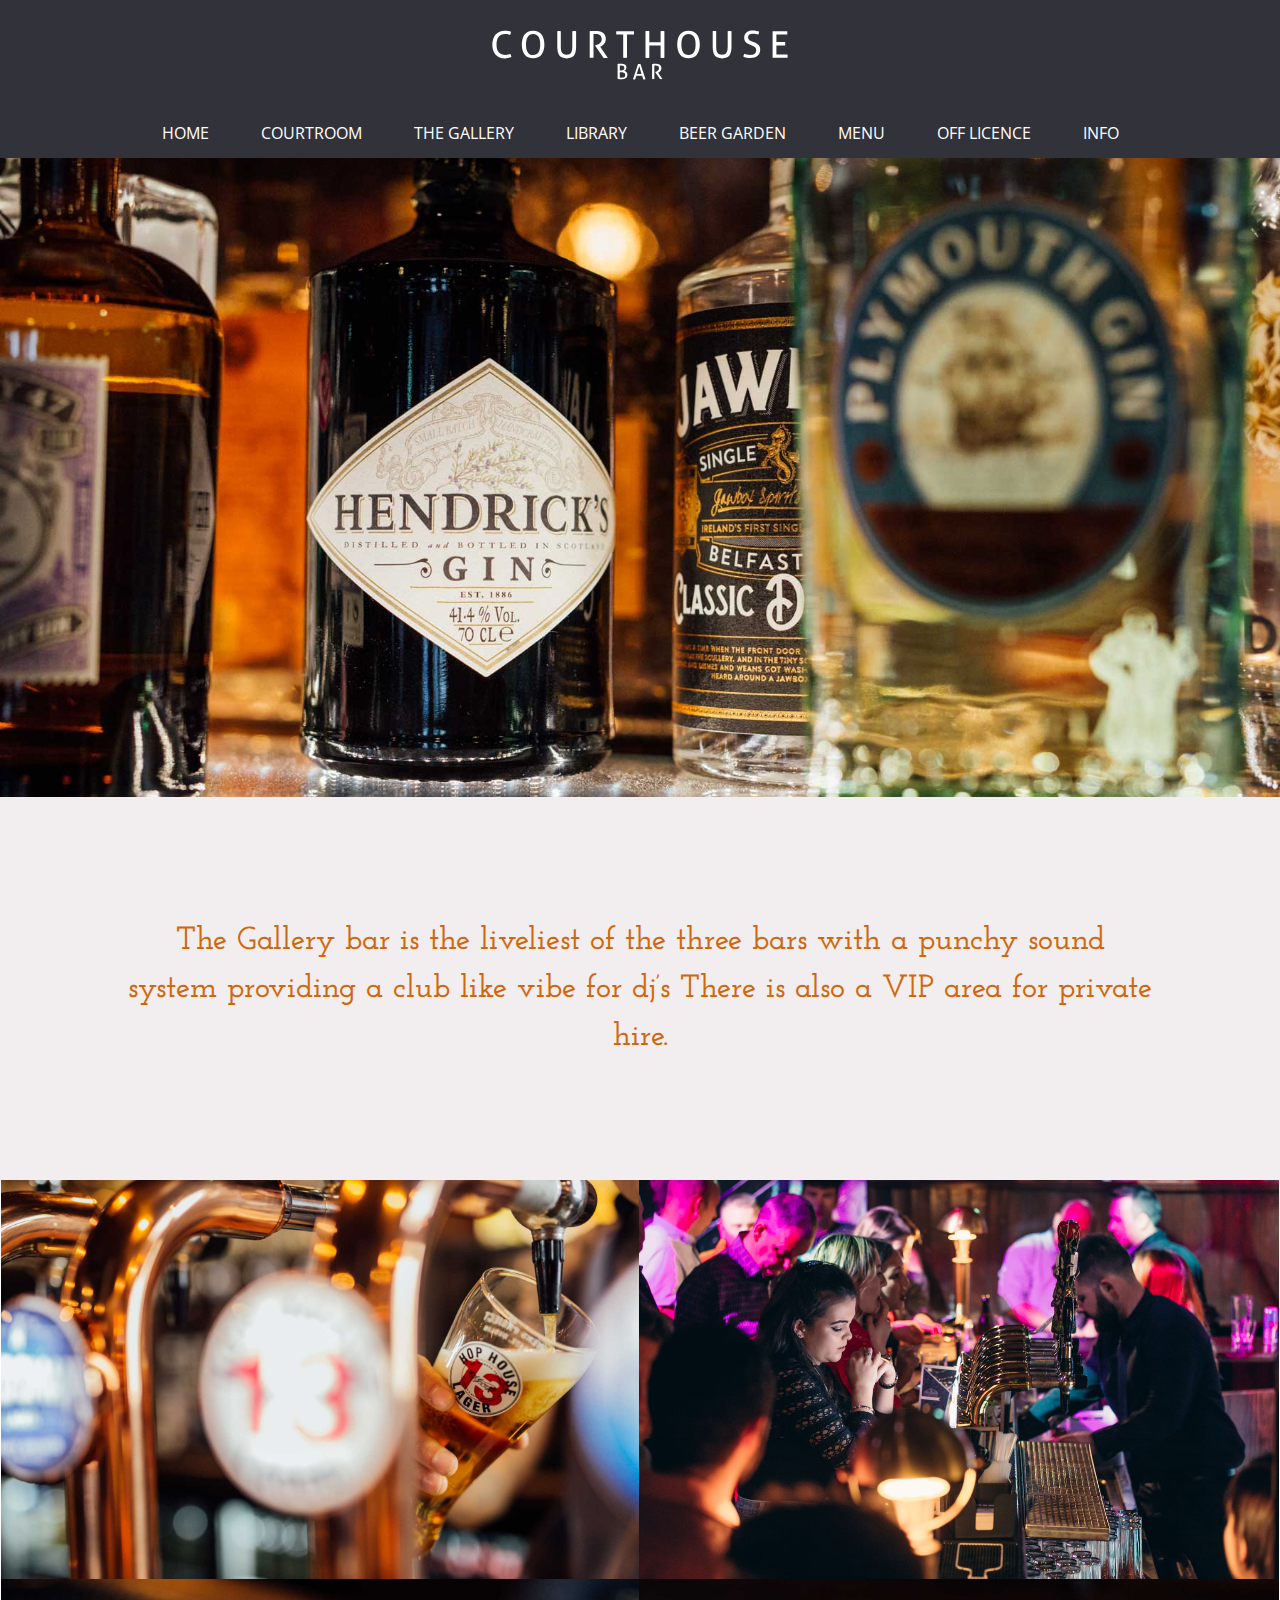
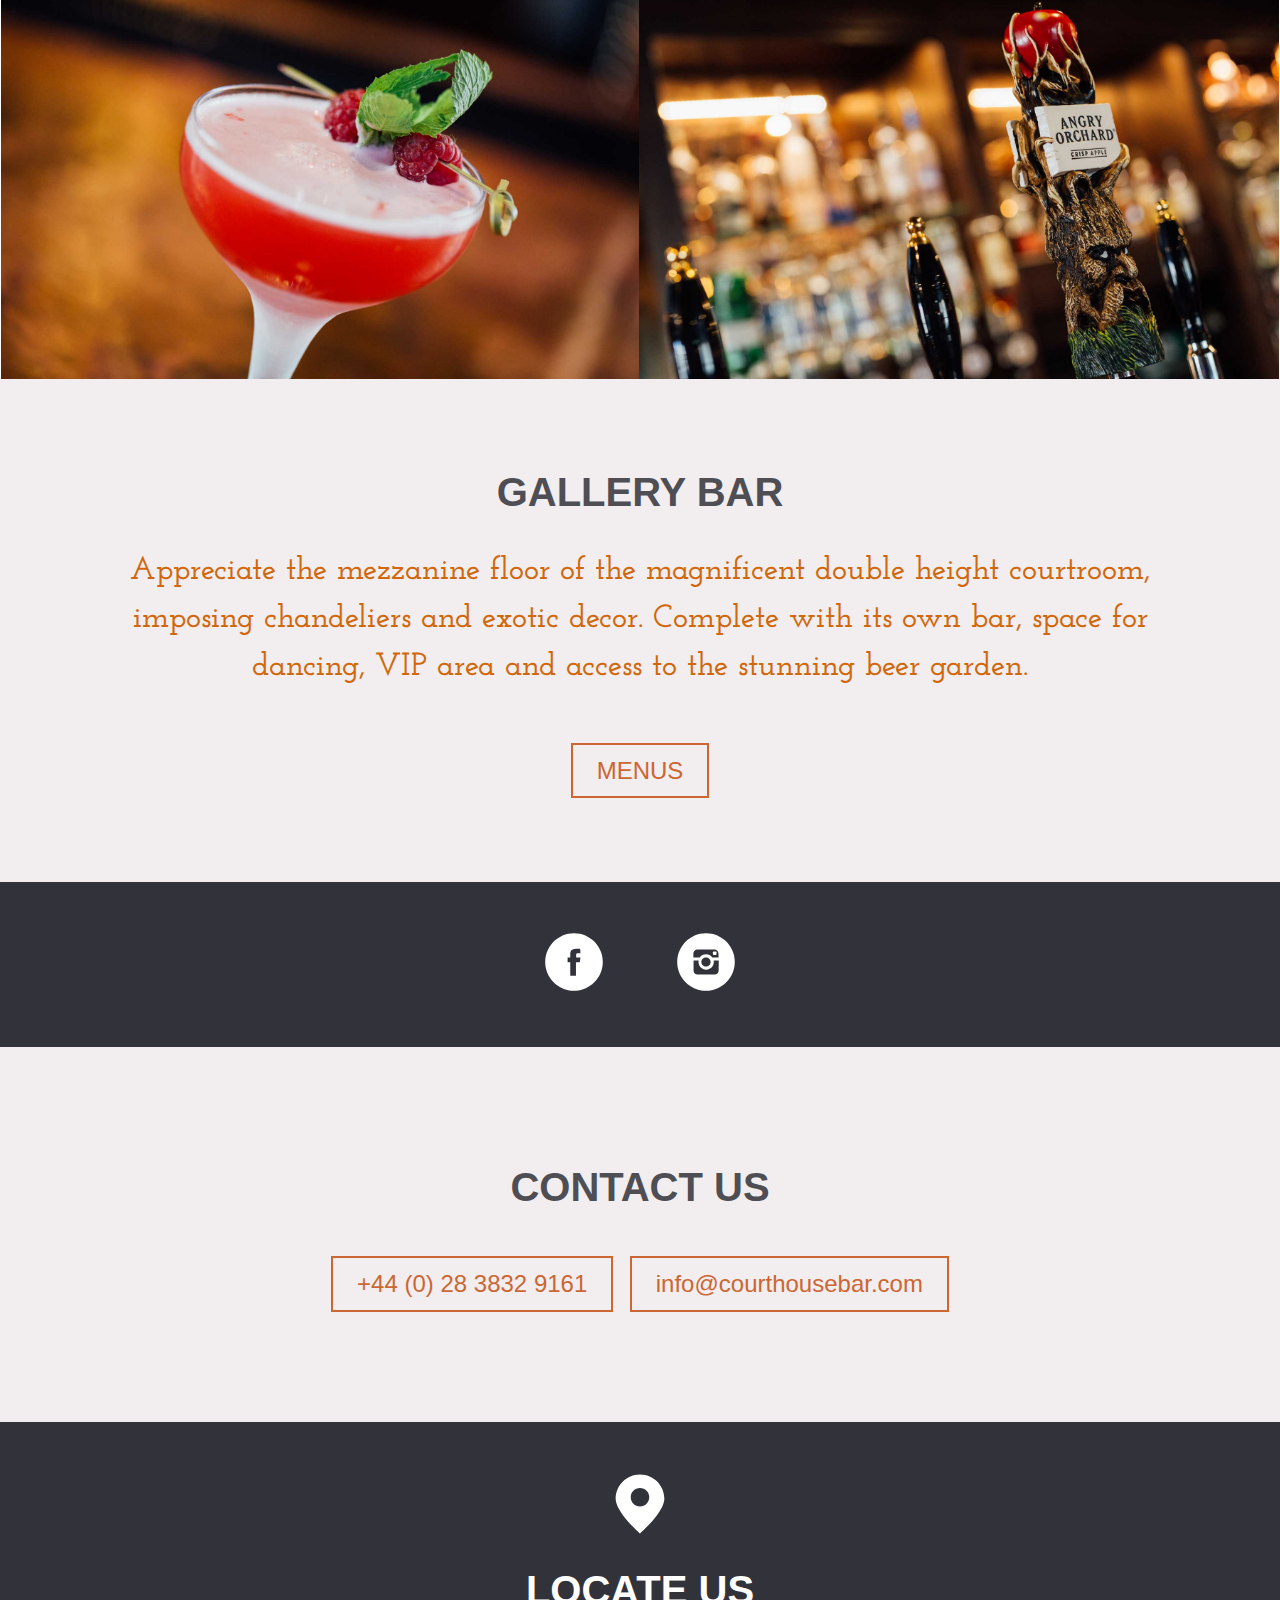
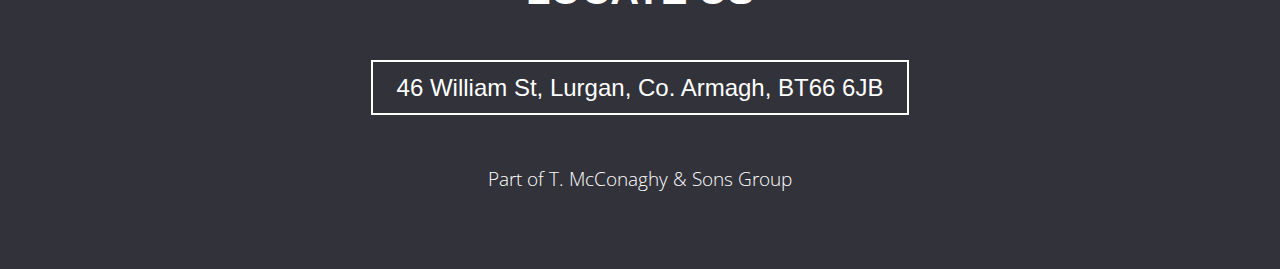
<file: gallery.html>
<!DOCTYPE html>
<html>
  <head>
    <meta charset="utf-8">
    <meta name="viewport" content="width=device-width, initial-scale=1.0">
    <link rel="stylesheet" href="css/normalize.css">
    <link rel="stylesheet" href="css/style.css">
    <link rel="stylesheet" href="css/galleryheader.css">
    <link href="https://fonts.googleapis.com/css?family=Open+Sans" rel="stylesheet">
    <link href="https://fonts.googleapis.com/css?family=Josefin+Slab:400,600" rel="stylesheet">
  </head>
    <body>
    <nav>
      <img class="logo" src="images/logo.svg">
      <ul>
							<a href="index.html">
        <li>
          
          Home
         
        </li>
								 </a>
							<a href="courtroom.html">
        <li>
          
          Courtroom
          
        </li>
								</a>
							 <a href="gallery.html">
        <li>
         
          The Gallery
          
        </li>
									</a>
							 <a href="library.html">
        <li>
         
          Library
         
        </li>
									 </a>
							 <a href="beergarden.html">
        <li>
         
          Beer Garden
         
        </li>
									 </a>
							<a href="menu.html">
        <li>
          
          Menu
          
        </li>
								</a>
							<a href="off_license.html">
        <li>
          
          Off Licence
          
        </li>
								</a>
							
								</a>
							<a href="info.html">
        <li>
          
          Info
          
        </li>
								</a>
						
      </ul>
    </nav>
      <header>
      
      </header>
      
      <section class="pquote">
        <p>
          The Gallery bar is the liveliest of the three bars with a punchy sound system providing a club like vibe for dj&#8217;s There is also a VIP area for private hire.
        </p>
      </section>
      
      <section class="image_gallery">
        <div class="bgardens">
        
        </div>
        <div class="courtroom">
         
       
        </div>
        <div class="gallerybar">
          
        
        </div>
        <div class="library">
        
        
        </div>
      </section>
      
      <section class="maintext">
        <h1>
        Gallery Bar
        </h1>
          <p>
          Appreciate the mezzanine floor of the magnificent double height courtroom, imposing
chandeliers and exotic decor. Complete with its own bar, space for dancing, VIP area and access to the stunning beer garden.
          </p>
        
            </h2>
      <a href="menu.html">
          <h2> 
          Menus
          </h2>
        </a>
      
      </section>
      <section class="social">
      
      </section>
      <section class="social">
        
        <a href="https://www.facebook.com/courthouse.bar.5/">
        <img src="images/facebook.svg">
        </a>
        <a href="https://www.instagram.com/courthouselurgan/">
        <img src="images/instagram.svg">
        </a>
      
      </section>
      
      <section class="contact">
      <h1>
        Contact Us
      </h1>
        
      <a href="tel:+442838329161">
      <h2 class="conlink">
        
        +44 &#40;0&#41; 28 3832 9161
        
      </h2>
        </a>
        <a href="mailto:info@courthousebar.com">
        <h2 class="conlink">
          
        info@courthousebar.com
          
      </h2>
      </a>
      </section>
      
      <footer>
      <img src="images/locate.svg">
      <h1>
        Locate Us
      </h1>
        <a href="https://www.google.co.uk/maps/place/Courthouse+Bar/@54.465422,-6.336555,15z/data=!4m5!3m4!1s0x0:0xa7436ea5d7c31ff5!8m2!3d54.465422!4d-6.336555">
      <h2>
        
        46 William St, Lurgan, Co. Armagh, BT66 6JB
        
      </h2>
      </a>
      <p>
      <small>
        Part of T. McConaghy &amp; Sons Group
      </small>
      </p>
      </footer>
    

    </body>
    

</html>
</file>
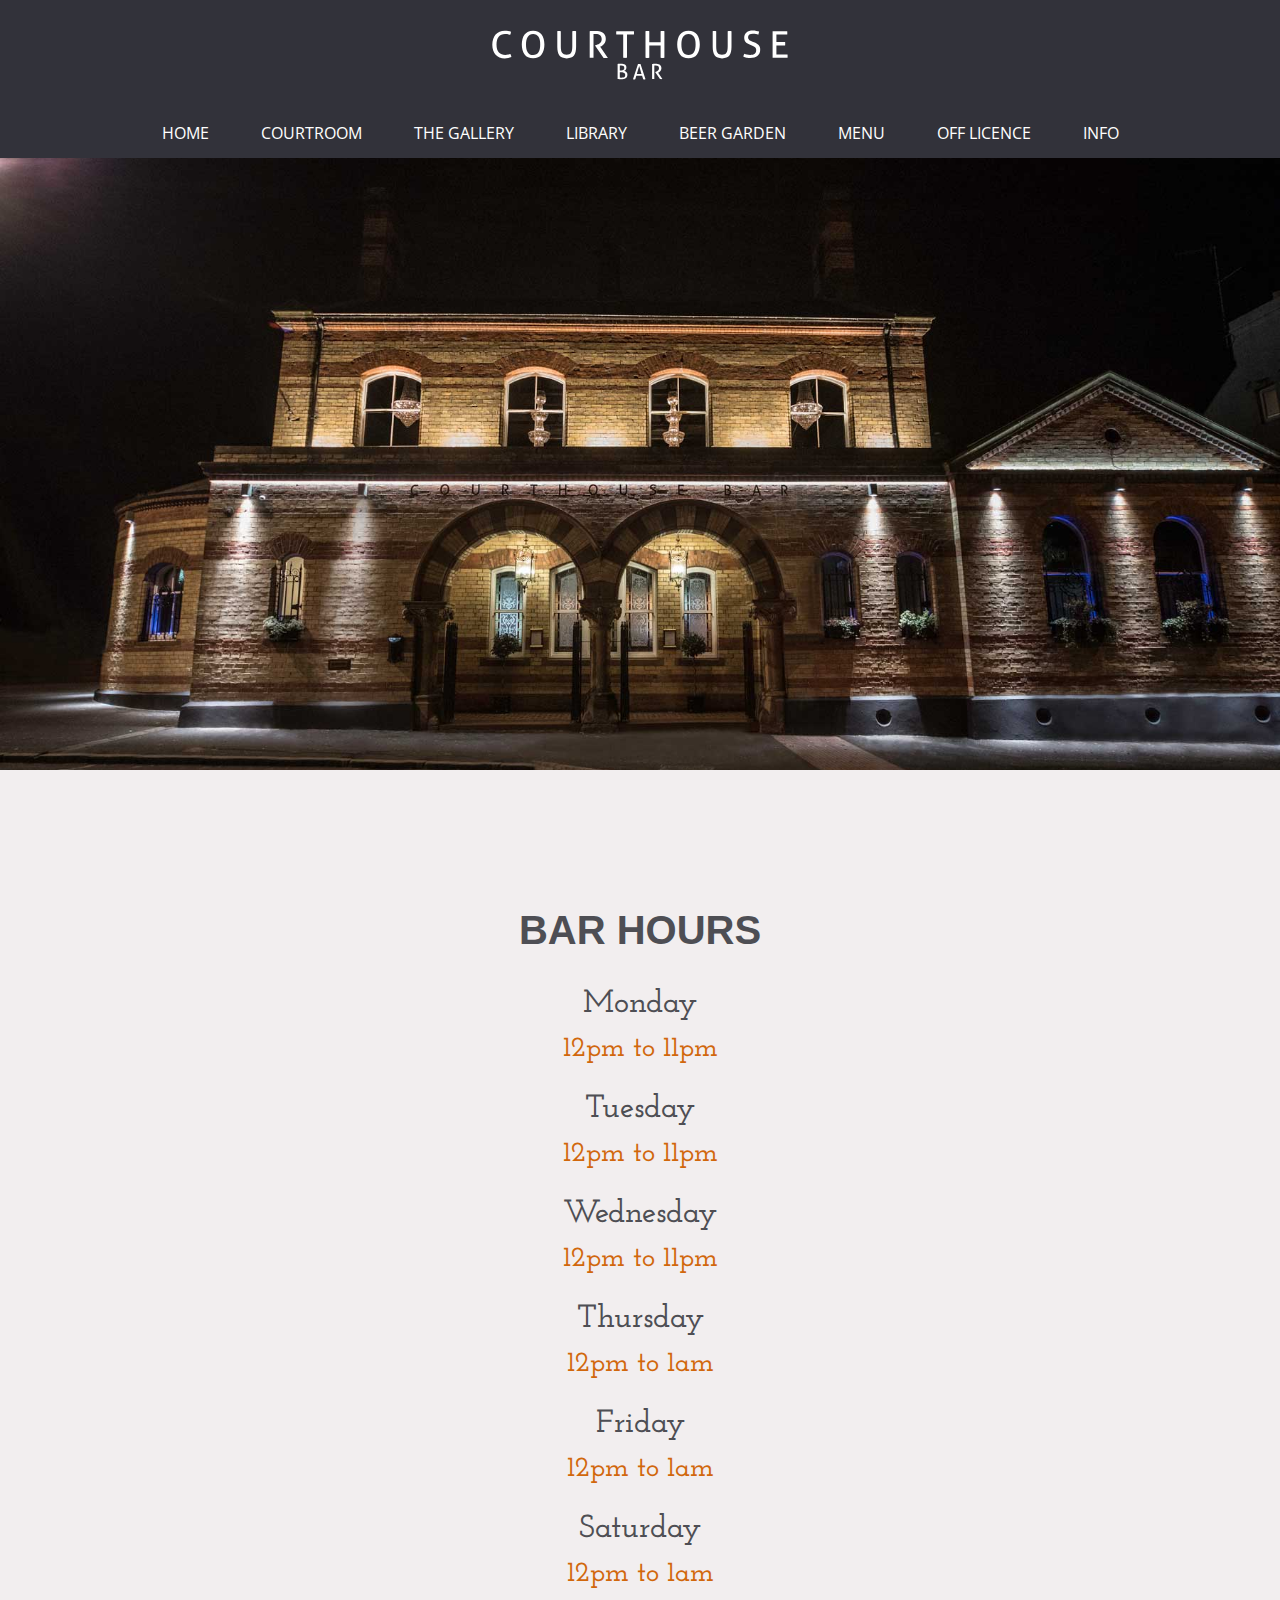
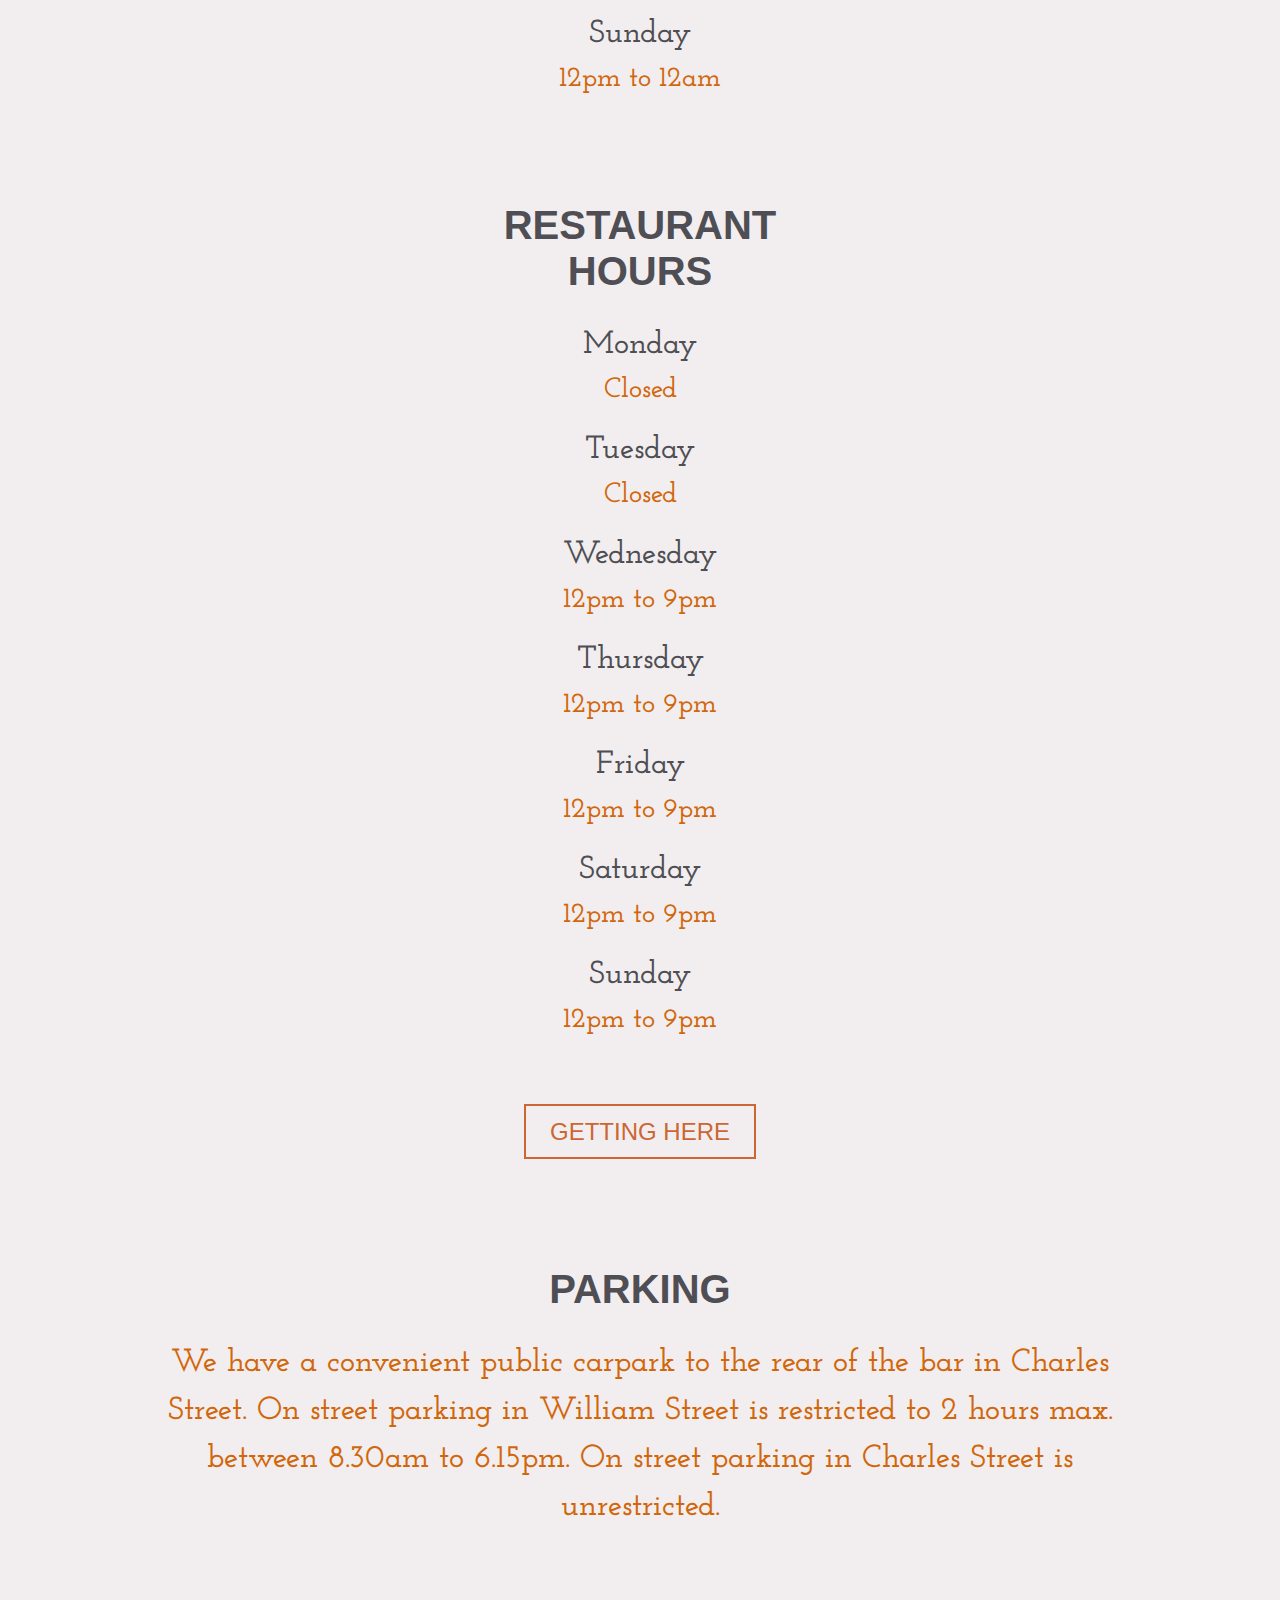
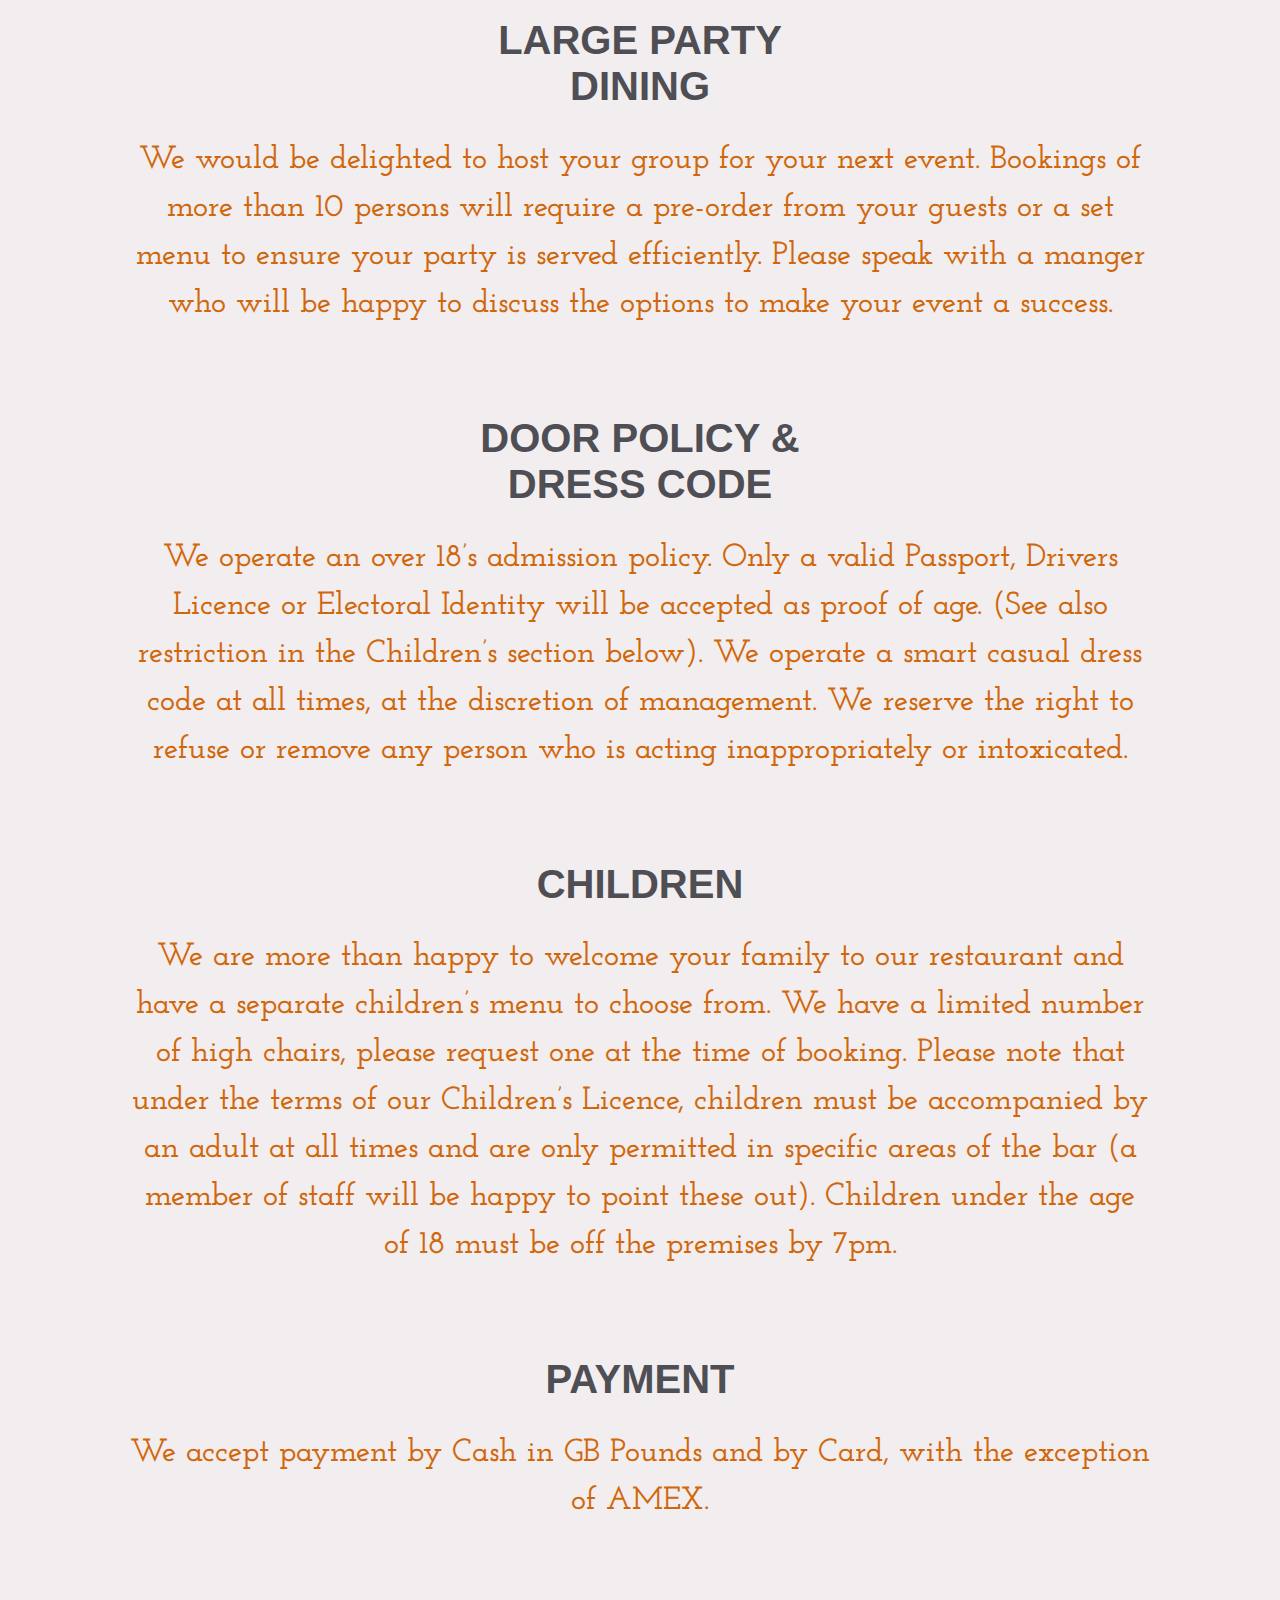
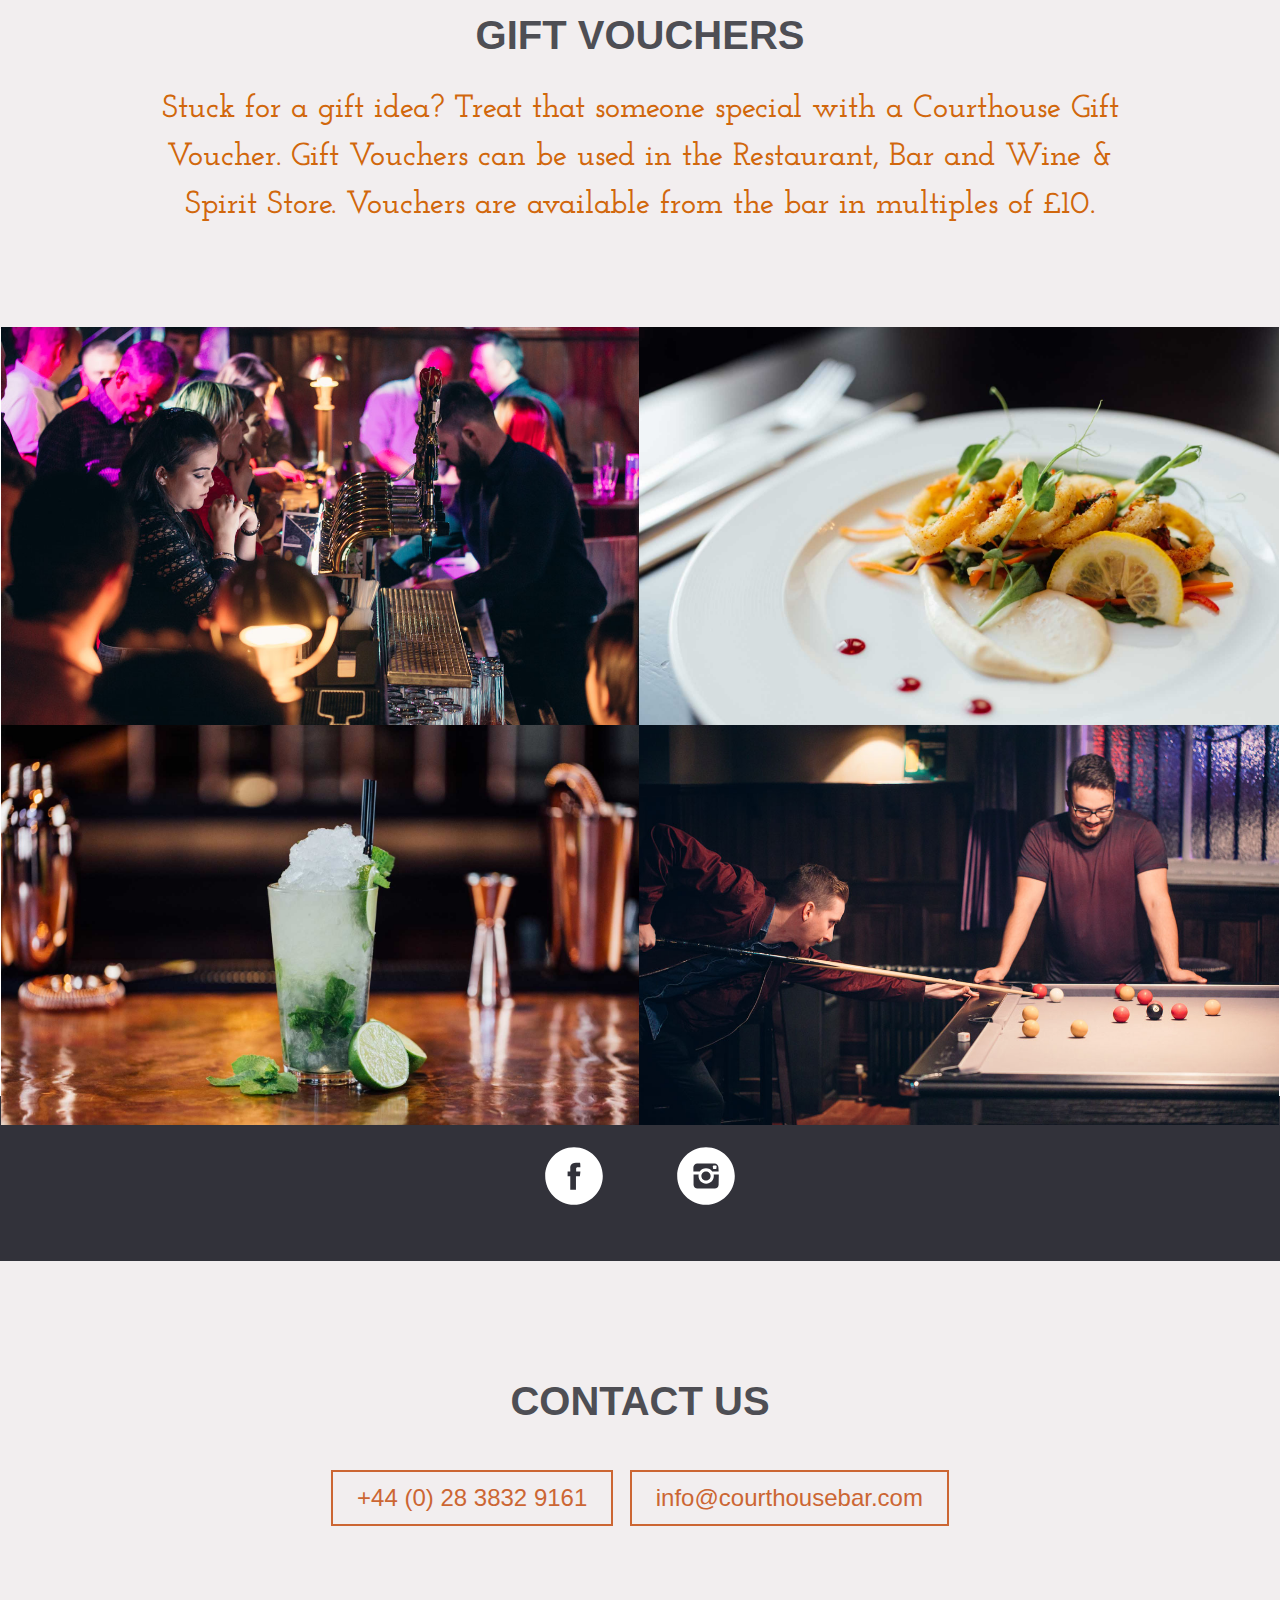
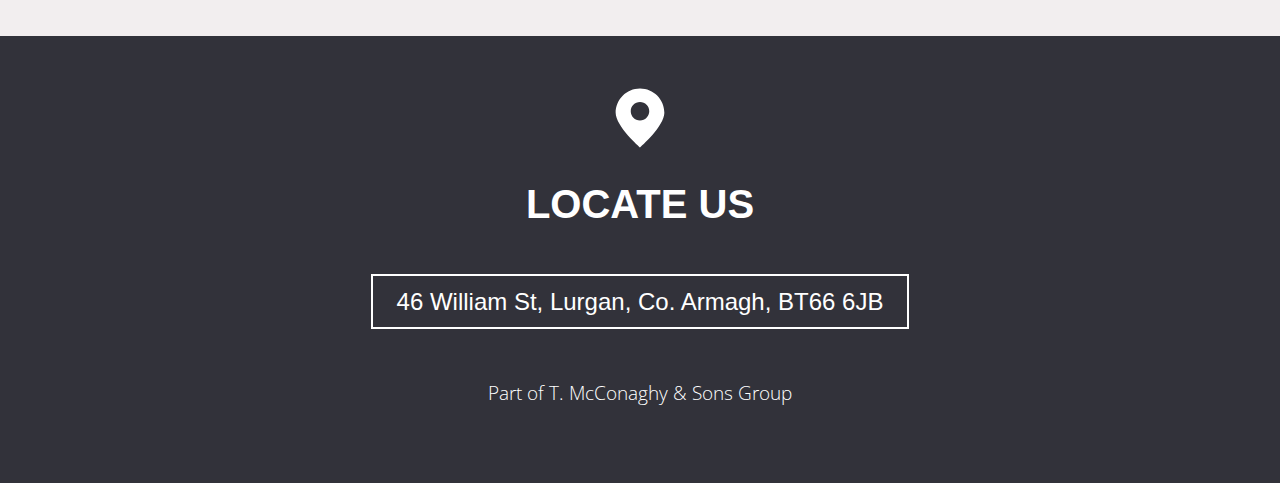
<file: info.html>
<!DOCTYPE html>
<html>
  <head>
    <meta charset="utf-8">
    <meta name="viewport" content="width=device-width, initial-scale=1.0">
    <link rel="stylesheet" href="css/normalize.css">
    <link rel="stylesheet" href="css/style.css">
			 <link rel="stylesheet" href="css/infoheader.css">
    <link href="https://fonts.googleapis.com/css?family=Open+Sans" rel="stylesheet">
			
    <link href="https://fonts.googleapis.com/css?family=Josefin+Slab:400,600" rel="stylesheet">
    
  </head>
    <body>
     <nav>
      <img class="logo" src="images/logo.svg">
      <ul>
							<a href="index.html">
        <li>
          
          Home
         
        </li>
								 </a>
							<a href="courtroom.html">
        <li>
          
          Courtroom
          
        </li>
								</a>
							 <a href="gallery.html">
        <li>
         
          The Gallery
          
        </li>
									</a>
							 <a href="library.html">
        <li>
         
          Library
         
        </li>
									 </a>
							 <a href="beergarden.html">
        <li>
         
          Beer Garden
         
        </li>
									 </a>
							<a href="menu.html">
        <li>
          
          Menu
          
        </li>
								</a>
							<a href="off_license.html">
        <li>
          
          Off Licence
          
        </li>
								</a>
							
								</a>
							<a href="info.html">
        <li>
          
          Info
          
        </li>
								</a>
						
      </ul>
    </nav>
      <header>
      
      </header>
    
      
							
							<section class="topsec">
								
								
								
								
									<h1 class="info">
									BAR HOURS
									</h1>



									<p class="drink">
									Monday</p>

									<p class="abv">
									12pm to 11pm
									</p>

									<p class="drink">
									Tuesday</p>

									<p class="abv">
									12pm to 11pm
									</p>

									<p class="drink">
									Wednesday</p>

									<p class="abv">
									12pm to 11pm
									</p>

									<p class="drink">
									Thursday</p>

									<p class="abv">
									12pm to 1am
									</p>

									<p class="drink">
									Friday</p>

									<p class="abv">
									12pm to 1am
									</p>

									<p class="drink">
									Saturday</p>

									<p class="abv">
									12pm to 1am
									</p>

									<p class="drink">
									Sunday</p>

									<p class="abv">
									12pm to 12am
									</p>
								
								
									<h1 class="info">
									RESTAURANT HOURS
									</h1>



									<p class="drink">
									Monday</p>

									<p class="abv">
									Closed
									</p>

									<p class="drink">
									Tuesday</p>

									<p class="abv">
									Closed
									</p>

									<p class="drink">
									Wednesday</p>

									<p class="abv">
									12pm to 9pm
									</p>

									<p class="drink">
									Thursday</p>

									<p class="abv">
									12pm to 9pm
									</p>

									<p class="drink">
									Friday</p>

									<p class="abv">
									12pm to 9pm
									</p>

									<p class="drink">
									Saturday</p>

									<p class="abv">
									12pm to 9pm
									</p>

									<p class="drink">
									Sunday</p>

									<p class="abv">
									12pm to 9pm
									</p>
								
								
							
								
								<a href="https://www.google.co.uk/maps/dir//Courthouse+Bar,+46+William+St,+Lurgan+BT66+6JA/@54.465422,-6.3387437,17z/data=!4m15!1m6!3m5!1s0x4860fb162feb54c1:0xa7436ea5d7c31ff5!2sCourthouse+Bar!8m2!3d54.465422!4d-6.336555!4m7!1m0!1m5!1m1!1s0x4860fb162feb54c1:0xa7436ea5d7c31ff5!2m2!1d-6.336555!2d54.465422">
								<h2 class="conlink gethere">
								
									GETTING HERE
								
								</h2>
								</a>
								
								
								
								
								
								<h1 class="info">
									Parking
									</h1>

									<p>
								We have a convenient public carpark to the rear of the bar in Charles Street. On street parking in William Street is restricted to 2 hours max. between 8.30am to 6.15pm. On street parking in Charles Street is unrestricted.</p>

							
					
					
									<h1 class="info">
									Large Party Dining
									</h1>

									<p>
								We would be delighted to host your group for your next event. Bookings of more than 10 persons will require a pre&#45;order from your guests or a set menu to ensure your party is served efficiently. Please speak with a manger who will be happy to discuss the options to make your event a success.
								</p>
					
					
								<h1 class="info">
									Door Policy &amp; Dress Code
									</h1>

									<p>
								We operate an over 18’s admission policy. Only a valid Passport, Drivers Licence or Electoral Identity will be accepted as proof of age. &#40;See also restriction in the Children’s section below&#41;. We operate a smart casual dress code at all times, at the discretion of management. We reserve the right to refuse or remove any person who is acting inappropriately or intoxicated.
								</p>
					
					<h1 class="info">
									Children
									</h1>

									<p>
								We are more than happy to welcome your family to our restaurant and have a separate children&rsquo;s menu to choose from. We have a limited number of high chairs, please request one at the time of booking. Please note that under the terms of our Children&rsquo;s Licence, children must be accompanied by an adult at all times and are only permitted in specific areas of the bar &#40;a member of staff will be happy to point these out&#41;. Children under the age of 18 must be off the premises by 7pm.
								</p>
					
					
					<h1 class="info">
									Payment
									</h1>

									<p>
							We accept payment by Cash in GB Pounds and by Card, with the exception of AMEX.
								</p>
					
					
					<h1 class="info">
									Gift Vouchers
									</h1>

									<p>
							Stuck for a gift idea? Treat that someone special with a Courthouse Gift Voucher. Gift Vouchers can be used in the Restaurant, Bar and Wine &amp; Spirit Store. Vouchers are available from the bar in multiples of &pound;10.
								</p>
					
					</section>

						
    
      
      <section class="image_gallery">
        <div class="bgardens">
        
        </div>
        <div class="courtroom">
         
       
        </div>
        <div class="gallerybar">
          
        
        </div>
        <div class="library">
        
        
        </div>
      </section>
	
      <section class="social">
        
        <a href="https://www.facebook.com/courthouse.bar.5/">
        <img src="images/facebook.svg">
        </a>
        <a href="https://www.instagram.com/courthouselurgan/">
        <img src="images/instagram.svg">
        </a>
      
      </section>
      
      <section class="contact">
      <h1>
        Contact Us
      </h1>
      
							<a href="tel:+442838329161">
      <h2 class="conlink">
        
        +44 &#40;0&#41; 28 3832 9161
        
      </h2>
								</a>
							<a href="mailto:info@courthousebar.com">
        <h2 class="conlink">
          
        info@courthousebar.com
          
      </h2>
								</a>
      </section>
      <footer>
      <img src="images/locate.svg">
      <h1>
        Locate Us
      </h1>
							<a href="https://www.google.co.uk/maps/place/Courthouse+Bar/@54.465422,-6.336555,15z/data=!4m5!3m4!1s0x0:0xa7436ea5d7c31ff5!8m2!3d54.465422!4d-6.336555">
      <h2>
        
        46 William St, Lurgan, Co. Armagh, BT66 6JB
        
      </h2>
								</a>
      <p>
      <small>
        Part of T. McConaghy &amp; Sons Group
      </small>
      </p>
      </footer>
    

    </body>
    

</html>
</file>
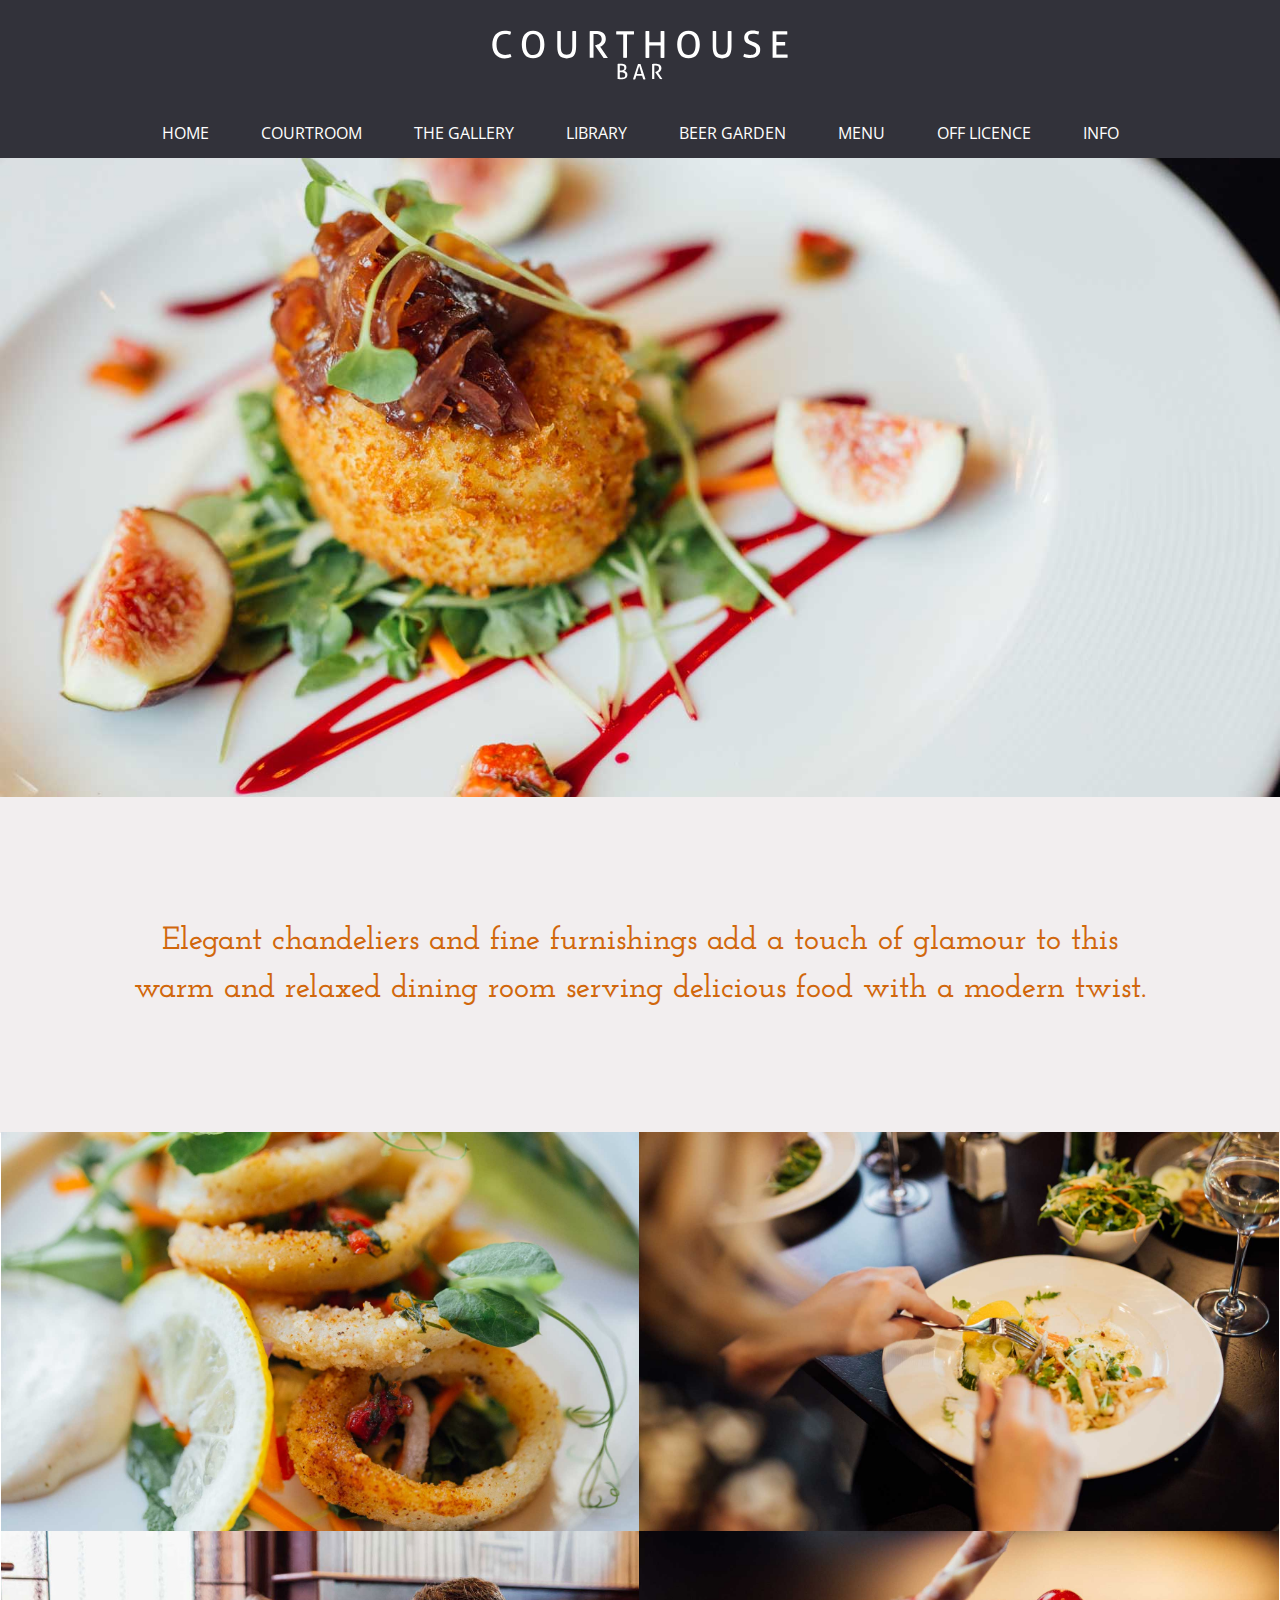
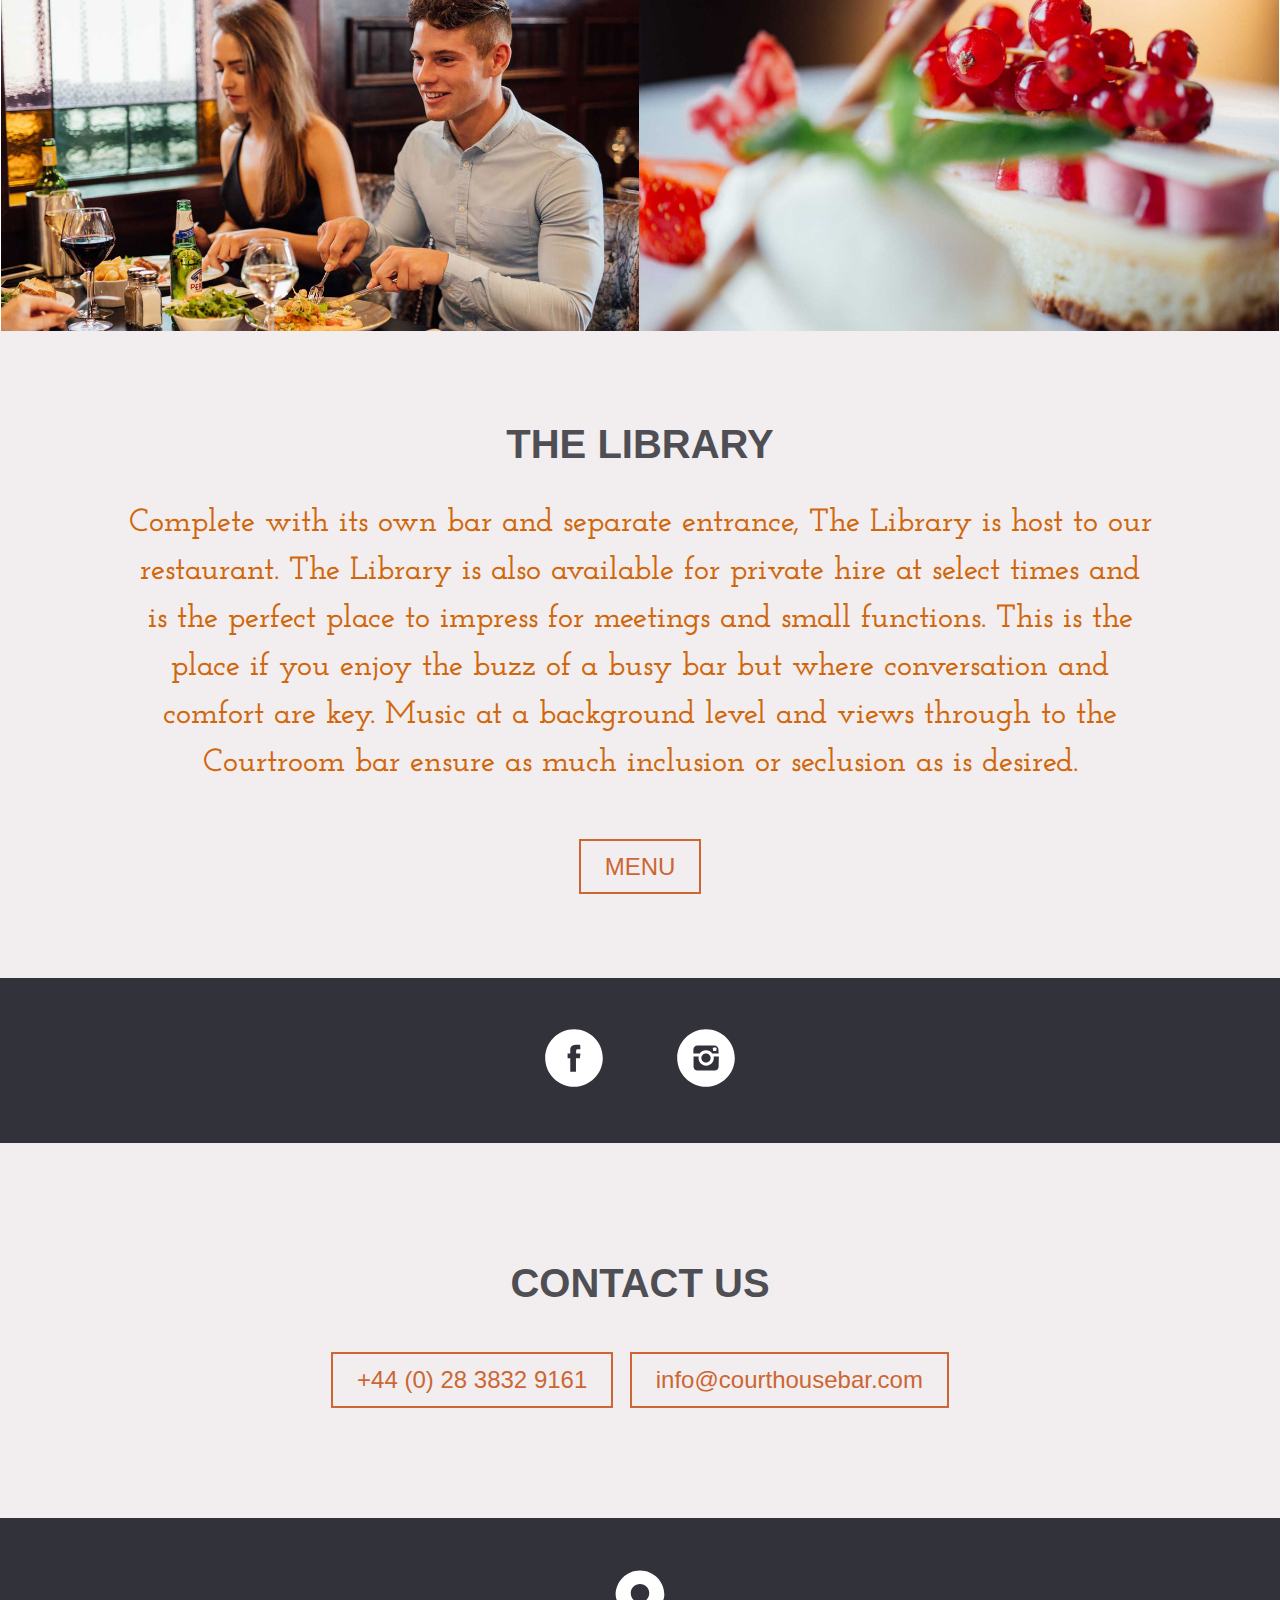
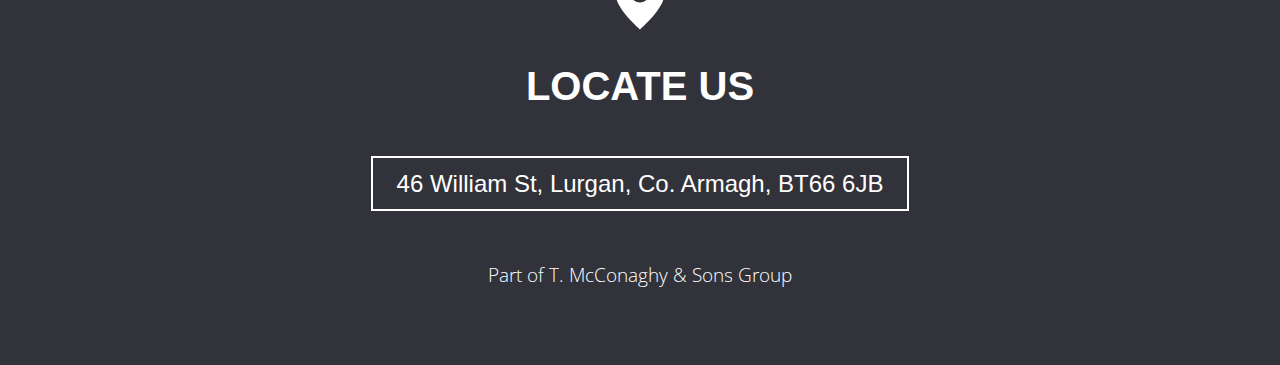
<file: library.html>
<!DOCTYPE html>
<html>
  <head>
    <meta charset="utf-8">
    <meta name="viewport" content="width=device-width, initial-scale=1.0">
    <link rel="stylesheet" href="css/normalize.css">
    <link rel="stylesheet" href="css/style.css">
    <link rel="stylesheet" href="css/libraryheader.css">
    <link href="https://fonts.googleapis.com/css?family=Open+Sans" rel="stylesheet">
    <link href="https://fonts.googleapis.com/css?family=Josefin+Slab:400,600" rel="stylesheet">
  </head>
    <body>
    <nav>
      <img class="logo" src="images/logo.svg">
      <ul>
							<a href="index.html">
        <li>
          
          Home
         
        </li>
								 </a>
							<a href="courtroom.html">
        <li>
          
          Courtroom
          
        </li>
								</a>
							 <a href="gallery.html">
        <li>
         
          The Gallery
          
        </li>
									</a>
							 <a href="library.html">
        <li>
         
          Library
         
        </li>
									 </a>
							 <a href="beergarden.html">
        <li>
         
          Beer Garden
         
        </li>
									 </a>
							<a href="menu.html">
        <li>
          
          Menu
          
        </li>
								</a>
							<a href="off_license.html">
        <li>
          
          Off Licence
          
        </li>
								</a>
							
								</a>
							<a href="info.html">
        <li>
          
          Info
          
        </li>
								</a>
						
      </ul>
    </nav>
      <header>
      
      </header>
      
      <section class="pquote">
        <p>
          Elegant chandeliers and fine furnishings add a touch of glamour to this warm and relaxed dining room serving delicious food with a modern twist.
        </p>
      </section>
      
      <section class="image_gallery">
        <div class="bgardens">
        
        </div>
        <div class="courtroom">
         
       
        </div>
        <div class="gallerybar">
          
        
        </div>
        <div class="library">
        
        
        </div>
      </section>
      
      <section class="maintext">
        <h1>
        THE LIBRARY
        </h1>
          <p>
          Complete with its own bar and separate entrance, The Library is host to our restaurant. The Library is also available for private hire at select times and is the perfect place to impress for meetings and small functions. This is the place if you enjoy the buzz of a busy bar but where conversation and comfort are key. Music at a background level and views through to the Courtroom bar ensure as much inclusion or seclusion as is desired.
          </p>
        
            </h2>
      <a href="menu.html">
          <h2>
            
          Menu
          
          </h2>
      </a>
      </section>
      <section class="social">
      
      </section>
      <section class="social">
        
        <a href="https://www.facebook.com/courthouse.bar.5/">
        <img src="images/facebook.svg">
        </a>
        <a href="https://www.instagram.com/courthouselurgan/">
        <img src="images/instagram.svg">
        </a>
      
      </section>
      
      <section class="contact">
      <h1>
        Contact Us
      </h1>
        
      <a href="tel:+442838329161">
      <h2 class="conlink">
        
        +44 &#40;0&#41; 28 3832 9161
        
      </h2>
      </a>
        <a href="mailto:info@courthousebar.com">
        <h2 class="conlink">
          
        info@courthousebar.com
         
      </h2>
       </a>
      </section>
      
      <footer>
      <img src="images/locate.svg">
      <h1>
        Locate Us
      </h1>
      
      <a href="https://www.google.co.uk/maps/place/Courthouse+Bar/@54.465422,-6.336555,15z/data=!4m5!3m4!1s0x0:0xa7436ea5d7c31ff5!8m2!3d54.465422!4d-6.336555">
      <h2>
        
        46 William St, Lurgan, Co. Armagh, BT66 6JB
        
      </h2>
      </a>
      <p>
      <small>
        Part of T. McConaghy &amp; Sons Group
      </small>
      </p>
      </footer>
    

    </body>
    

</html>
</file>
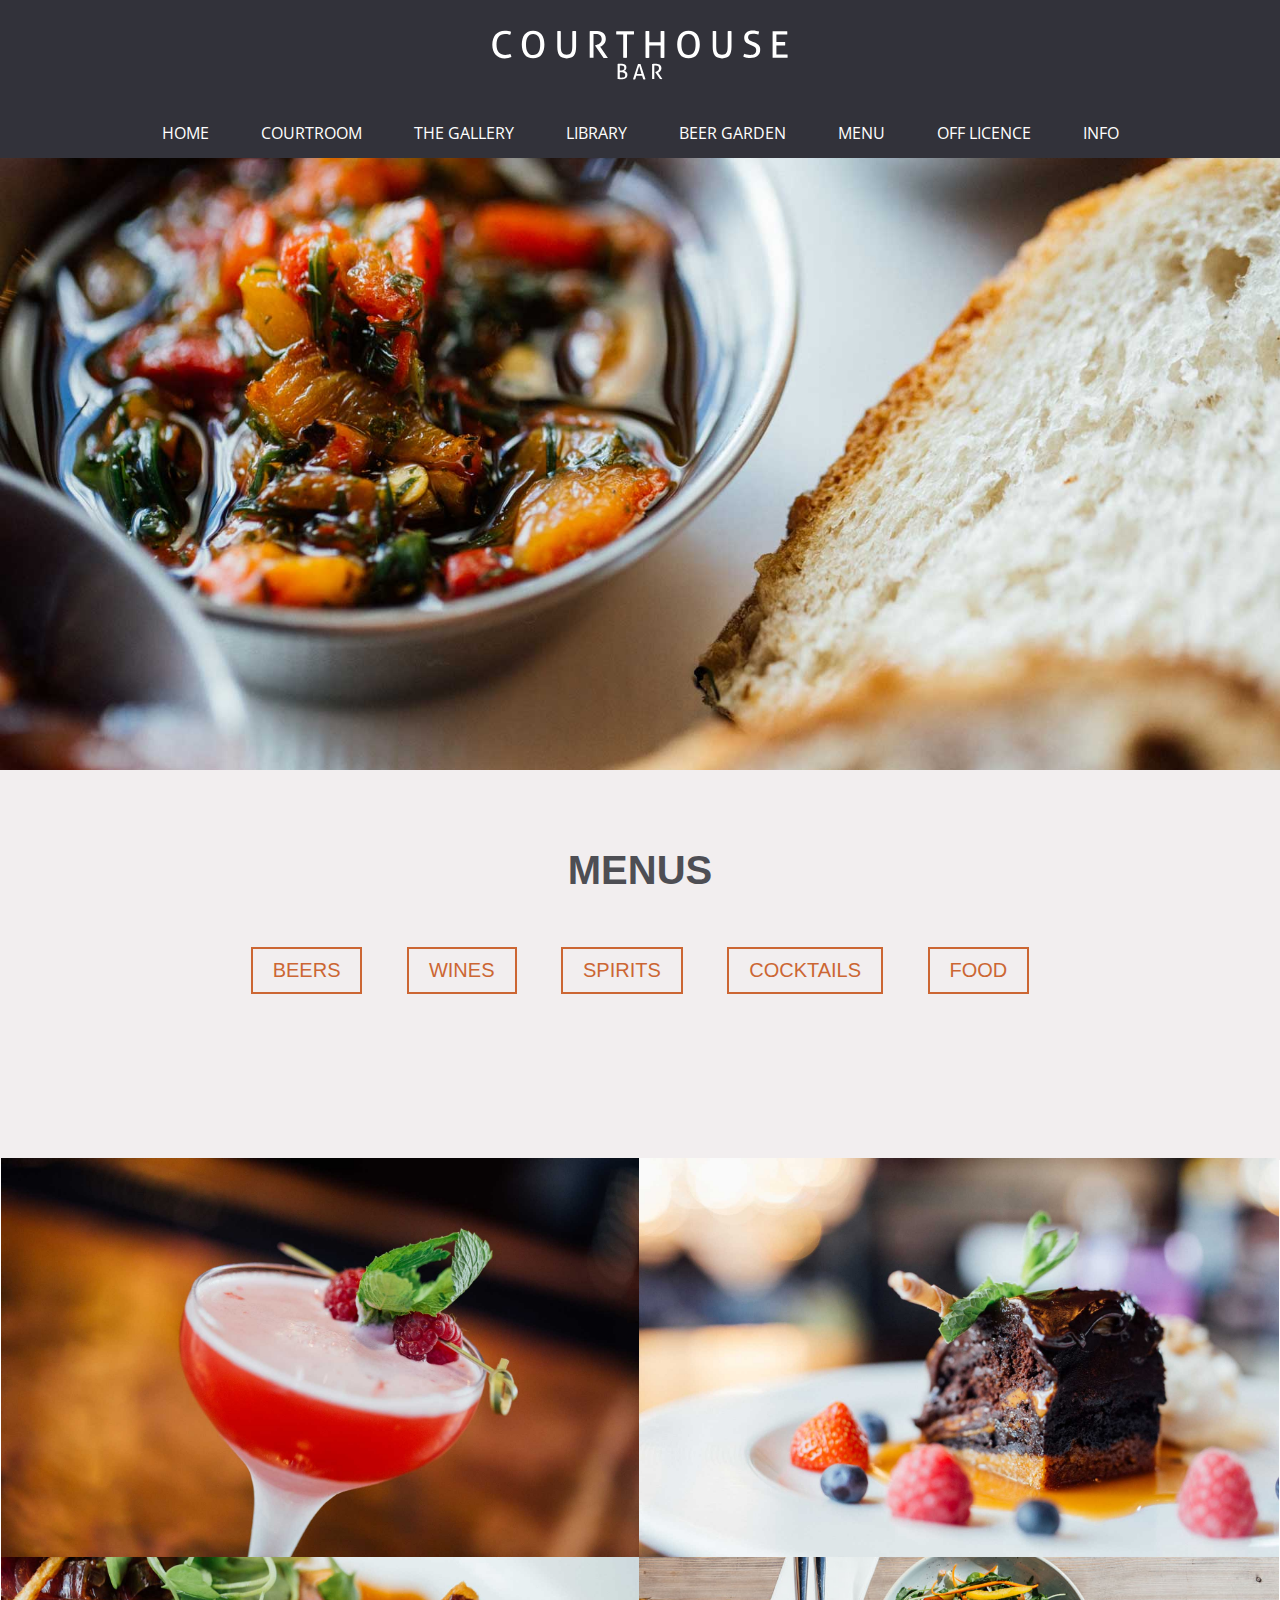
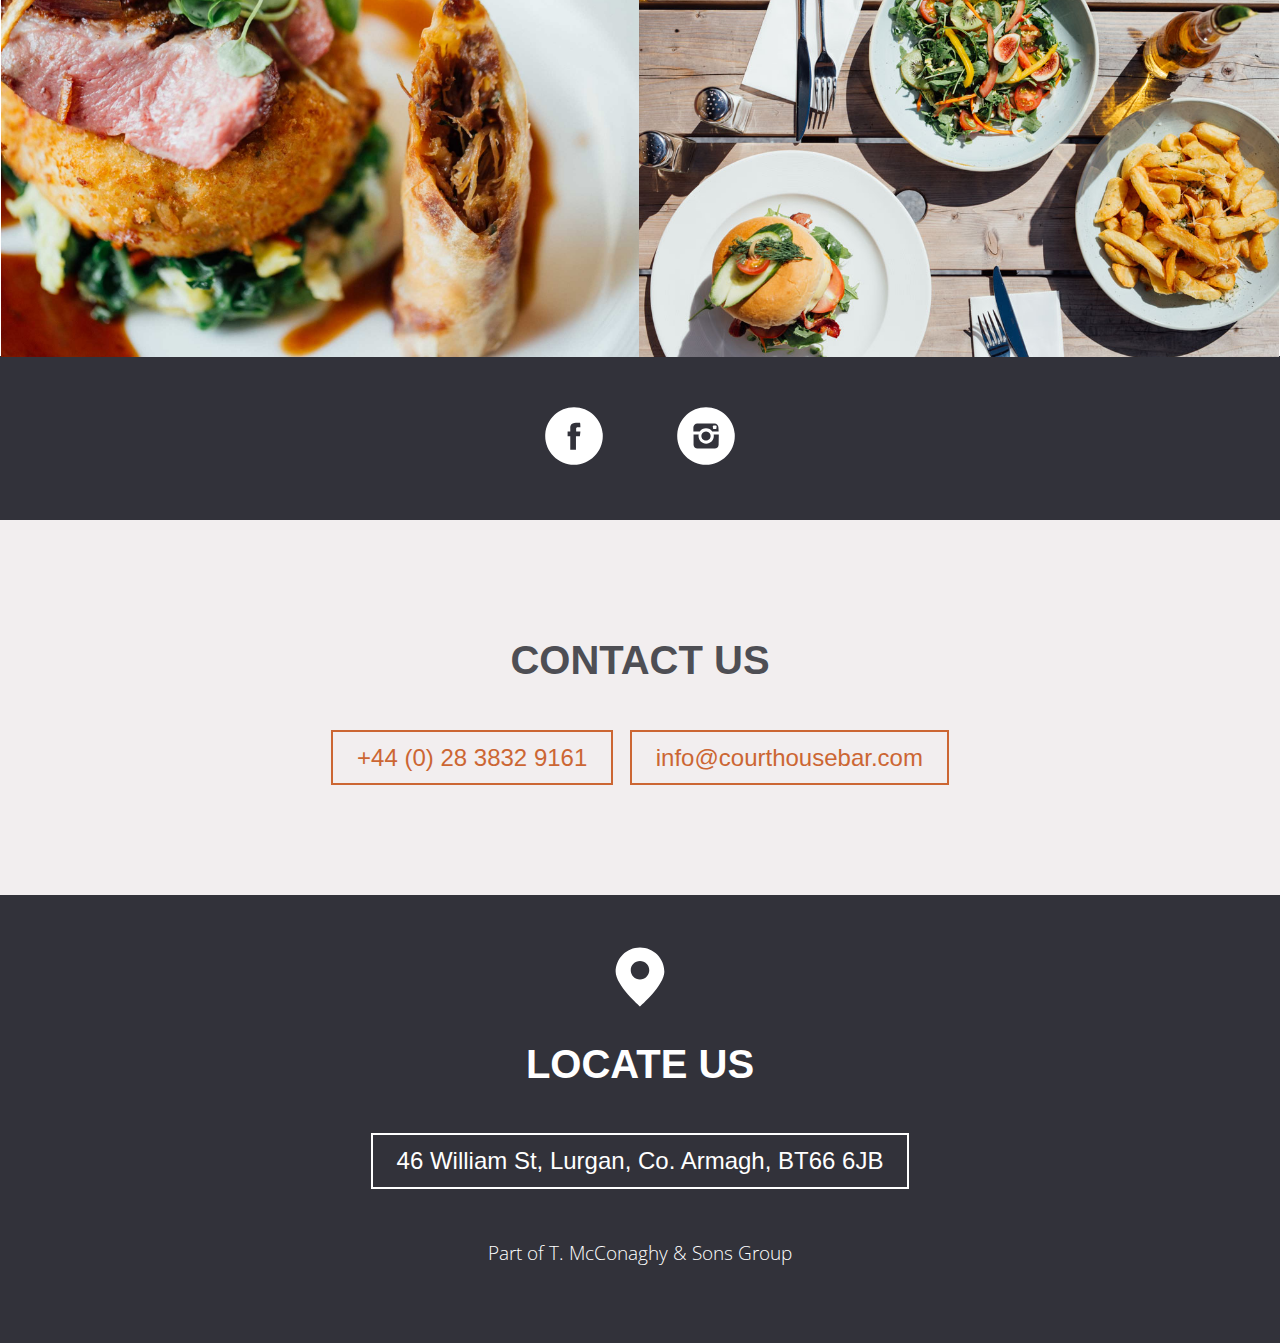
<file: menu.html>
<!DOCTYPE html>
<html>
  <head>
    <meta charset="utf-8">
    <meta name="viewport" content="width=device-width, initial-scale=1.0">
    <link rel="stylesheet" href="css/normalize.css">
    <link rel="stylesheet" href="css/style.css">
    <link rel="stylesheet" href="css/menuheader.css">
    <link href="https://fonts.googleapis.com/css?family=Open+Sans" rel="stylesheet">
    <link href="https://fonts.googleapis.com/css?family=Josefin+Slab:400,600" rel="stylesheet">
  </head>
    <body>
    <nav>
      <img class="logo" src="images/logo.svg">
      <ul>
							<a href="index.html">
        <li>
          
          Home
         
        </li>
								 </a>
							<a href="courtroom.html">
        <li>
          
          Courtroom
          
        </li>
								</a>
							 <a href="gallery.html">
        <li>
         
          The Gallery
          
        </li>
									</a>
							 <a href="library.html">
        <li>
         
          Library
         
        </li>
									 </a>
							 <a href="beergarden.html">
        <li>
         
          Beer Garden
         
        </li>
									 </a>
							<a href="menu.html">
        <li>
          
          Menu
          
        </li>
								</a>
							<a href="off_license.html">
        <li>
          
          Off Licence
          
        </li>
								</a>
							
								</a>
							<a href="info.html">
        <li>
          
          Info
          
        </li>
								</a>
						
      </ul>
    </nav>
      <header>
      
      </header>
      
      <section class="topsec">
        <h1>
        MENUS
        </h1>
        <div class="menu_buttons">
          <a href="beers.html" >
          <h2>
            
            Beers
            
          </h2>
          </a>
          <a href="winelist.html">
          <h2>
            
            Wines
            
          </h2>
          </a>
        <a href="spirits.html">
        <h2>
            
            Spirits
            
          </h2>
          </a>
          <a href="cocktails.html">
        <h2>
            
            Cocktails
            
          </h2>
          </a>
          <a href="food.html">
          <h2>
            
            Food
            
          </h2>
          </a>
          </div>
      </section>
      
      <section class="image_gallery">
        <div class="bgardens">
        
        </div>
        <div class="courtroom">
         
       
        </div>
        <div class="gallerybar">
          
        
        </div>
        <div class="library">
        
        
        </div>
      </section>
      
      
      <section class="social">
      
      </section>
      <section class="social">
        
        <a href="https://www.facebook.com/courthouse.bar.5/">
        <img src="images/facebook.svg">
        </a>
        <a href="https://www.instagram.com/courthouselurgan/">
        <img src="images/instagram.svg">
        </a>
      
      </section>
      
      <section class="contact">
      <h1>
        Contact Us
      </h1>
        
      <a href="tel:+442838329161">
      <h2 class="conlink">
        
        +44 &#40;0&#41; 28 3832 9161
        
      </h2>
      </a>
        
        <a href="mailto:info@courthousebar.com">
        <h2 class="conlink">
          
         info@courthousebar.com
         
      </h2>
       </a>
      </section>
      
      <footer>
      <img src="images/locate.svg">
      <h1>
        Locate Us
      </h1>
      
      <a href="https://www.google.co.uk/maps/place/Courthouse+Bar/@54.465422,-6.336555,15z/data=!4m5!3m4!1s0x0:0xa7436ea5d7c31ff5!8m2!3d54.465422!4d-6.336555">
      <h2>
        
        46 William St, Lurgan, Co. Armagh, BT66 6JB
        
      </h2>
      </a>
      <p>
      <small>
        Part of T. McConaghy &amp; Sons Group
      </small>
      </p>
      </footer>
    

    </body>
    

</html>
</file>
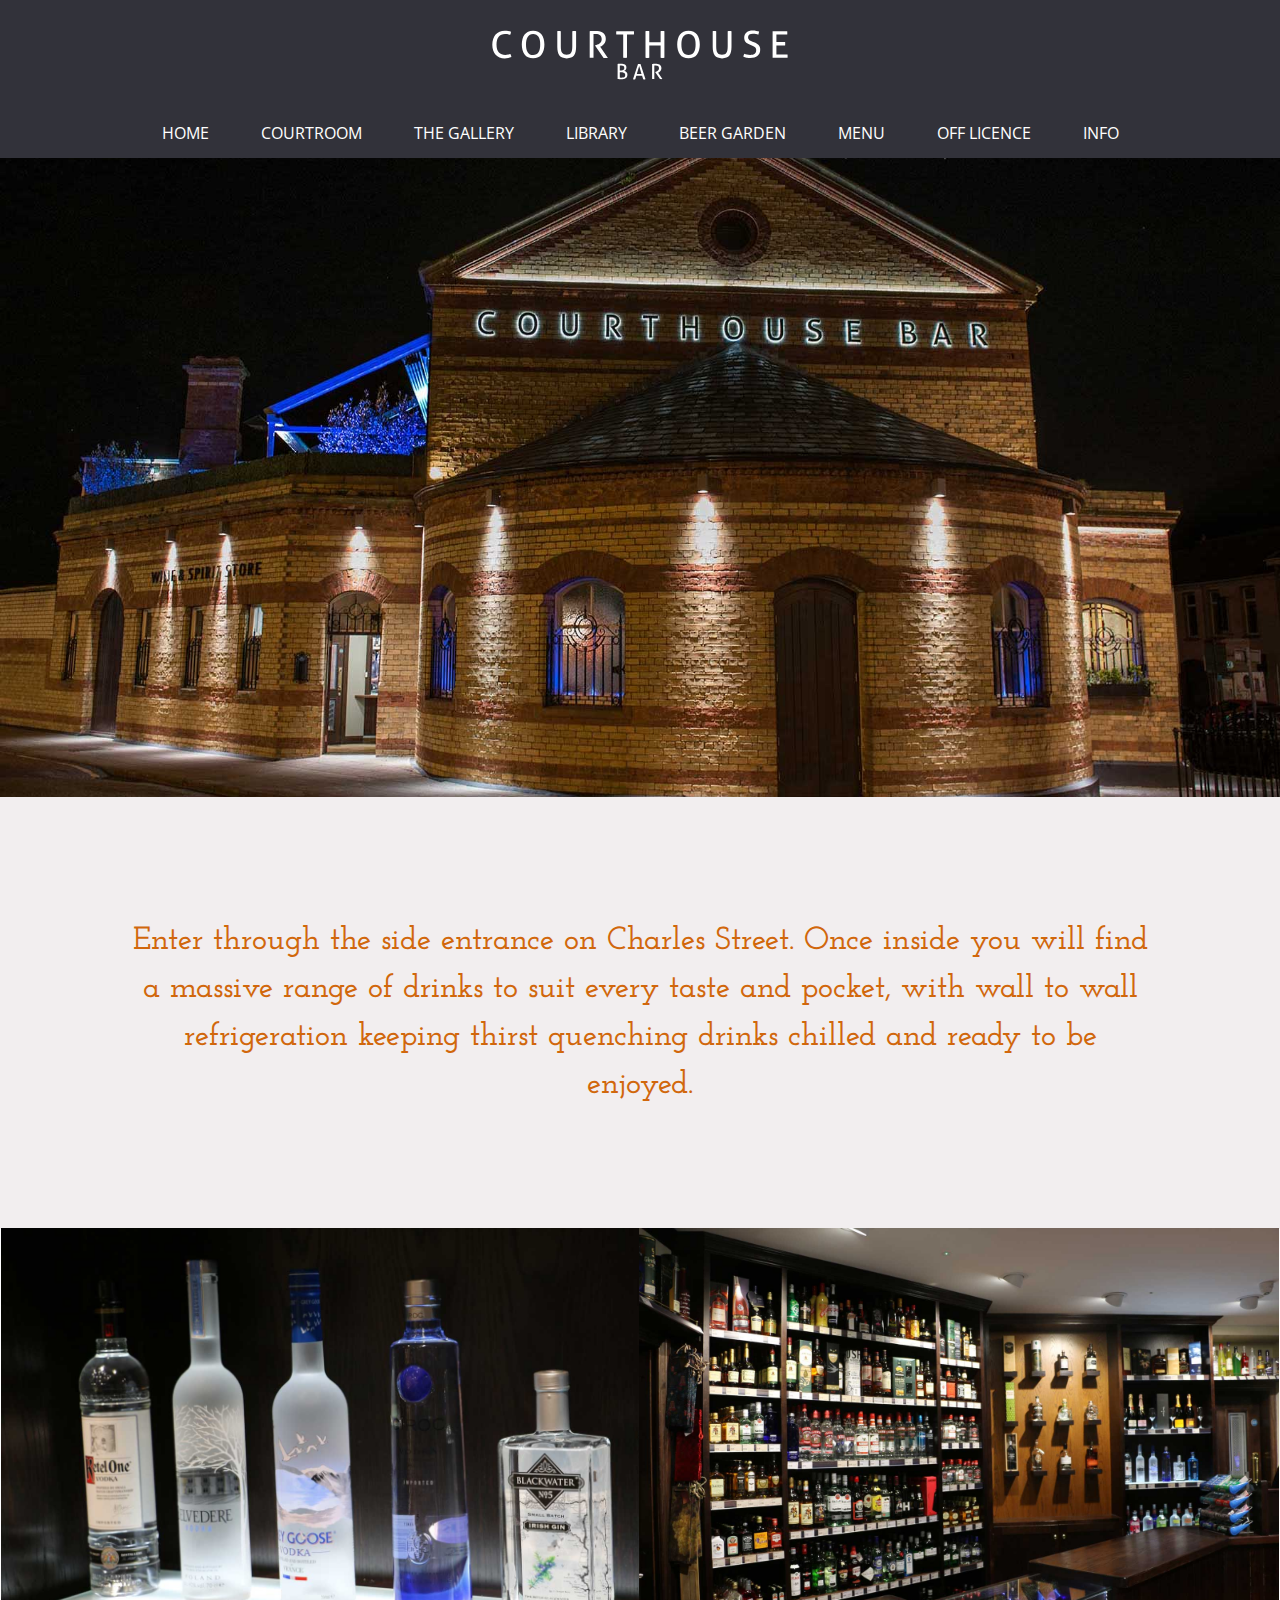
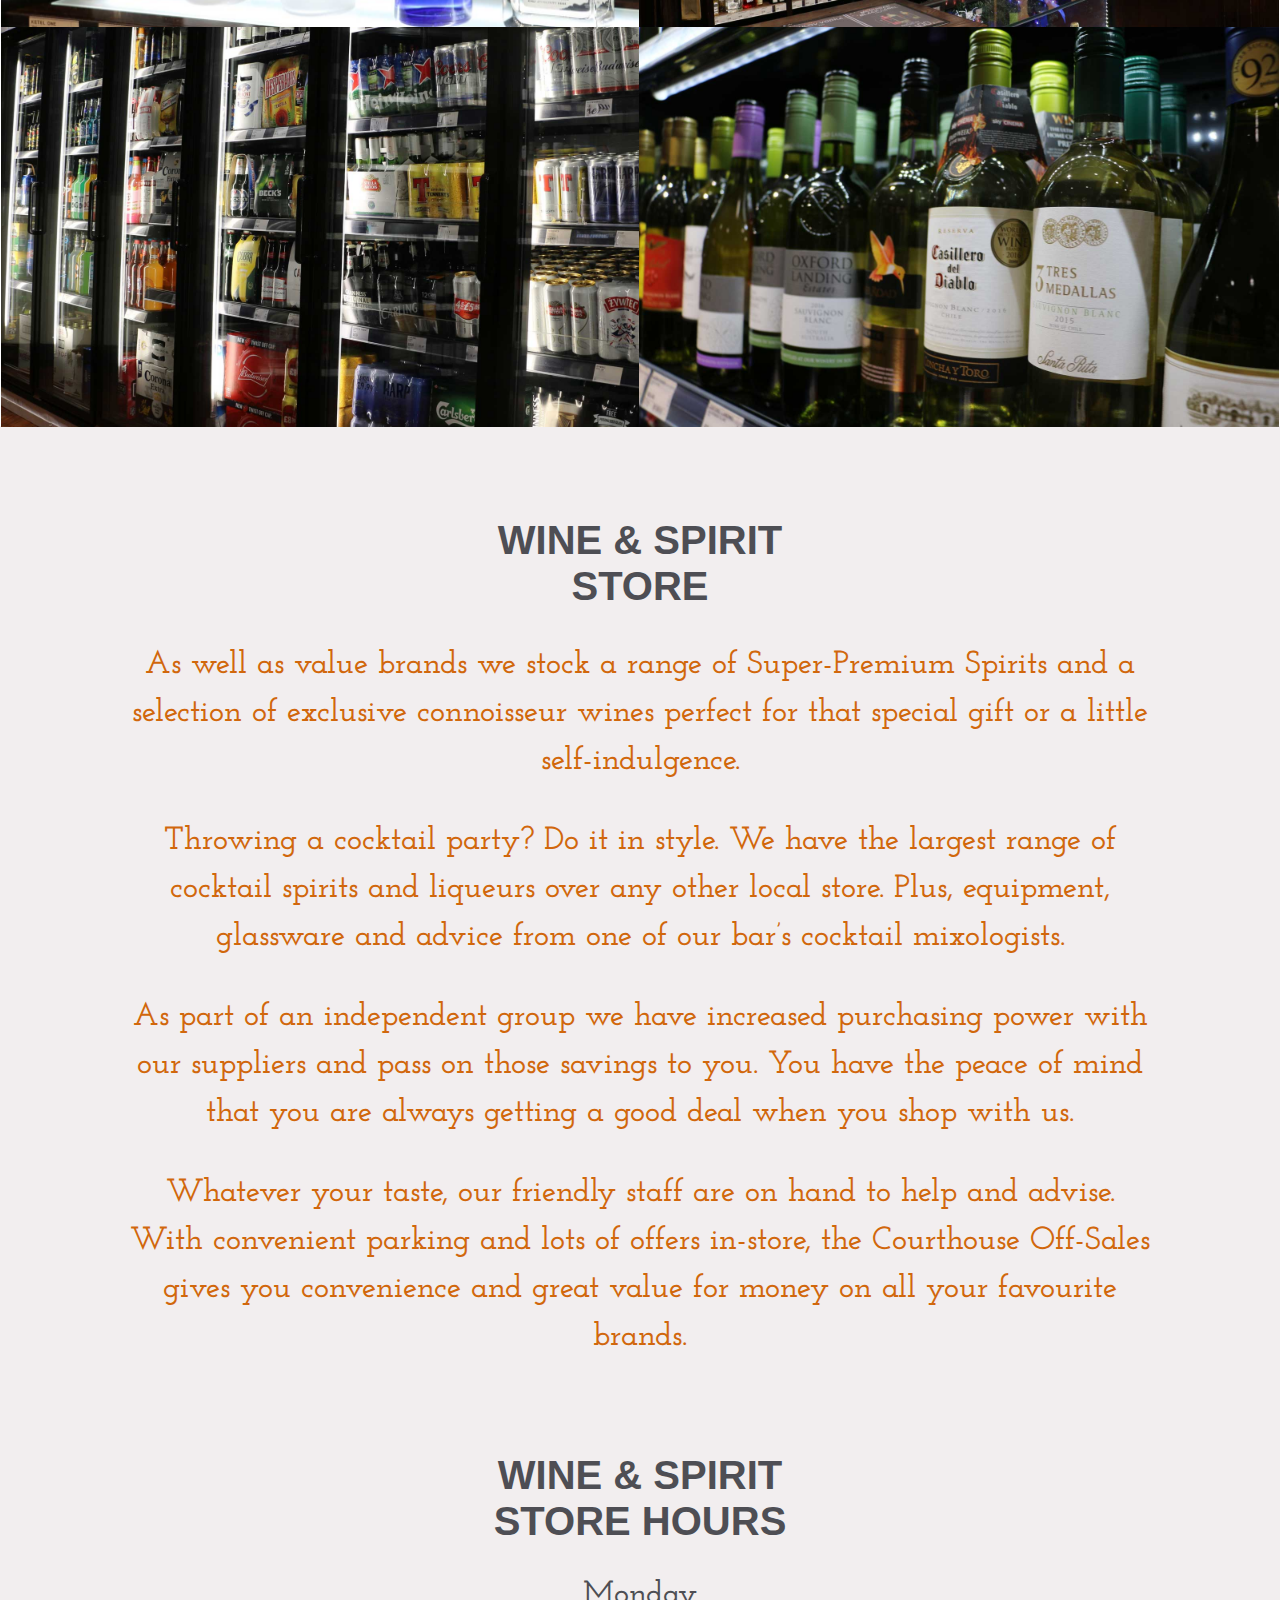
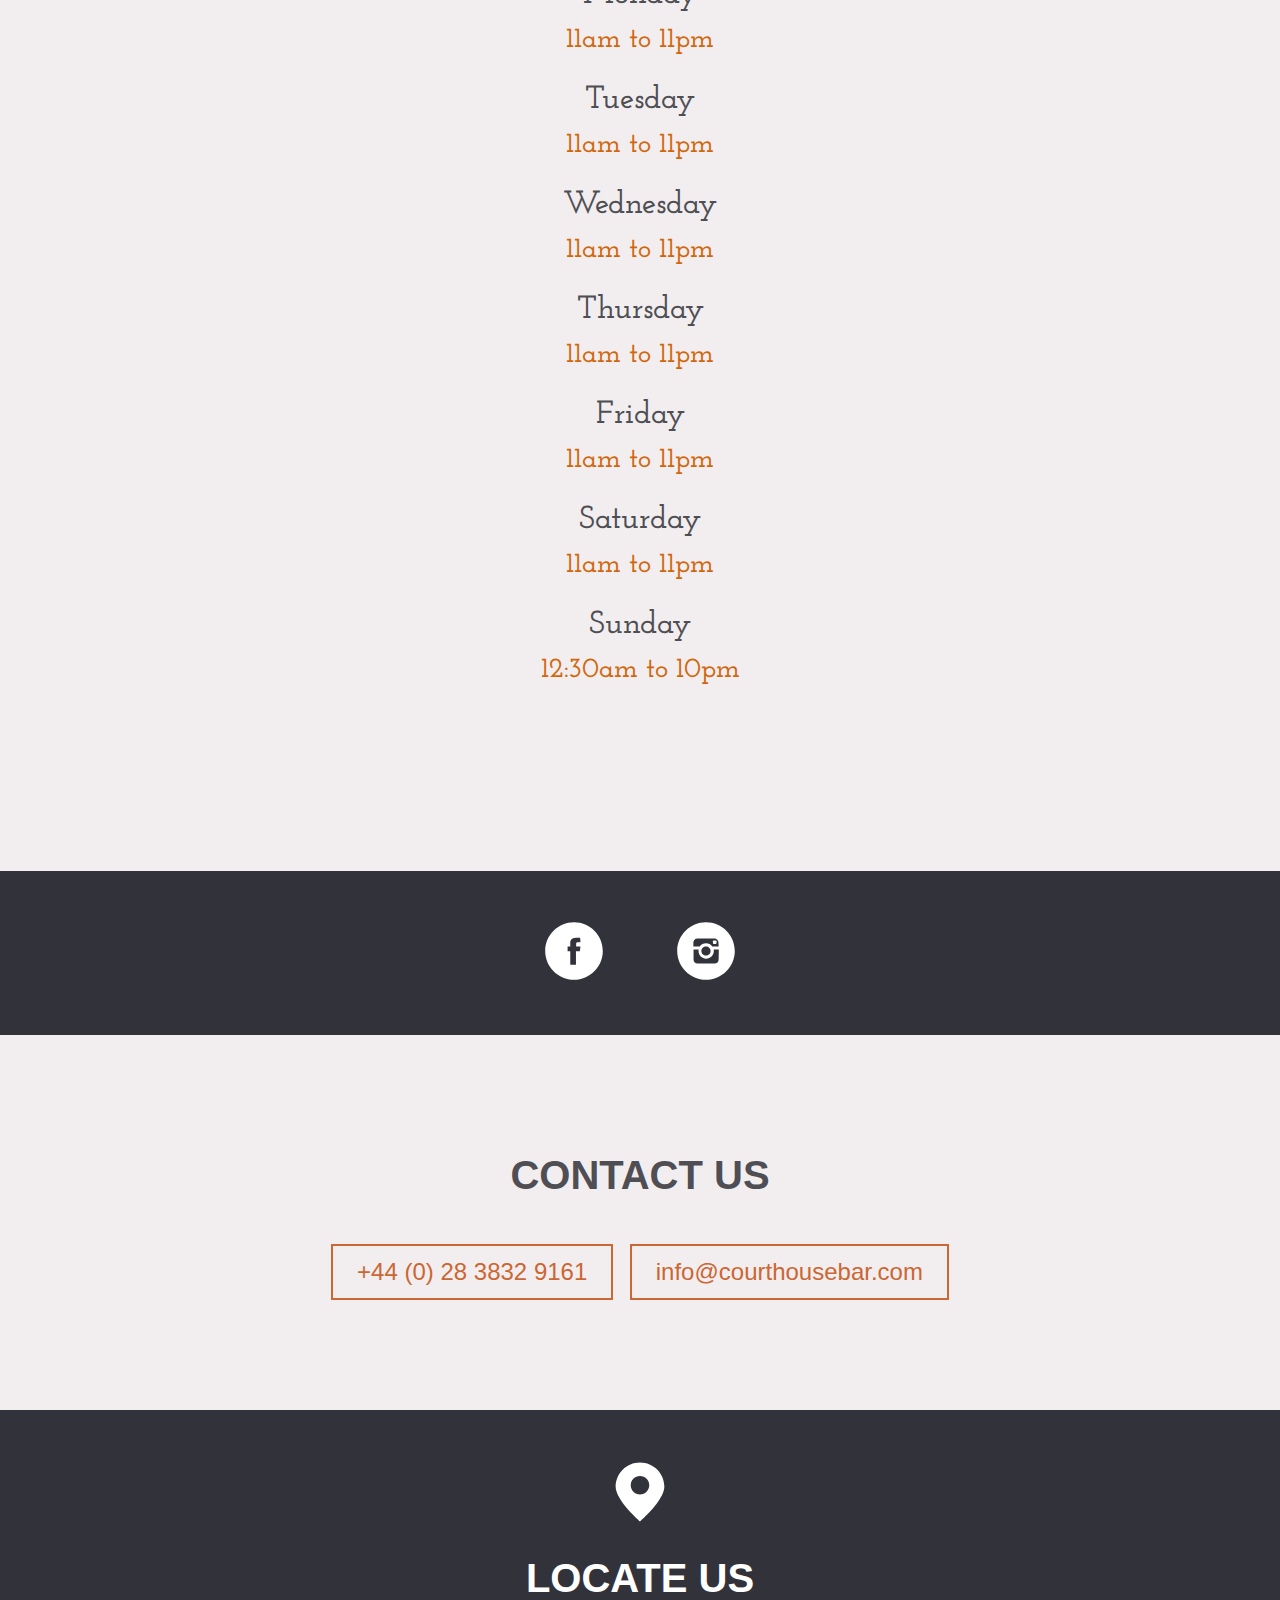
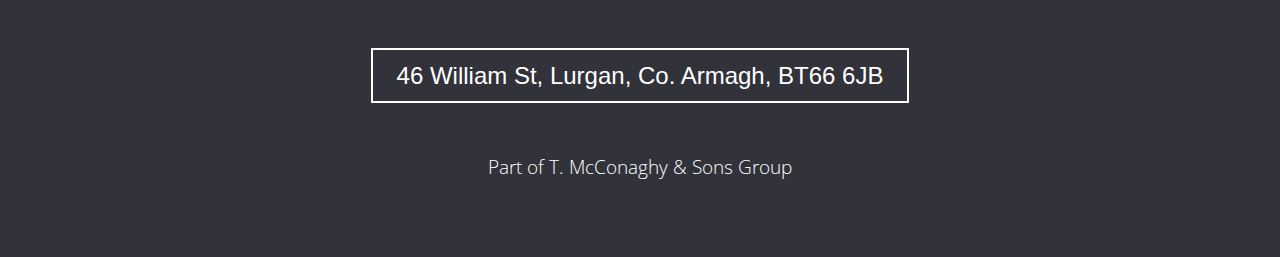
<file: off_license.html>
<!DOCTYPE html>
<html>
  <head>
    <meta charset="utf-8">
    <meta name="viewport" content="width=device-width, initial-scale=1.0">
    <link rel="stylesheet" href="css/normalize.css">
    <link rel="stylesheet" href="css/style.css">
    <link rel="stylesheet" href="css/offlicenseheader.css">
    <link href="https://fonts.googleapis.com/css?family=Open+Sans" rel="stylesheet">
    <link href="https://fonts.googleapis.com/css?family=Josefin+Slab:400,600" rel="stylesheet">
  </head>
    <body>
    <nav>
      <img class="logo" src="images/logo.svg">
      <ul>
							<a href="index.html">
        <li>
          
          Home
         
        </li>
								 </a>
							<a href="courtroom.html">
        <li>
          
          Courtroom
          
        </li>
								</a>
							 <a href="gallery.html">
        <li>
         
          The Gallery
          
        </li>
									</a>
							 <a href="library.html">
        <li>
         
          Library
         
        </li>
									 </a>
							 <a href="beergarden.html">
        <li>
         
          Beer Garden
         
        </li>
									 </a>
							<a href="menu.html">
        <li>
          
          Menu
          
        </li>
								</a>
							<a href="off_license.html">
        <li>
          
          Off Licence
          
        </li>
								</a>
							
								</a>
							<a href="info.html">
        <li>
          
          Info
          
        </li>
								</a>
						
      </ul>
    </nav>
      <header>
      
      </header>
      
      <section class="pquote">
        <p>
          Enter through the side entrance on Charles Street. Once inside you will find a massive range of drinks to suit every taste and pocket, with wall to wall refrigeration keeping thirst quenching drinks chilled and ready to be enjoyed.
        </p>
      </section>
      
      <section class="image_gallery">
        <div class="bgardens">
        
        </div>
        <div class="courtroom">
         
       
        </div>
        <div class="gallerybar">
          
        
        </div>
        <div class="library">
        
        
        </div>
      </section>
      
      <section class="maintext">
        <h1>
        Wine &amp Spirit Store
        </h1>
          <p>
          As well as value brands we stock a range of Super-Premium Spirits and a selection of exclusive connoisseur wines perfect for that special gift or a little self-indulgence.
          </p>
           <p>
            Throwing a cocktail party? Do it in style. We have the largest range of cocktail spirits and liqueurs over any other local store. Plus, equipment, glassware and advice from one of our bar’s cocktail mixologists.
            </p>
            <p>
            As part of an independent group we have increased purchasing power with our suppliers and pass on those savings to you. You have the peace of mind that you are always getting a good deal when you shop with us.
            </p>
            <p>
            Whatever your taste, our friendly staff are on hand to help and advise. With convenient parking and lots of offers in-store, the Courthouse Off-Sales gives you convenience and great value for money on all your favourite brands.
            </p>
        
        <hr>
        <section class="topsec">
        <h1>
        WINE &amp; SPIRIT STORE HOURS
        </h1>
    
        
        <p class="drink">
        Monday</p>
        
        <p class="abv">
        11am to 11pm
        </p>
        
        <p class="drink">
        Tuesday</p>
        
        <p class="abv">
        11am to 11pm
        </p>
        
        <p class="drink">
        Wednesday</p>
        
        <p class="abv">
        11am to 11pm
        </p>
      
        <p class="drink">
        Thursday</p>
        
        <p class="abv">
        11am to 11pm
        </p>
      
        <p class="drink">
        Friday</p>
        
        <p class="abv">
        11am to 11pm
        </p>
      
        <p class="drink">
        Saturday</p>
        
        <p class="abv">
        11am to 11pm
        </p>
        
        <p class="drink">
        Sunday</p>
        
        <p class="abv">
        12&#58;30am to 10pm
        </p>
        
        
        
        
      </section>
        
          
      </section>
      <section class="social">
      
      </section>
      <section class="social">
        
        <a href="https://www.facebook.com/courthouse.bar.5/">
        <img src="images/facebook.svg">
        </a>
        <a href="https://www.instagram.com/courthouselurgan/">
        <img src="images/instagram.svg">
        </a>
      
      </section>
      
      <section class="contact">
      <h1>
        Contact Us
      </h1>
      
      <a href="tel:+442838329161">
      <h2 class="conlink">
        
        +44 &#40;0&#41; 28 3832 9161
      
      </h2>
      </a>
        
        <a href="mailto:info@courthousebar.com">
        <h2 class="conlink">
          
        info@courthousebar.com
          
      </h2>
      </a>
      </section>
      
      <footer>
      <img src="images/locate.svg">
      <h1>
        Locate Us
      </h1>
      
      <a href="https://www.google.co.uk/maps/place/Courthouse+Bar/@54.465422,-6.336555,15z/data=!4m5!3m4!1s0x0:0xa7436ea5d7c31ff5!8m2!3d54.465422!4d-6.336555">
      <h2>
        
        46 William St, Lurgan, Co. Armagh, BT66 6JB
        
      </h2>
      </a>
      <p>
      <small>
        Part of T. McConaghy &amp; Sons Group
      </small>
      </p>
      </footer>
    

    </body>
    

</html>
</file>
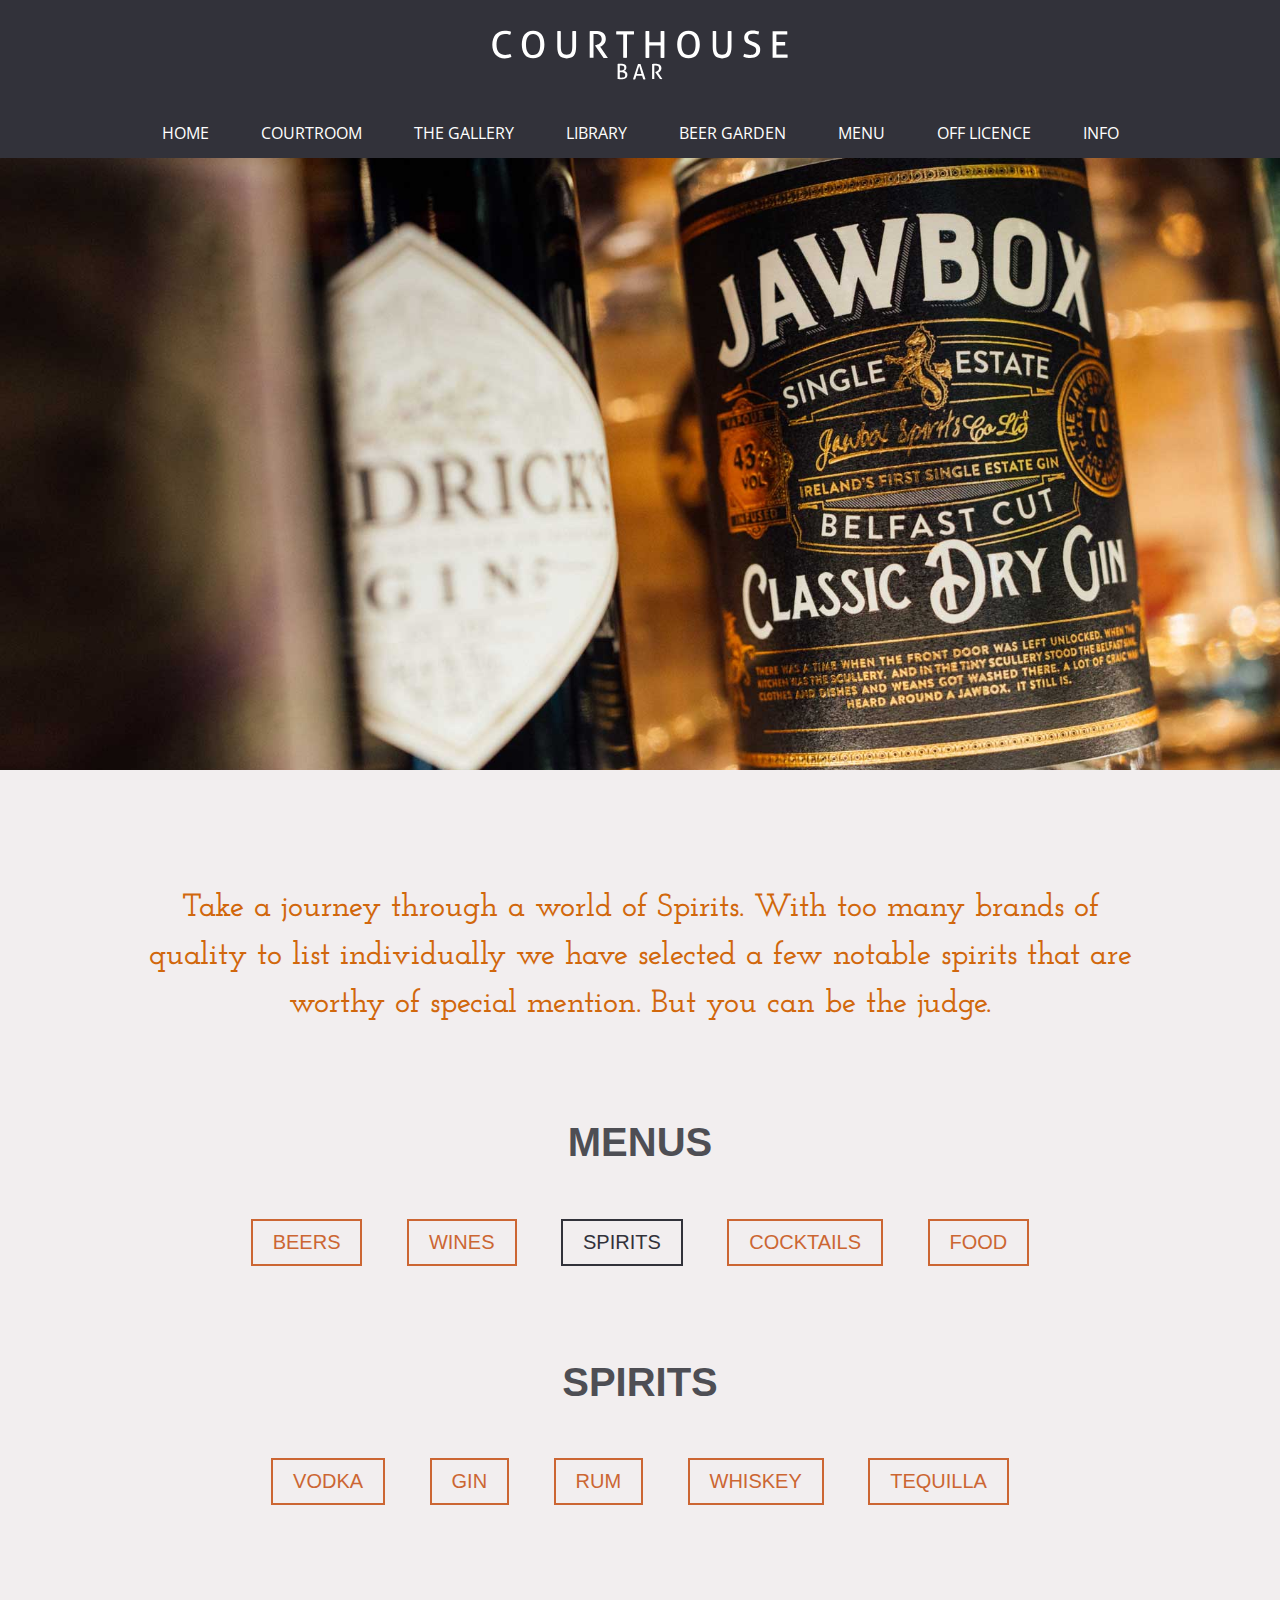
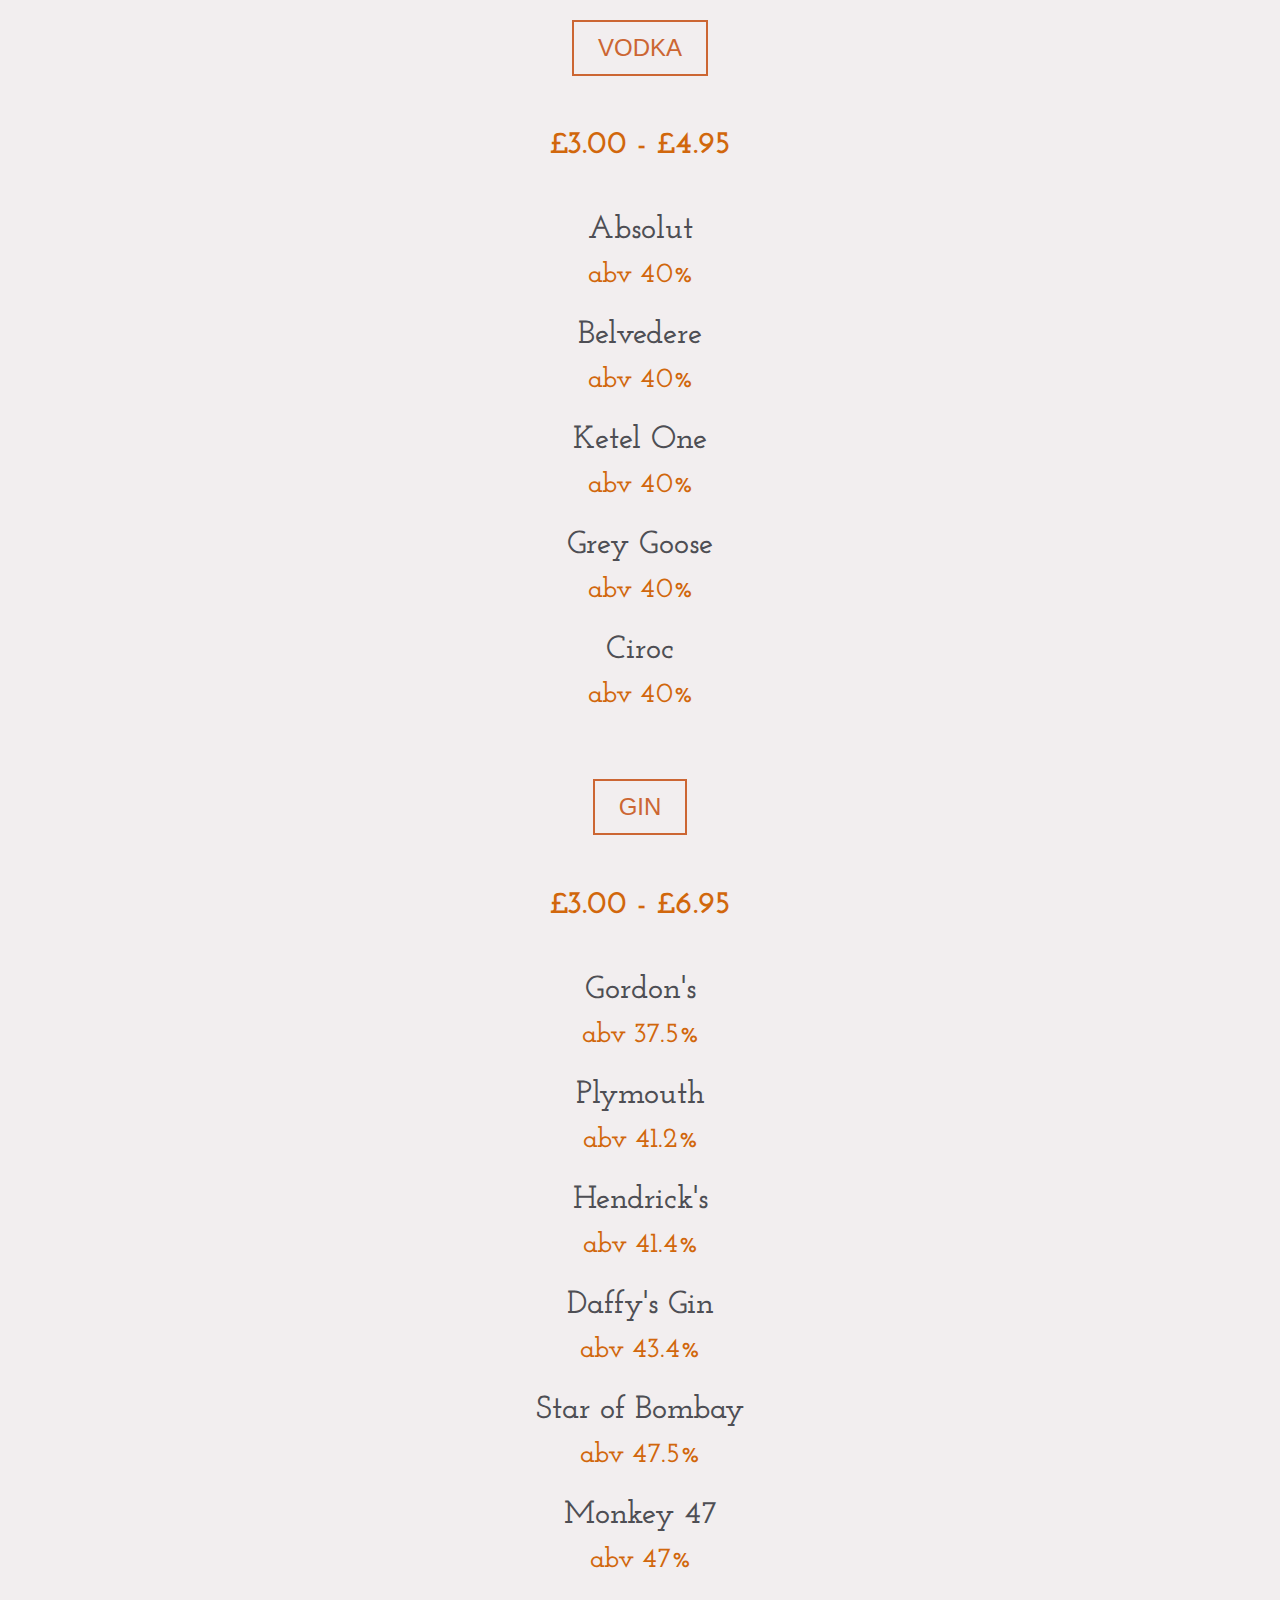
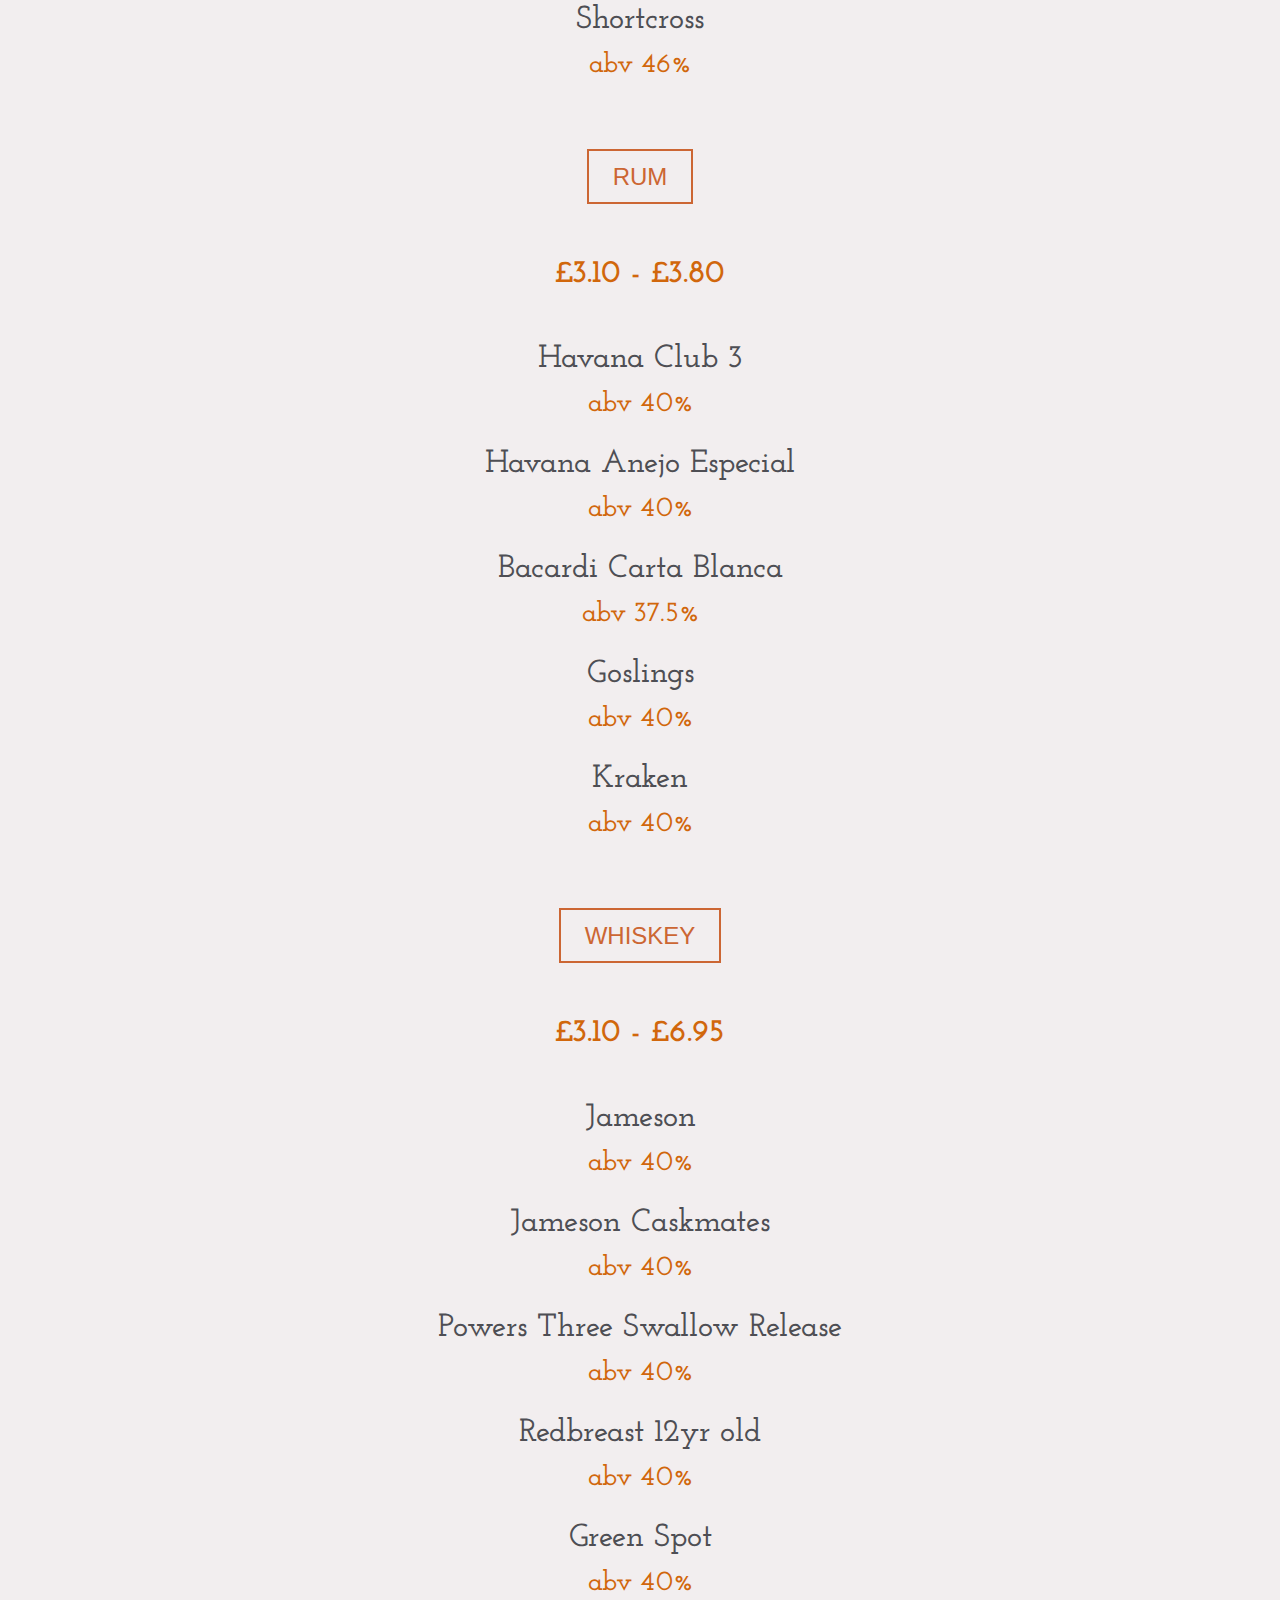
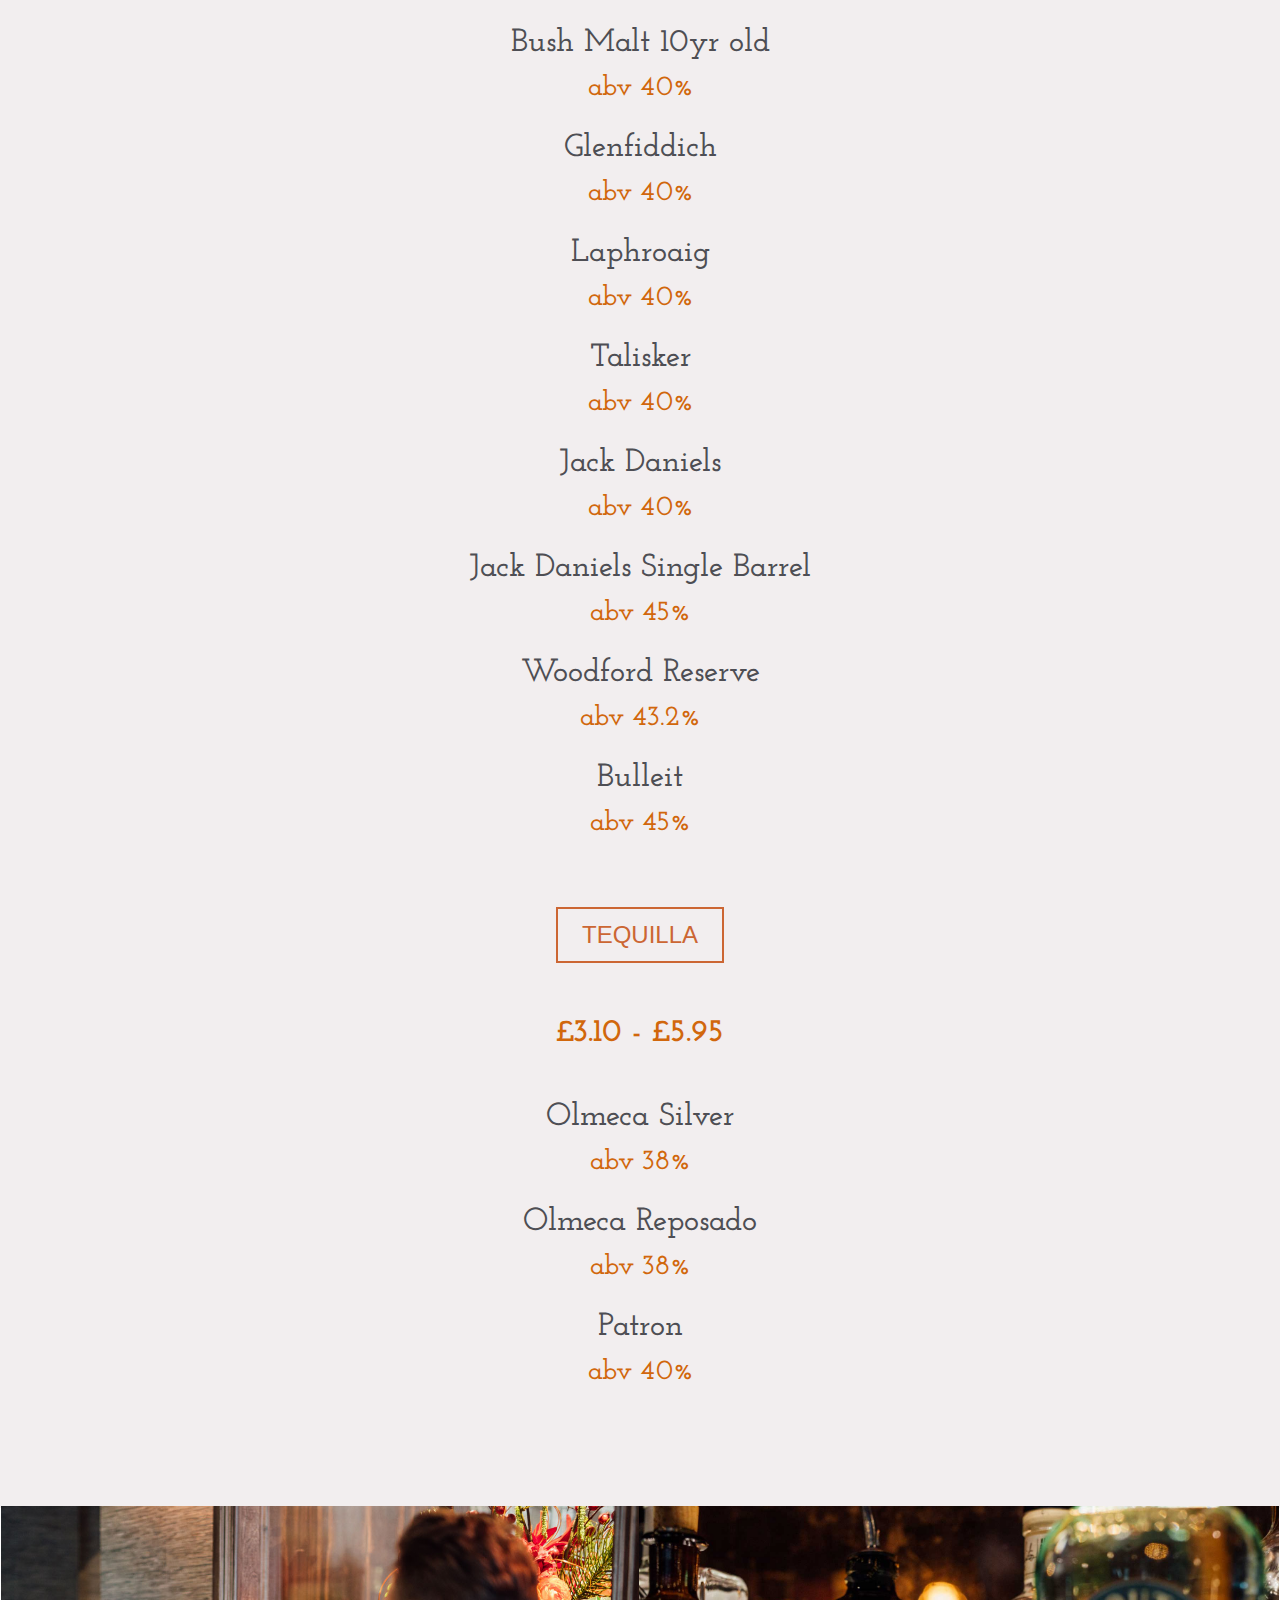
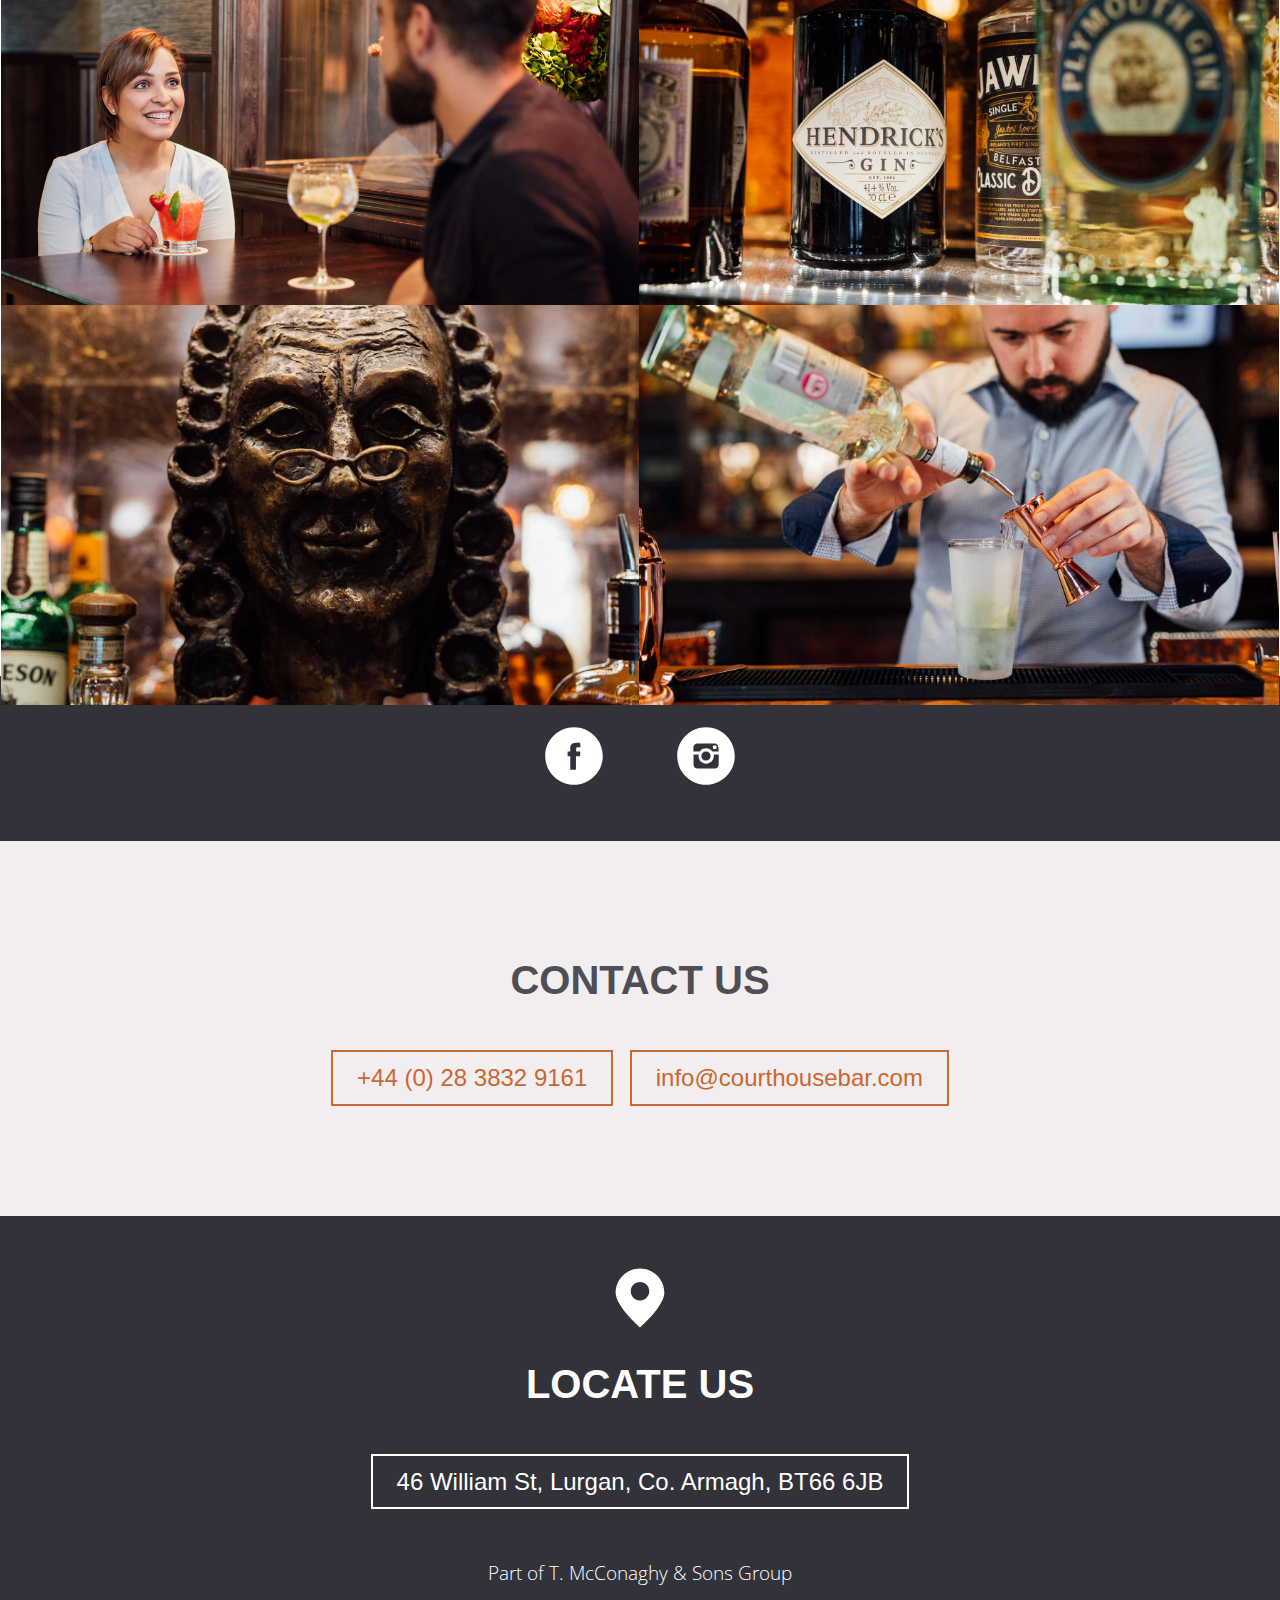
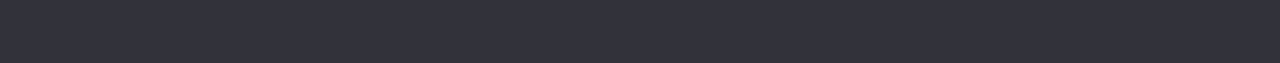
<file: spirits.html>
<!DOCTYPE html>
<html>
  <head>
    <meta charset="utf-8">
    <meta name="viewport" content="width=device-width, initial-scale=1.0">
    <link rel="stylesheet" href="css/normalize.css">
    <link rel="stylesheet" href="css/style.css">
    <link rel="stylesheet" href="css/spiritsheader.css">
    <link href="https://fonts.googleapis.com/css?family=Open+Sans" rel="stylesheet">
    <link href="https://fonts.googleapis.com/css?family=Josefin+Slab:400,600" rel="stylesheet">
  </head>
    <body>
    <nav>
      <img class="logo" src="images/logo.svg">
      <ul>
							<a href="index.html">
        <li>
          
          Home
         
        </li>
								 </a>
							<a href="courtroom.html">
        <li>
          
          Courtroom
          
        </li>
								</a>
							 <a href="gallery.html">
        <li>
         
          The Gallery
          
        </li>
									</a>
							 <a href="library.html">
        <li>
         
          Library
         
        </li>
									 </a>
							 <a href="beergarden.html">
        <li>
         
          Beer Garden
         
        </li>
									 </a>
							<a href="menu.html">
        <li>
          
          Menu
          
        </li>
								</a>
							<a href="off_license.html">
        <li>
          
          Off Licence
          
        </li>
								</a>
							
								</a>
							<a href="info.html">
        <li>
          
          Info
          
        </li>
								</a>
						
      </ul>
    </nav>
      <header>
      
      </header>
      
      <section class="topsec">
							
							<p class="spirits_quote">
          Take a journey through a world of Spirits. With too many brands of quality to list individually we have selected a few notable spirits that are worthy of special mention. But you can be the judge.
        </p>
							
							
        <h1>
        MENUS
        </h1>
         <div class="menu_buttons">
          <a href="beers.html">
          <h2>
            
            Beers
            
          </h2>
          </a>
          <a href="winelist.html">
          <h2>
            
            Wines
            
          </h2>
          </a>
        <a href="spirits.html" class="visiting">
        <h2 class="visiting">
            
            Spirits
            
          </h2>
          </a>
          <a href="cocktails.html">
        <h2>
            
            Cocktails
            
          </h2>
          </a>
          <a href="food.html">
          <h2>
            
            Food
            
          </h2>
          </a>
          </div>
        
        <h1>
        SPIRITS
        </h1>
        <div class="menu_buttons">
          <a href="#vodka" class="smoothScroll">
          <h2>
            
            VODKA
            
          </h2>
          </a>
          <a href="#gin" class="smoothScroll">
          <h2>
            
            GIN
            
          </h2>
          </a>
          <a href="#rum" class="smoothScroll">
        <h2>
            
            RUM
           
          </h2>
           </a>
        <a href="#whiskey" class="smoothScroll">
        <h2>
            
            WHISKEY
            
          </h2>
            </a>
          <a href="#tequilla" class="smoothScroll">
          <h2>
            
            TEQUILLA
            
          </h2>
          </a>
        </div>
        
        <h2 id="vodka" class="wines">
          VODKA
        </h2>
        
        <h3>
        &#163;3.00 &#45; &#163;4.95
        </h3>
        
        
        <p class="drink">
        Absolut
        </p>
        
        <p class="abv">
        abv 40%
        </p>
        
        <p class="drink">
        Belvedere</p>
        
        <p class="abv">
        abv 40%
        </p>
        
        <p class="drink">
        Ketel One</p>
        
        <p class="abv">
        abv 40%
        </p>
        
        <p class="drink">
        Grey Goose</p>
        
        <p class="abv">
        abv 40%
        </p>
        
        <p class="drink">
        Ciroc</p>
        
        <p class="abv">
        abv 40%
        </p>
        
        
        <h2 id="gin" class="wines">
          GIN
        </h2>
        
        <h3>
        &#163;3.00 &#45; &#163;6.95
        </h3>
      
        <p class="drink">
        Gordon&#39;s
        </p>
        <p class="abv">
        abv 37.5%
        </p>
        
        <p class="drink">
        Plymouth
        </p>
        <p class="abv">
        abv 41.2%
        </p>
        
        <p class="drink">
        Hendrick's
        </p>
        <p class="abv">
        abv 41.4%
        </p>
        
        <p class="drink">
        Daffy&#39;s Gin
        </p>
        <p class="abv">
        abv 43.4%
        </p>
        
         <p class="drink">
        Star of Bombay
        </p>
        <p class="abv">
        abv 47.5%
        </p>
        
         <p class="drink">
        Monkey 47
        </p>
        <p class="abv">
        abv 47%
        </p>
        
        <p class="drink">
        Shortcross
        </p>
        <p class="abv">
        abv 46%
        </p>
        
        <h2 id="rum" class="wines">
          RUM
        </h2>
        
        <h3>
        &#163;3.10 &#45; &#163;3.80
        </h3>
      
        <p class="drink">
        Havana Club 3
        </p>
        <p class="abv">
        abv 40%
        </p>
        
        <p class="drink">
        Havana Anejo Especial
        </p>
        <p class="abv">
        abv 40%
        </p>
        
        <p class="drink">
        Bacardi Carta Blanca
        </p>

        
        <p class="abv">
        abv 37.5%
        </p>
        
        <p class="drink">
        Goslings
        </p>
        
        <p class="abv">
        abv 40%
        </p>
        
        <p class="drink">
        Kraken
        </p>
        <p class="abv">
        abv 40%
        </p>
      
        
      
        <h2 id="whiskey" class="wines">
          WHISKEY
        </h2>
      
       
        
        <h3>
        &#163;3.10 &#45; &#163;6.95
        </h3>
      
        <p class="drink">
        Jameson
        
        <p class="abv">
        abv 40%
        </p>
        
        <p class="drink">
        Jameson Caskmates
        </p>
        
        <p class="abv">
        abv 40%
        </p>
        
        <p class="drink">
        Powers Three Swallow Release
        </p>
        
        <p class="abv">
        abv 40%
        </p>
        
        <p class="drink">
        Redbreast 12yr old
        </p>
        
        <p class="abv">
        abv 40%
        </p>
        
        <p class="drink">
        Green Spot
        </p>
        
        <p class="abv">
        abv 40%
        </p>
        
        <p class="drink">
        Bush Malt 10yr old
        </p>
        
        <p class="abv">
        abv 40%
        </p>
        
        <p class="drink">
        Glenfiddich
        </p>
        
        <p class="abv">
        abv 40%
        </p>
        
        <p class="drink">
        Laphroaig
        </p>
        
        <p class="abv">
        abv 40%
        </p>
        
        <p class="drink">
        Talisker
        </p>
        
        <p class="abv">
        abv 40%
        </p>
        
        <p class="drink">
        Jack Daniels
        </p>
        
        <p class="abv">
        abv 40%
        </p>
        
        <p class="drink">
        Jack Daniels Single Barrel
        </p>
        
        <p class="abv">
        abv 45%
        </p>
        
        <p class="drink">
        Woodford Reserve
        </p>
        
        <p class="abv">
        abv 43.2%
        </p>
        
        <p class="drink">
        Bulleit
        </p>
        
        <p class="abv">
        abv 45%
        </p>
        
        <h2 id="tequilla" class= "wines">
          TEQUILLA
        </h2>
      
        <h3>
        &#163;3.10 &#45; &#163;5.95
        </h3>
        
        
        <p class="drink">
        Olmeca Silver
        </p>
        
        <p class="abv">
        abv 38%
        </p>
        
         <p class="drink">
        Olmeca Reposado
        </p>
        
        <p class="abv">
        abv 38%
        </p>
        
        
         <p class="drink">
        Patron
        </p>
        
        <p class="abv">
        abv 40%
        </p>
        
        
      </section>
      
      <section class="image_gallery">
        <div class="bgardens">
        
        </div>
        <div class="courtroom">
         
       
        </div>
        <div class="gallerybar">
          
        
        </div>
        <div class="library">
        
        
        </div>
      </section>
      
     
      
      <section class="social">
      
      </section>
      <section class="social">
        
        <a href="https://www.facebook.com/courthouse.bar.5/">
        <img src="images/facebook.svg">
        </a>
        <a href="https://www.instagram.com/courthouselurgan/">
        <img src="images/instagram.svg">
        </a>
      
      </section>
      
      <section class="contact">
      <h1>
        Contact Us
      </h1>
      <a href="tel:+442838329161">
      <h2 class="conlink">
        
        +44 &#40;0&#41; 28 3832 9161
        
      </h2>
      </a>
      <a href="mailto:info@courthousebar.com">
        <h2 class="conlink">
          
        info@courthousebar.com
          
      </h2>
      </a>
      </section>
      
      <footer>
      <img src="images/locate.svg">
      <h1>
        Locate Us
      </h1>
      <a href="https://www.google.co.uk/maps/place/Courthouse+Bar/@54.465422,-6.336555,15z/data=!4m5!3m4!1s0x0:0xa7436ea5d7c31ff5!8m2!3d54.465422!4d-6.336555">
      <h2>
        
        46 William St, Lurgan, Co. Armagh, BT66 6JB
        
      </h2>
      </a>
      <p>
      <small>
        Part of T. McConaghy &amp; Sons Group
      </small>
      </p>
      </footer>
    

    </body>
    <script type="text/javascript" src="lib.js"></script>
    <script type="text/javascript" src="smoothscroll.js"></script>

</html>
</file>
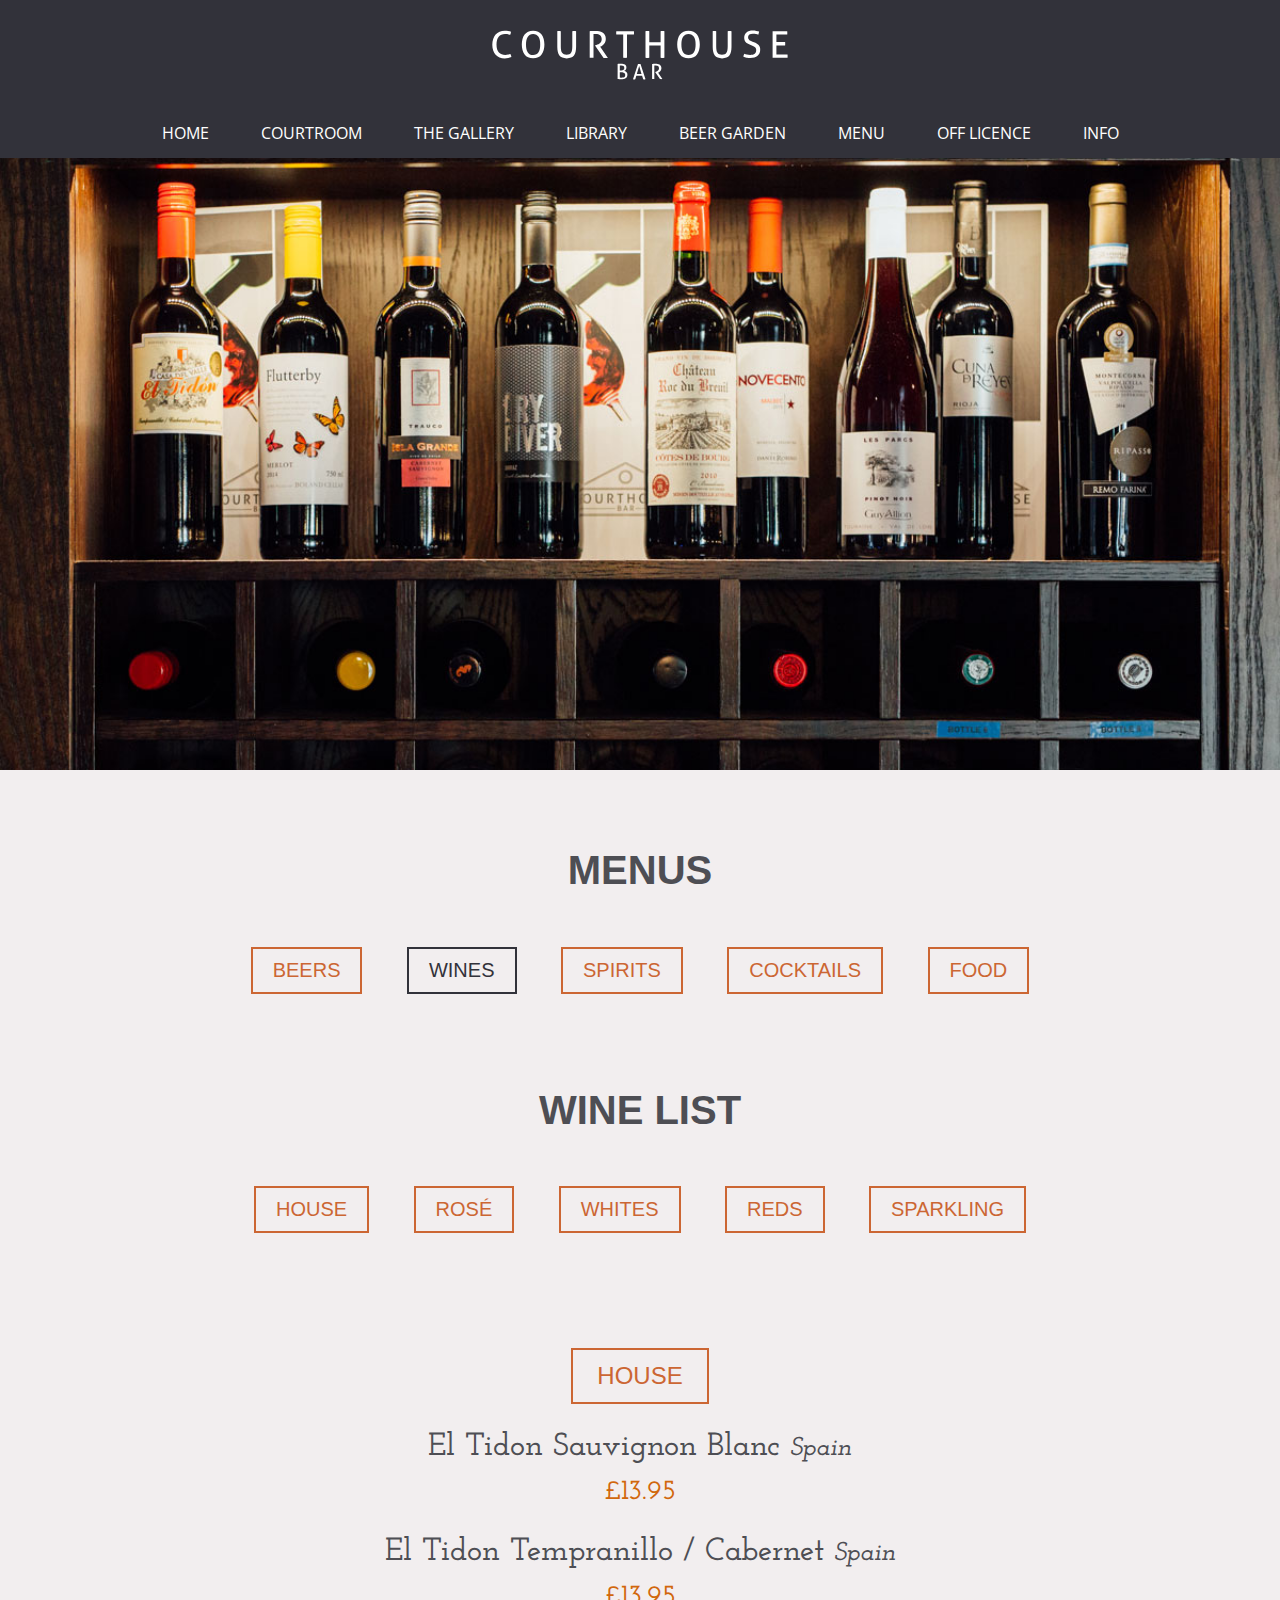
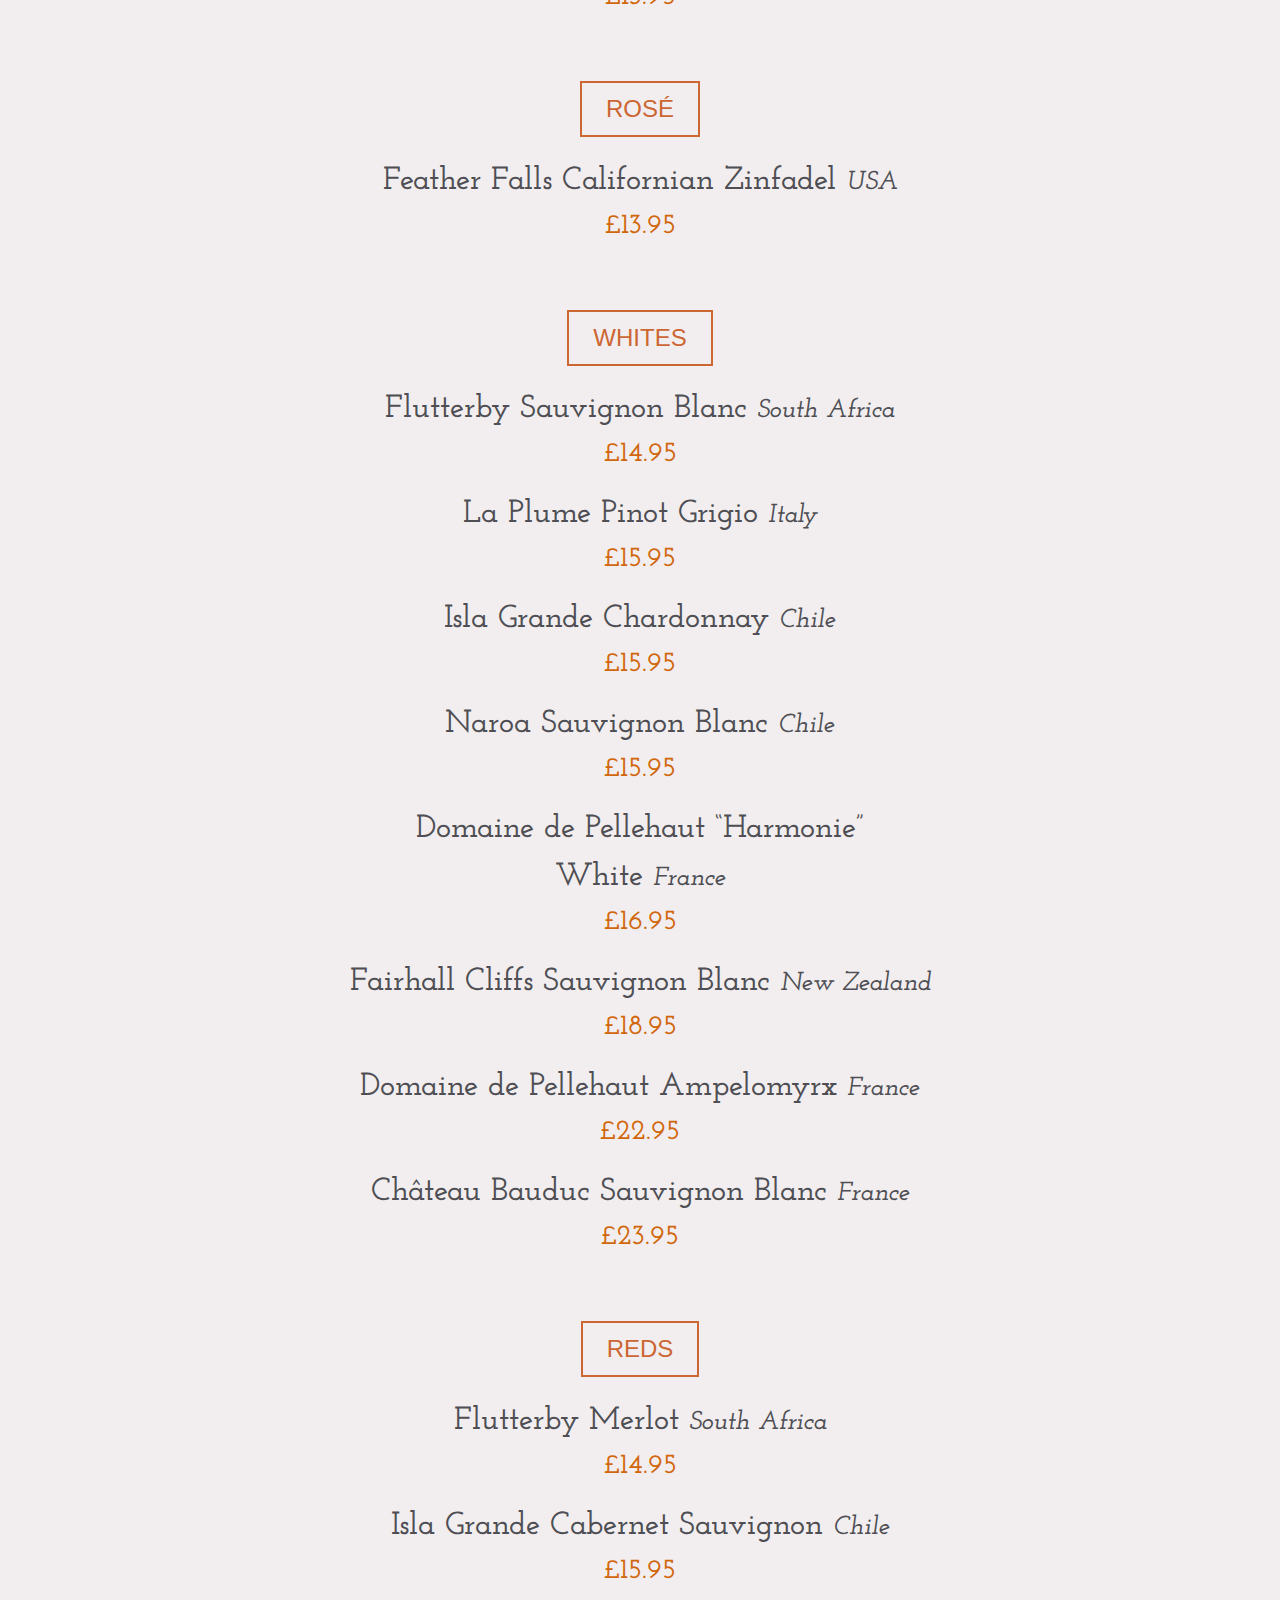
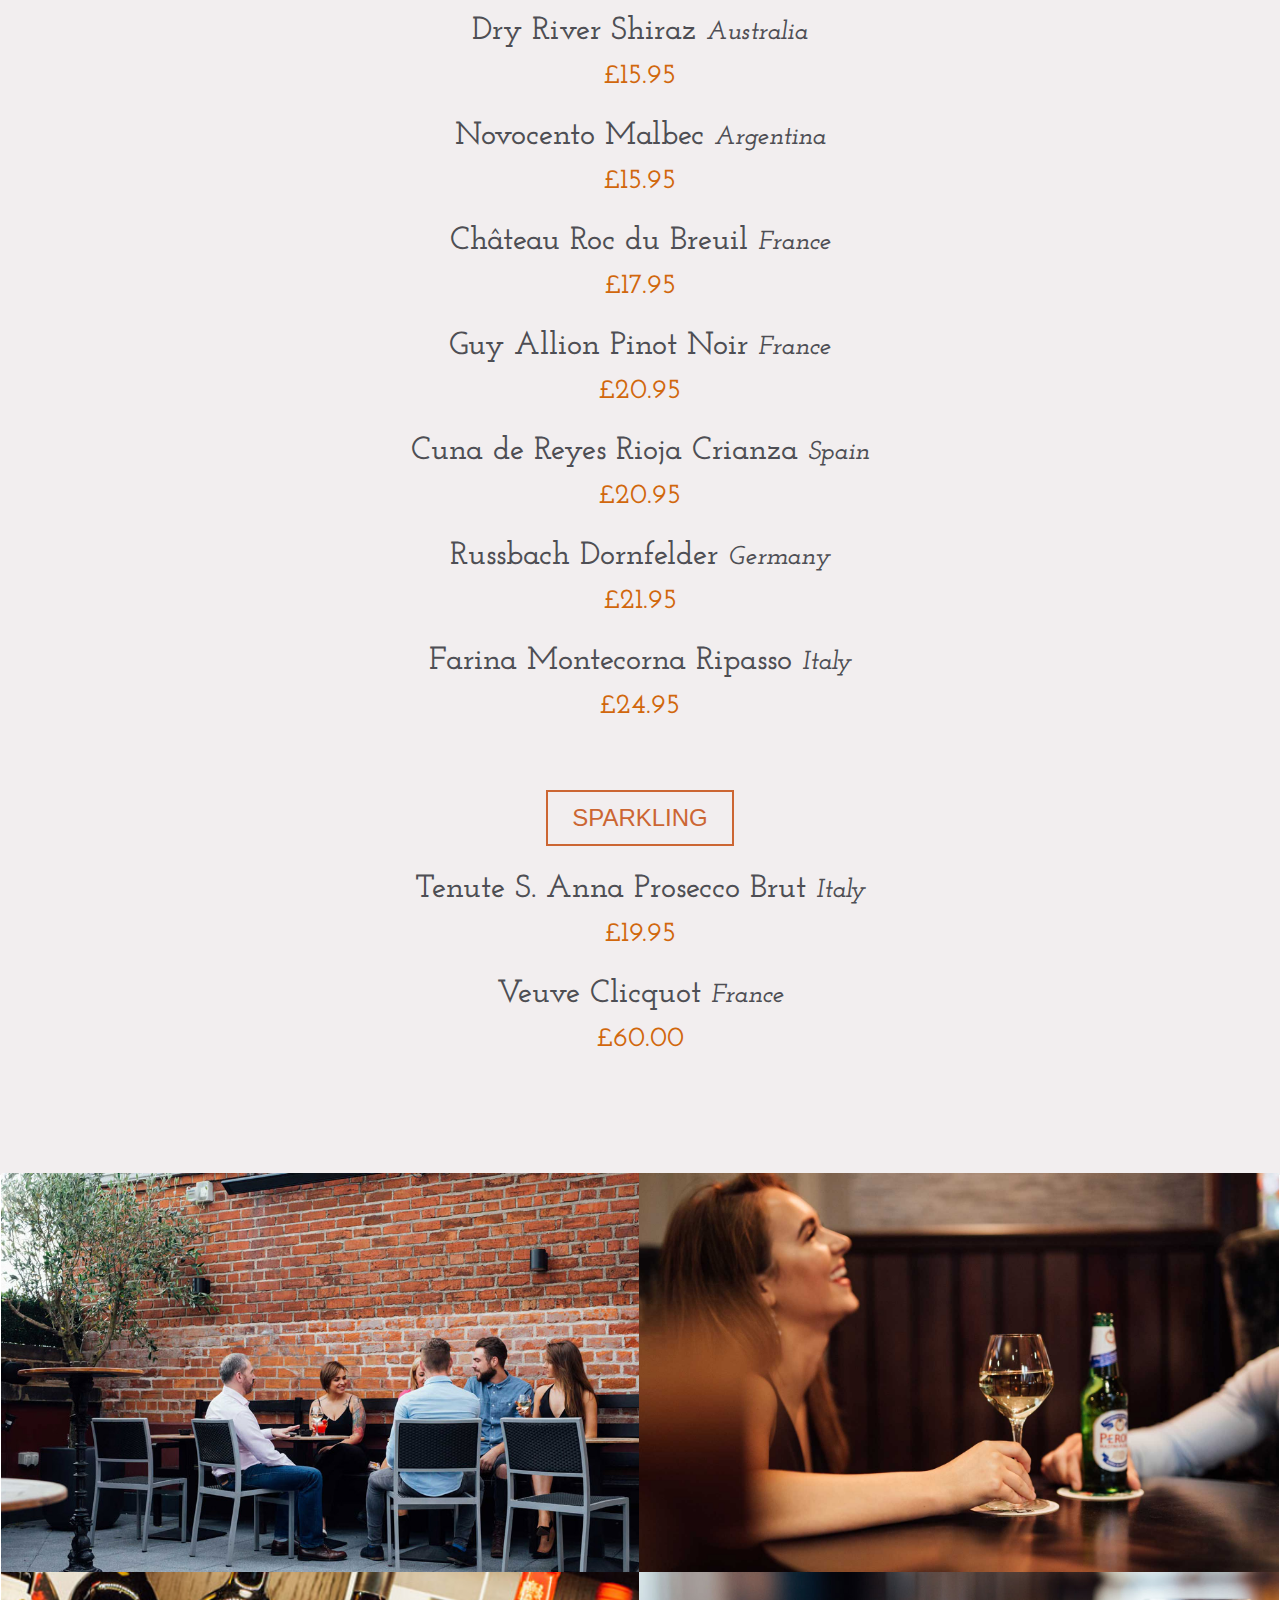
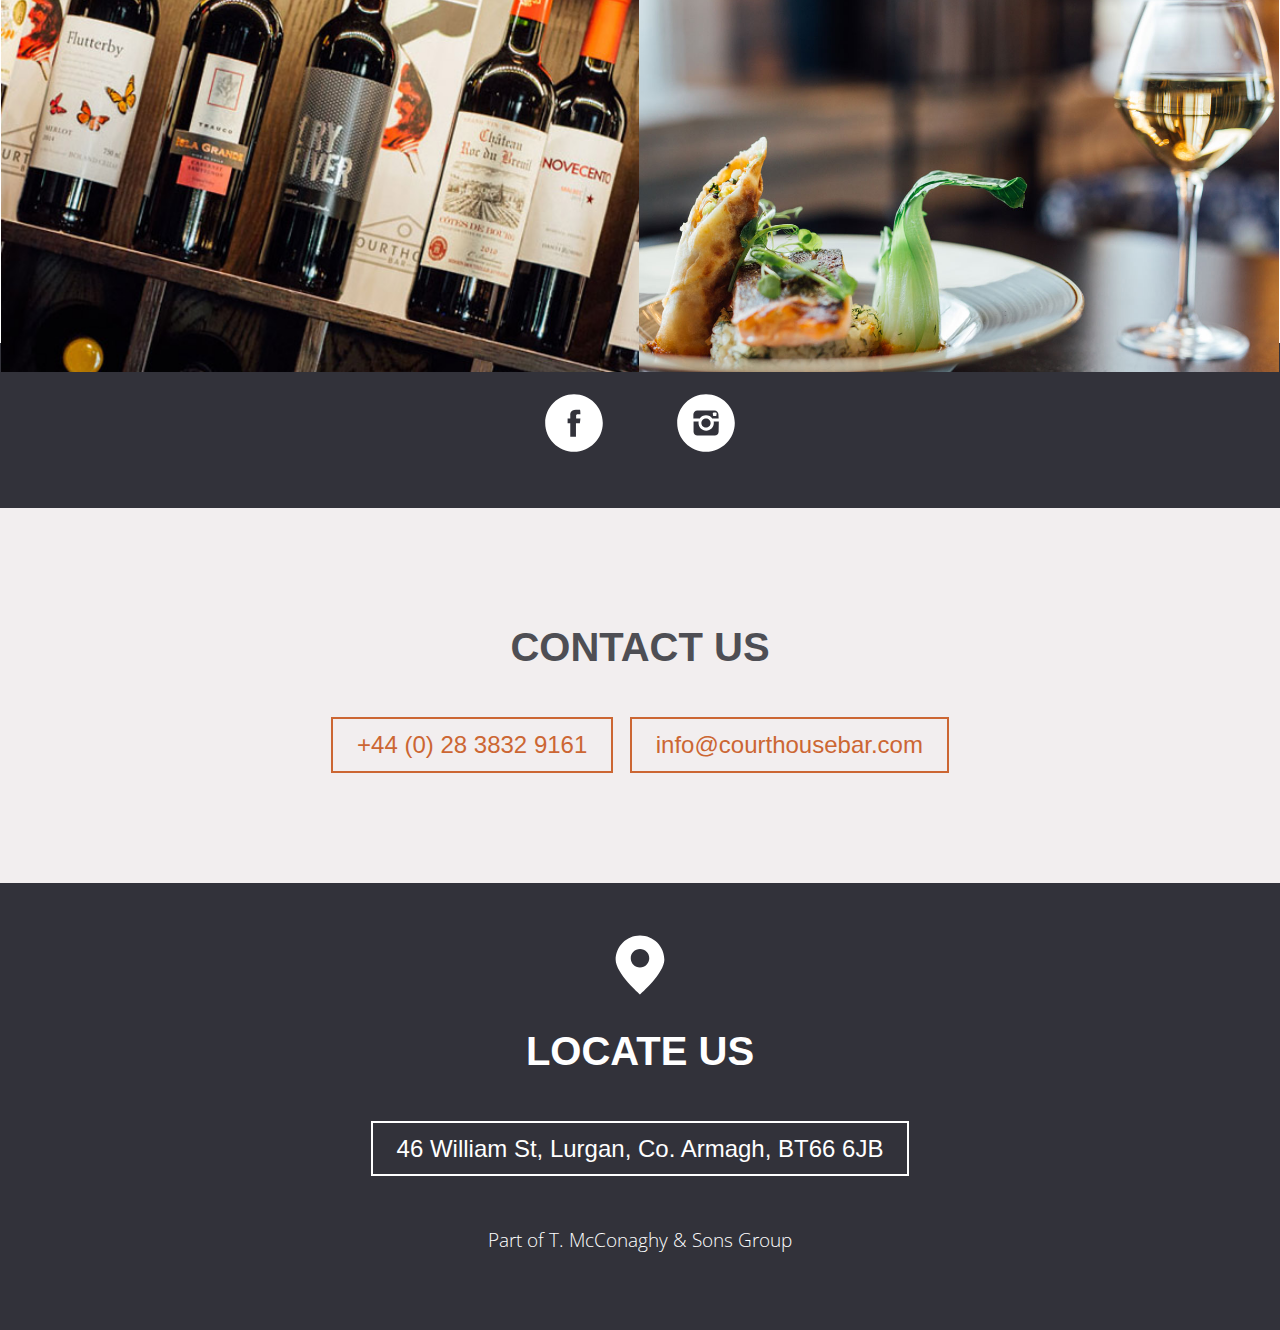
<file: winelist.html>
<!DOCTYPE html>
<html>
  <head>
    <meta charset="utf-8">
    <meta name="viewport" content="width=device-width, initial-scale=1.0">
    <link rel="stylesheet" href="css/normalize.css">
    <link rel="stylesheet" href="css/style.css">
    <link rel="stylesheet" href="css/winelistheader.css">
    <link href="https://fonts.googleapis.com/css?family=Open+Sans" rel="stylesheet">
    <link href="https://fonts.googleapis.com/css?family=Josefin+Slab:400,600" rel="stylesheet">
  </head>
    <body>
    <nav>
      <img class="logo" src="images/logo.svg">
      <ul>
							<a href="index.html">
        <li>
          
          Home
         
        </li>
								 </a>
							<a href="courtroom.html">
        <li>
          
          Courtroom
          
        </li>
								</a>
							 <a href="gallery.html">
        <li>
         
          The Gallery
          
        </li>
									</a>
							 <a href="library.html">
        <li>
         
          Library
         
        </li>
									 </a>
							 <a href="beergarden.html">
        <li>
         
          Beer Garden
         
        </li>
									 </a>
							<a href="menu.html">
        <li>
          
          Menu
          
        </li>
								</a>
							<a href="off_license.html">
        <li>
          
          Off Licence
          
        </li>
								</a>
							
								</a>
							<a href="info.html">
        <li>
          
          Info
          
        </li>
								</a>
						
      </ul>
    </nav>
      <header>
      
      </header>
      
      <section class="topsec">
        <h1>
        MENUS
        </h1>
         <div class="menu_buttons">
          <a href="beers.html" >
          <h2>
            
            Beers
            
          </h2>
          </a>
          <a href="winelist.html" class="visiting">
          <h2 class="visiting">
            
            Wines
            
          </h2>
          </a>
        <a href="spirits.html">
        <h2>
            
            Spirits
            
          </h2>
          </a>
          <a href="cocktails.html">
        <h2>
            
            Cocktails
            
          </h2>
          </a>
          <a href="food.html">
          <h2>
            
            Food
            
          </h2>
          </a>
          </div>
        
        <h1>
        WINE LIST
        </h1>
        <div class="menu_buttons">
          <a href="#house" class="smoothScroll">
          <h2>
            
            HOUSE
            
          </h2>
          </a>
          <a href="#rose" class="smoothScroll">
          <h2>
            
            ROSÉ
            
          </h2>
          </a>
          <a href="#whites" class="smoothScroll">
        <h2>
            
            WHITES
            
          </h2>
          </a>
          <a href="#reds" class="smoothScroll">
        <h2>
            
            REDS
            
          </h2>
          </a>
          <a href="#sparkling" class="smoothScroll">
          <h2>
            
            SPARKLING
            
          </h2>
          </a>
        </div>
        
        <h2 id="house" class="wines">
          HOUSE
        </h2>
        
        
        <p class="drink">
        El Tidon Sauvignon Blanc <i><small>Spain</small></i></p>
        
        <p class="abv">
        &#163;13.95
        </p>
        
        <p class="drink">
        El Tidon Tempranillo &#47; Cabernet <i><small>Spain</small></i></p>
        
        <p class="abv">
        &#163;13.95
        </p>
        
        <h2 id="rose" class="wines">
          ROSÉ
        </h2>
      
        <p class="drink">
        Feather Falls Californian Zinfadel <i><small>USA</small></i></p>
        
        <p class="abv">
        &#163;13.95
        </p>
        
        <h2 id="whites" class="wines">
          WHITES
        </h2>
      
        <p class="drink">
        Flutterby Sauvignon Blanc <i><small>South Africa</small></i></p>
        
        <p class="abv">
        &#163;14.95
        </p>
      
        <p class="drink">
        La Plume Pinot Grigio <i><small>Italy</small></i></p>
        
        <p class="abv">
        &#163;15.95
        </p>
        
        <p class="drink">
        Isla Grande Chardonnay <i><small>Chile</small></i></p>
        
        <p class="abv">
        &#163;15.95
        </p>
        
        <p class="drink">
        Naroa Sauvignon Blanc <i><small>Chile</small></i></p>
        
        <p class="abv">
        &#163;15.95
        </p>
        
        <p class="drink">
        Domaine de Pellehaut &ldquo;Harmonie&rdquo; <br>White <i><small>France</small></i></p>
        
        <p class="abv">
        &#163;16.95
        </p>
        
        <p class="drink">
        Fairhall Cliffs Sauvignon Blanc <i><small>New Zealand</small></i></p>
        
        <p class="abv">
        &#163;18.95
        </p>
        
        <p class="drink">
        Domaine de Pellehaut Ampelomyrx <i><small>France</small></i></p>
        
        <p class="abv">
        &#163;22.95
        </p>
        
        <p class="drink">
        Château Bauduc Sauvignon Blanc <i><small>France</small></i></p>
        
        <p class="abv">
        &#163;23.95
        </p>
        
        <h2 id="reds" class="wines">
          REDS
        </h2>
      
        <p class="drink">
        Flutterby Merlot <i><small>South Africa</small></i></p>
        
        <p class="abv">
        &#163;14.95
        </p>
      
        <p class="drink">
        Isla Grande Cabernet Sauvignon <i><small>Chile</small></i></p>
        
        <p class="abv">
        &#163;15.95
        </p>
        
        <p class="drink">
        Dry River Shiraz <i><small>Australia</small></i></p>
        
        <p class="abv">
        &#163;15.95
        </p>
        
        <p class="drink">
        Novocento Malbec <i><small>Argentina</small></i></p>
        
        <p class="abv">
        &#163;15.95
        </p>
        
        <p class="drink">
        Château Roc du Breuil <i><small>France</small></i></p>
        
        <p class="abv">
        &#163;17.95
        </p>
        
        <p class="drink">
        Guy Allion Pinot Noir <i><small>France</small></i></p>
        
        <p class="abv">
        &#163;20.95
        </p>
        
        <p class="drink">
        Cuna de Reyes Rioja Crianza <i><small>Spain</small></i></p>
        
        <p class="abv">
        &#163;20.95
        </p>
        
        <p class="drink">
        Russbach Dornfelder <i><small>Germany</small></i></p>
        
        <p class="abv">
        &#163;21.95
        </p>
        
        <p class="drink">
        Farina Montecorna Ripasso <i><small>Italy</small></i></p>
        
        <p class="abv">
        &#163;24.95
        </p>
        
        <h2 id="sparkling" class= "wines">
          SPARKLING
        </h2>
      
        <p class="drink">
        Tenute S. Anna Prosecco Brut <i><small>Italy</small></i></p>
        
        <p class="abv">
        &#163;19.95
        </p>
      
        <p class="drink">
        Veuve Clicquot <i><small>France</small></i></p>
        
        <p class="abv">
        &#163;60.00
        </p>
        
      </section>
      
      <section class="image_gallery">
        <div class="bgardens">
        
        </div>
        <div class="courtroom">
         
       
        </div>
        <div class="gallerybar">
          
        
        </div>
        <div class="library">
        
        
        </div>
      </section>
      
      
      
      
      <section class="social">
      
      </section>
      <section class="social">
        
        <a href="https://www.facebook.com/courthouse.bar.5/">
        <img src="images/facebook.svg">
        </a>
        <a href="https://www.instagram.com/courthouselurgan/">
        <img src="images/instagram.svg">
        </a>
      
      </section>
      
      <section class="contact">
      <h1>
        Contact Us
      </h1>
      <a href="tel:+442838329161">
      <h2 class="conlink">
        
        +44 &#40;0&#41; 28 3832 9161
        
      </h2>
      </a>
        <a href="mailto:info@courthousebar.com">
        <h2 class="conlink">
          
        info@courthousebar.com
          
      </h2>
      </a>
      </section>
      
      <footer>
      <img src="images/locate.svg">
      <h1>
        Locate Us
      </h1>
      <a href="https://www.google.co.uk/maps/place/Courthouse+Bar/@54.465422,-6.336555,15z/data=!4m5!3m4!1s0x0:0xa7436ea5d7c31ff5!8m2!3d54.465422!4d-6.336555">
      <h2>
        
        46 William St, Lurgan, Co. Armagh, BT66 6JB
        
      </h2>
      </a>
      <p>
      <small>
        Part of T. McConaghy &amp; Sons Group
      </small>
      </p>
      </footer>
    

    </body>
    <script type="text/javascript" src="lib.js"></script>
    <script type="text/javascript" src="smoothscroll.js"></script>

</html>
</file>
<file: css/style.css>
html  {
  overflow-x:hidden;
}

/**-------SECTIONS-------**/

body  {
  text-align: center;

}

body p  {
  max-width: 80%;
}

body h1  {
  max-width: 80%;
}
body h2 {
  max-width: 80%;
}


.cap	{
	
	font-size: 1.5em;
	padding: 1em 0 2em 0;
	line-height: 1.75em;
	padding-bottom: 2em;
}

nav {
  width:100%;
  background-color: #32323a;
  margin: 0px;
  margin-bottom: -1em;
	
}






small	p {
	color: #32323a;
	font-size: 1.5em;
	padding: 1em 0 0 0;
	
}


#christmas{
	margin-top: 2em;
}

nav img { 
  width: 30%;
  max-width: 300px;
  min-width:200px;
  display:block;
  margin-left: auto;
  margin-right: auto;
  padding-top: 30px;
  padding-bottom: 10px;
}

nav ul  {
  font-family: 'Open Sans', 'helvetica',  sans-serif;
  list-style: none;
  display: block;
  margin-left: auto;
  margin-right: auto;
  padding: 0;
  text-align: center;
	max-width: 95%;
 
}

nav li {
  display: inline-block;
  color: white;
  margin: 1em 1.5em;;
  text-transform: uppercase;
  font-size: 1em;
}

.gethere	{
	margin-top: 2em;
}

header  {
  width: 100%;

 
     
}

iframe	{
	
	width: 100%; 
	height:523px;
	
	overflow-x: hidden;
	
	
	
}




video	{
	margin: 0 auto;
	display: block;
	width: 100%;
}


.pquote{
  background-color: #f2eeef;
  margin-top: -33px;
}


.pquote p {
  
  font-family: 'Josefin Slab', serif;
  font-weight: 600;
  color:#d1670c;
  text-align: center;
  padding-top: 120px;
  padding-bottom: 120px;
  font-size: 2em;
}

.topsec{
  background-color: #f2eeef;;
  margin: -28px auto 31px auto;
  padding: 50px 0 100px;
}



.maintext {
  
  background-color:#f2eeef;
  padding: 4em 0;
}

.image_gallery  { 
  margin-top: -30px;
  margin-bottom: -2px;
  margin-left:auto;
  margin-right:auto;
  width: 100%;
  
}

.social { width 100%
height: 100%;
background-color: #32323a;}

.contact  {
  margin-top: ;
  padding-top: 90px;
  padding-bottom: 120px;
  background-color: #f2eeef;
}

footer  {
  text-align: center;
  margin-top: -30px;
  background-color: #32323a;
  padding: 50px 0;
  
  
}

.menu_buttons{
  max-width: 90%;
  margin-left: auto;
  margin-right:auto;
  padding-bottom: 50px;
}

.xmas{
  padding-top: 20px;
  padding-bottom: 20px;
  
}

.xmas_price
{
  padding-top: 20px;
}


.spirits_quote{
	padding: 2em 0;
}


/**-------TYPOGRAPHY--------**/

h1  {
  color:#4e4e54;
  font-size: 2.5em;
  width: 400px;
  margin-left:auto;
  margin-right: auto;
  text-align: center;
  text-transform: uppercase;
}

h2  {
  font-weight:200;
  color: #cc6633;
  display: inline-block;
  margin-left: auto;
  margin-right: auto;
  text-align: center;
  border: solid;
  border-width: 2px;
  padding: .5em 1em;
  align-content: center;
  
}

.topsec .wines  {
  margin-top:2em;
}

.topsec .wines:hover  {
  color: #cc6633;
  background-color: rgba(0,0,0,0.0);
}


.topsec h3  {
  font-family: 'josefin slab', serif;
  font-size: 2em;
  color: #d1670c;
  padding-bottom: 10px;
}

p {
  font-size: 2em;
  line-height: 1.5em;
  width: 80%;
  margin-left: auto;
  margin-right: auto;
  font-family: 'josefin slab', serif;
  font-weight: 600;
  color:#d1670c;
  text-align: center;
  display: block;
  vertical-align: middle;
  
}

.topsec p {
  margin:0 auto;
  max-width: 90%;
}



.abv  {
  padding-bottom: 15px;
  color:#d1670c;
  font-size:1.75em;
}

.drink {
  font-size: 2em;
  color: #4e4e54
  
}

.maintext h2  {
  text-transform: uppercase;
}

.image_gallery h3 {
  margin-top: -2px;
  margin-left: auto;
  margin-right: auto;
  vertical-align: middle;
  color: white;
  text-transform: uppercase;
  font-size: 2em;
  padding-top: 200px;
  padding-bottom: 200px;
}

.image_gallery h3:hover {
  transition: .5s;
   -webkit-transform: scale(1.5);
    -ms-transform: scale(1.5);
        transform: scale(1.5);
}

footer p  {
  font-family: 'Open Sans', 'helvetica',  sans-serif;
  color: white;
  font-weight: 100;
  font-size: 1.5em;
}

footer h2{
  color: white;
}

footer h2 a {
  color: white;
}

footer h1{
  color: white;
}

footer h2 a:hover {
  color: #4e4e54;
}



p small {
  line-height: 10px;
}

small i {
  color:#4e4e54;
  font-weight: 100;
}

.info	{
	padding-top: 1.5em;
}

/**---------LINKS-------**/

nav a {
  color: white;
}

nav a li:hover { color: #cc6633;
  transition: .25s;
}

a {
  text-decoration: none;
  
}


h2 a{
  
  color:#cc6633;
  
}


.conlink  {
margin-right: .25em;
margin-left: .25em;

}

.menu_buttons  {
  padding-top: 10px;
}

.menu_buttons h2  {
  margin-right: .25em;
  margin-left: .25em;
  text-transform: uppercase;
  font-size: 1.25em;
}

.menu_buttons h2:hover  {
  background-color: rgba(204,102,0,1);
}

body h2:hover {
  background-color: rgba(204,102,0,1);
  transition: .25s;
  color: #f2eeef;
  border-color: #cc6633;
  
  
}

footer h2:hover {
  background-color: #ffffff;
  border-color: #ffffff;
  color:#32323a;
  transition: .25s;
}

.menu_buttons a {
  padding: 25px 15px;
}

.visiting {
  color: #32323a;
}

.menu_buttons .visiting:hover {
  color:#32323a;
  background-color: rgba(0,0,0,0.0);
}






/**--------IMAGES--------**/


.social img {
  width: 4em;
  display: inline-block;
  padding: 3em 2em;
}

.social img:hover {
  
   -webkit-transform: scale(1.1);
    -ms-transform: scale(1.1);
        transform: scale(1.1);
        transition: .5s;
}


.image_gallery div {
  
  width: 50%;
  height: 400px;
  background-repeat: no-repeat;
  background-size: cover;
  margin:-3px;
  display:inline-block;

}


.gallerybar {
  background-image: url(../images/gallerybar.jpg)
}

.bgardens {
  background-image: url(../images/beergardens.jpg)
}
.library {
  background-image: url(../images/library.jpg)
}

.courtroom {
  background-image: url(../images/courtroom.jpg)
}


.image_gallery img  {
  width:100%;
}

footer img  {
    width: 4em;
}


/*-------MEDIA_QUERIES-------*/

@media  screen and (max-width: 573px) {
  
  html  {
  overflow-x:hidden;
}
  
 
  nav ul  {
    padding: 5px 0 10px 0;
    display: block;
  }
  
  nav li  {
    display: block;
  }
  

  
  .image_gallery div {
  
  width: 100%;
  height: 400px;
  background-repeat: no-repeat;
  background-size: cover;
  margin:-2px;
  display:inline-block;

}
  
  h1  {
    
    font-size: 2em;
    max-width: 80%;
  }
  
  p {
    font-size: 1.75em;
    max-width:80%;
  }
  
  .pquote p {
    
    font-size: 1.75em;

  }
  
  
  h2  {
  padding: .5em;
}

  
  footer h2{
    width: 80%;
    
  }
  
  .maintext h2{
    width: 80%;
  }
  .menu_buttons h2 {display: block;
  margin-left: auto;
  margin-right: auto;
  }
}






@media  screen and (max-width: 768px) {
  .image_gallery div {
  
  width: 100%;
  height: 400px;
  background-repeat: no-repeat;
  background-size: cover;
  margin:-2px;
  display:inline-block;}
  
  
  nav ul  {
    padding: 5px 0 10px 0;
    display: block;
  }
  
  nav li  {
    display: block;

  }
 
  }

@media  screen and (max-width: 920px) {

  nav ul  {
    padding: 5px 0 10px 0;
    display: block;
  }
  
  nav li  {
    display: block;

  }
  
  .image_gallery div {
  
  width: 100%;
  height: 400px;
  background-repeat: no-repeat;
  background-size: cover;
  margin:-2px;
  display:inline-block;}
  
  
 
  }




@media  screen and (max-width: 1125px) {

  nav ul  {
    padding: 5px 0 10px 0;
    display: block;
  }
  
  nav li  {
    display: block;

  }
  
  
  
 
  }



	@media only screen and (max-width : 400px) {
iframe	{
	
	width: 400px; 
	height:175px;
	
	
	
}
}


	/* @media only screen and (max-width : 400px) {
iframe	{
	
display: none;
	
	
	
}
		
		header	{
			height: 300px;
			width:100%;
			background: url(../images/front.jpg);
			background-size: cover;
			background-repeat: no-repeat;
			background-position: center;
		}

		
		
		
}

*/
</file>
<file: css/beergardenheader.css>
header  {
  width: 100%;
  height:40em;
  background: url(../images/beergardens.jpg) no-repeat 100%;
  background-position: center;
    margin-left: auto;
    margin-right: auto;
    background-size: cover;
     
}

.gallerybar {
  background-image: url(../images/for-beer-garden.jpg)
}

.bgardens {
  background-image: url(../images/beergardens1.jpg)
}
.library {
  background-image: url(../images/beergardens6.jpg)
}

.courtroom {
  background-image: url(../images/beergardens2.jpg)
}
</file>
<file: css/beersheader.css>
header  {
  width: 100%;
  height:40em;
  background: url(../images/beers7.jpg) no-repeat 100%;
  background-position: center;
    margin-left: auto;
    margin-right: auto;
    background-size: cover;
     
}

.gallerybar {
  background-image: url(../images/beers4.jpg)
}

.bgardens {
  background-image: url(../images/beers.jpg)
}
.library {
  background-image: url(../images/night11.jpg)
}

.courtroom {
  background-image: url(../images/gallery8.jpg)
}

.social  {
  margin-top:-30px;
}
</file>
<file: css/cocktailsheader.css>
header  {
  width: 100%;
  height:40em;
  background: url(../images/cocktails.jpg) no-repeat 100%;
  background-position: center;
    margin-left: auto;
    margin-right: auto;
    background-size: cover;
     
}

.gallerybar {
  background-image: url(../images/cocktails2.jpg)
}

.bgardens {
  background-image: url(../images/cocktails8.jpg)
}
.library {
  background-image: url(../images/cocktails1.jpg)
}

.courtroom {
  background-image: url(../images/cocktails3.jpg)
}

.social  {
  margin-top:-30px;
}
</file>
<file: css/courtroomheader.css>
header  {
  width: 100%;
  height:40em;
  background: url(../images/courtroom.jpg) no-repeat 100%;
  background-position: center;
    margin-left: auto;
    margin-right: auto;
    background-size: cover;
     
}

.gallerybar {
  background-image: url(../images/courtroom4.jpg)
}

.bgardens {
  background-image: url(../images/courtroom2.jpg)
}
.library {
  background-image: url(../images/night11.jpg)
}

.courtroom {
  background-image: url(../images/courtroom9.jpg)
}
</file>
<file: css/foodheader.css>
header  {
  width: 100%;
  height:40em;
  background: url(../images/food.jpg) no-repeat 100%;
  background-position: center;
    margin-left: auto;
    margin-right: auto;
    background-size: cover;
     
}

.gallerybar {
  background-image: url(../images/food3.jpg)
}

.bgardens {
  background-image: url(../images/library9.jpg)
}
.library {
  background-image: url(../images/food4.jpg)
}

.courtroom {
  background-image: url(../images/food1.jpg)
}

.social  {
  margin-top:-30px;
}
</file>
<file: css/galleryheader.css>
header  {
  width: 100%;
  height:40em;
  background: url(../images/gallerybar.jpg) no-repeat 100%;
  background-position: center;
    margin-left: auto;
    margin-right: auto;
    background-size: cover;
     
}

.gallerybar {
  background-image: url(../images/gallery9.jpg)
}

.bgardens {
  background-image: url(../images/gallery7.jpg)
}
.library {
  background-image: url(../images/gallery8.jpg)
}

.courtroom {
  background-image: url(../images/night12.jpg)
}
</file>
<file: css/infoheader.css>
header  {
  width: 100%;
  height:40em;
  background: url(../images/C75_3050a.jpg) no-repeat 100%;
  background-position: center;
    margin-left: auto;
    margin-right: auto;
    background-size: cover;
     
}

.gallerybar {
  background-image: url(../images/cocktails8.jpg)
}

.bgardens {
  background-image: url(../images/night12.jpg)
}
.library {
  background-image: url(../images/night17.jpg)
}

.courtroom {
  background-image: url(../images/food1.jpg)
}

.social  {
  margin-top:-30px;
}
</file>
<file: css/libraryheader.css>
header  {
  width: 100%;
  height:40em;
  background: url(../images/library.jpg) no-repeat 100%;
  background-position: center;
    margin-left: auto;
    margin-right: auto;
    background-size: cover;
     
}

.gallerybar {
  background-image: url(../images/library4.jpg)
}

.bgardens {
  background-image: url(../images/library2.jpg)
}
.library {
  background-image: url(../images/library9.jpg)
}

.courtroom {
  background-image: url(../images/library6.jpg)
}
</file>
<file: css/menuheader.css>
header  {
  width: 100%;
  height:40em;
  background: url(../images/menus1.jpg) no-repeat 100%;
  background-position: center;
    margin-left: auto;
    margin-right: auto;
    background-size: cover;
     
}

.gallerybar {
  background-image: url(../images/menus7.jpg)
}

.bgardens {
  background-image: url(../images/menus4.jpg)
}
.library {
  background-image: url(../images/food7.jpg)
}

.courtroom {
  background-image: url(../images/menus8.jpg)
}
</file>
<file: css/offlicenseheader.css>
header  {
  width: 100%;
  height:40em;
  background: url(../images/For-off-sales-1.jpg) no-repeat 100%;
  background-position: center;
    margin-left: auto;
    margin-right: auto;
    background-size: cover;
     
}

.gallerybar {
  background-image: url(../images/for-off-sales-4.jpg)
}

.bgardens {
  background-image: url(../images/for-off-sales-3.jpg)
}
.library {
  background-image: url(../images/for-off-sales-5.jpg)
}

.courtroom {
  background-image: url(../images/for-off-sales-6.jpg)
}

.social  {
  margin-top:-30px;
}
</file>
<file: css/spiritsheader.css>
header  {
  width: 100%;
  height:40em;
  background: url(../images/spirits2.jpg) no-repeat 100%;
  background-position: center;
    margin-left: auto;
    margin-right: auto;
    background-size: cover;
     
}

.gallerybar {
  background-image: url(../images/spirits4.jpg)
}

.bgardens {
  background-image: url(../images/spirits1.jpg)
}
.library {
  background-image: url(../images/spirits3.jpg)
}

.courtroom {
  background-image: url(../images/spirits.jpg)
}

.social  {
  margin-top:-30px;
}
</file>
<file: css/winelistheader.css>
header  {
  width: 100%;
  height:40em;
  background: url(../images/winelist.jpg) no-repeat 100%;
  background-position: center;
    margin-left: auto;
    margin-right: auto;
    background-size: cover;
     
}

.gallerybar {
  background-image: url(../images/winelist13.jpg) 
}

.bgardens {
  background-image: url(../images/beergardens2.jpg)
}
.library {
  background-image: url(../images/winelist7.jpg)
}

.courtroom {
  background-image: url(../images/winelist3.jpg)
}

.social  {
  margin-top:-30px;
}
</file>
